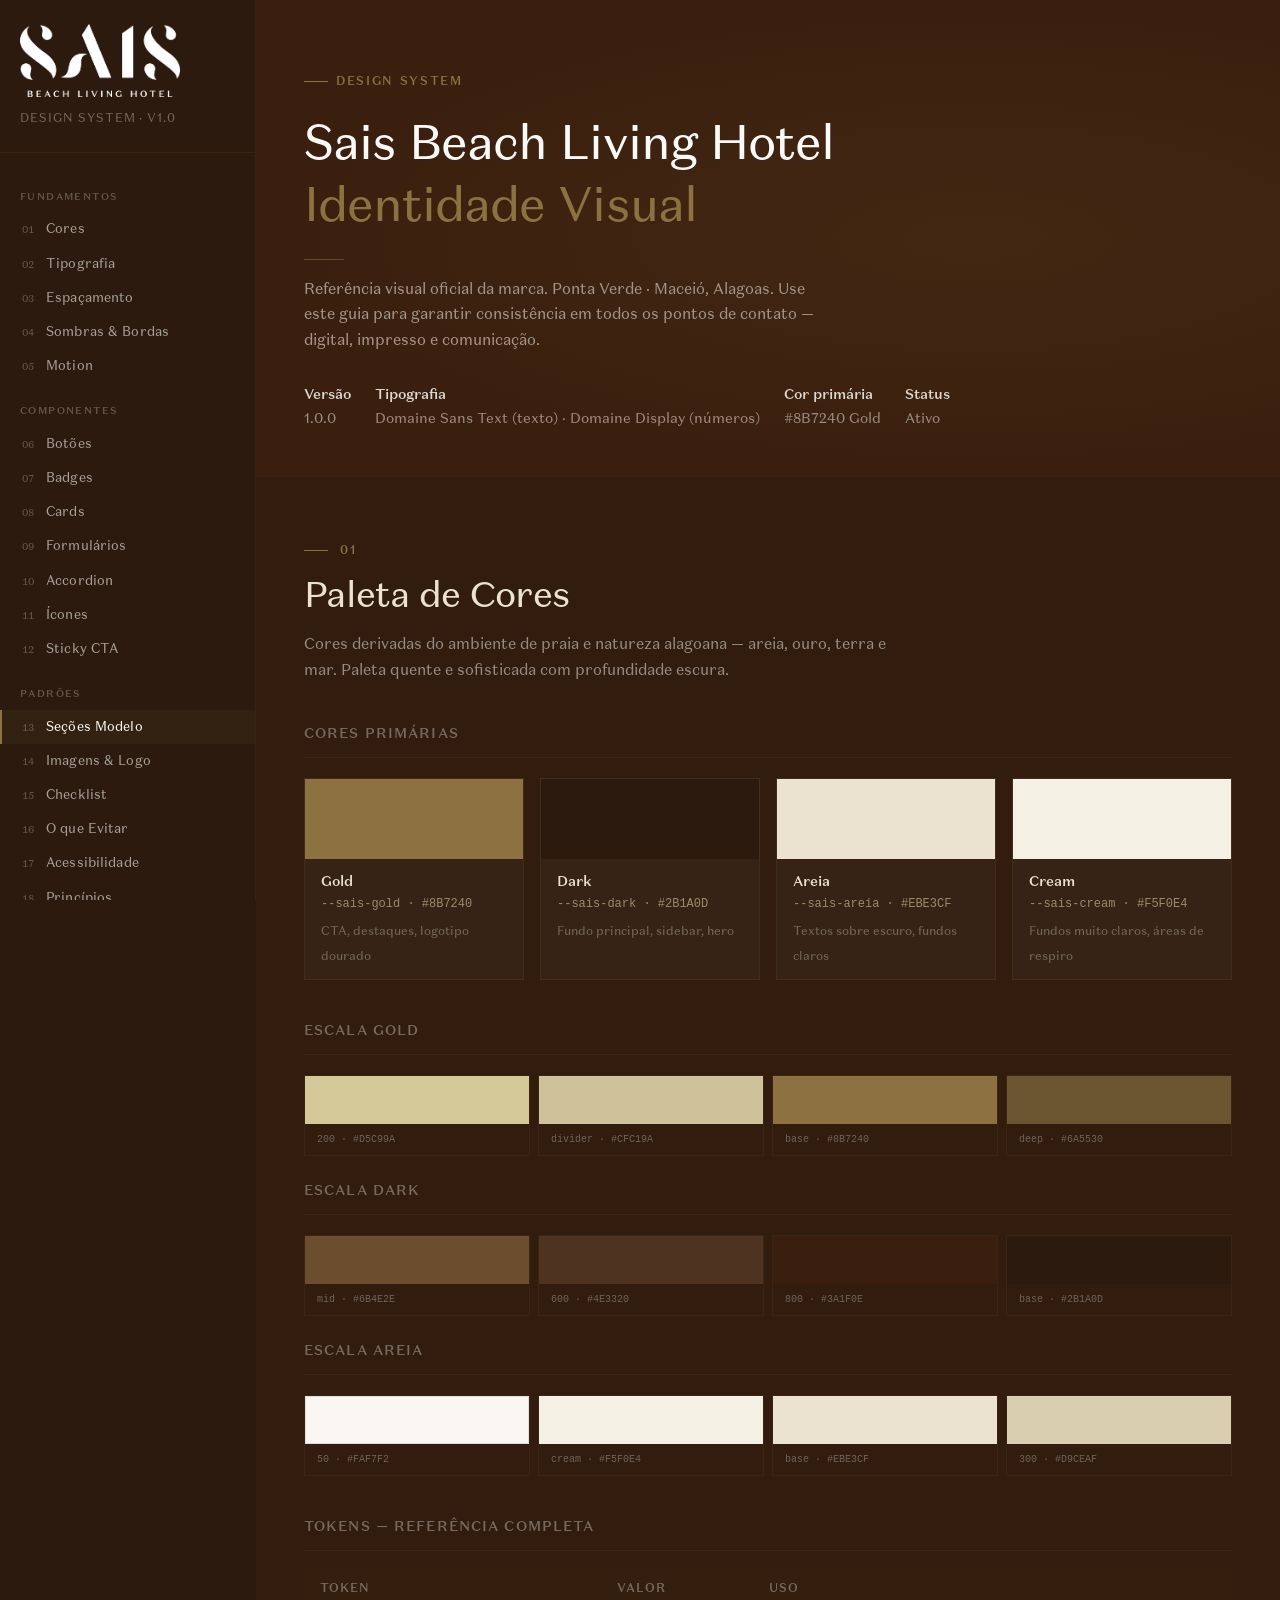
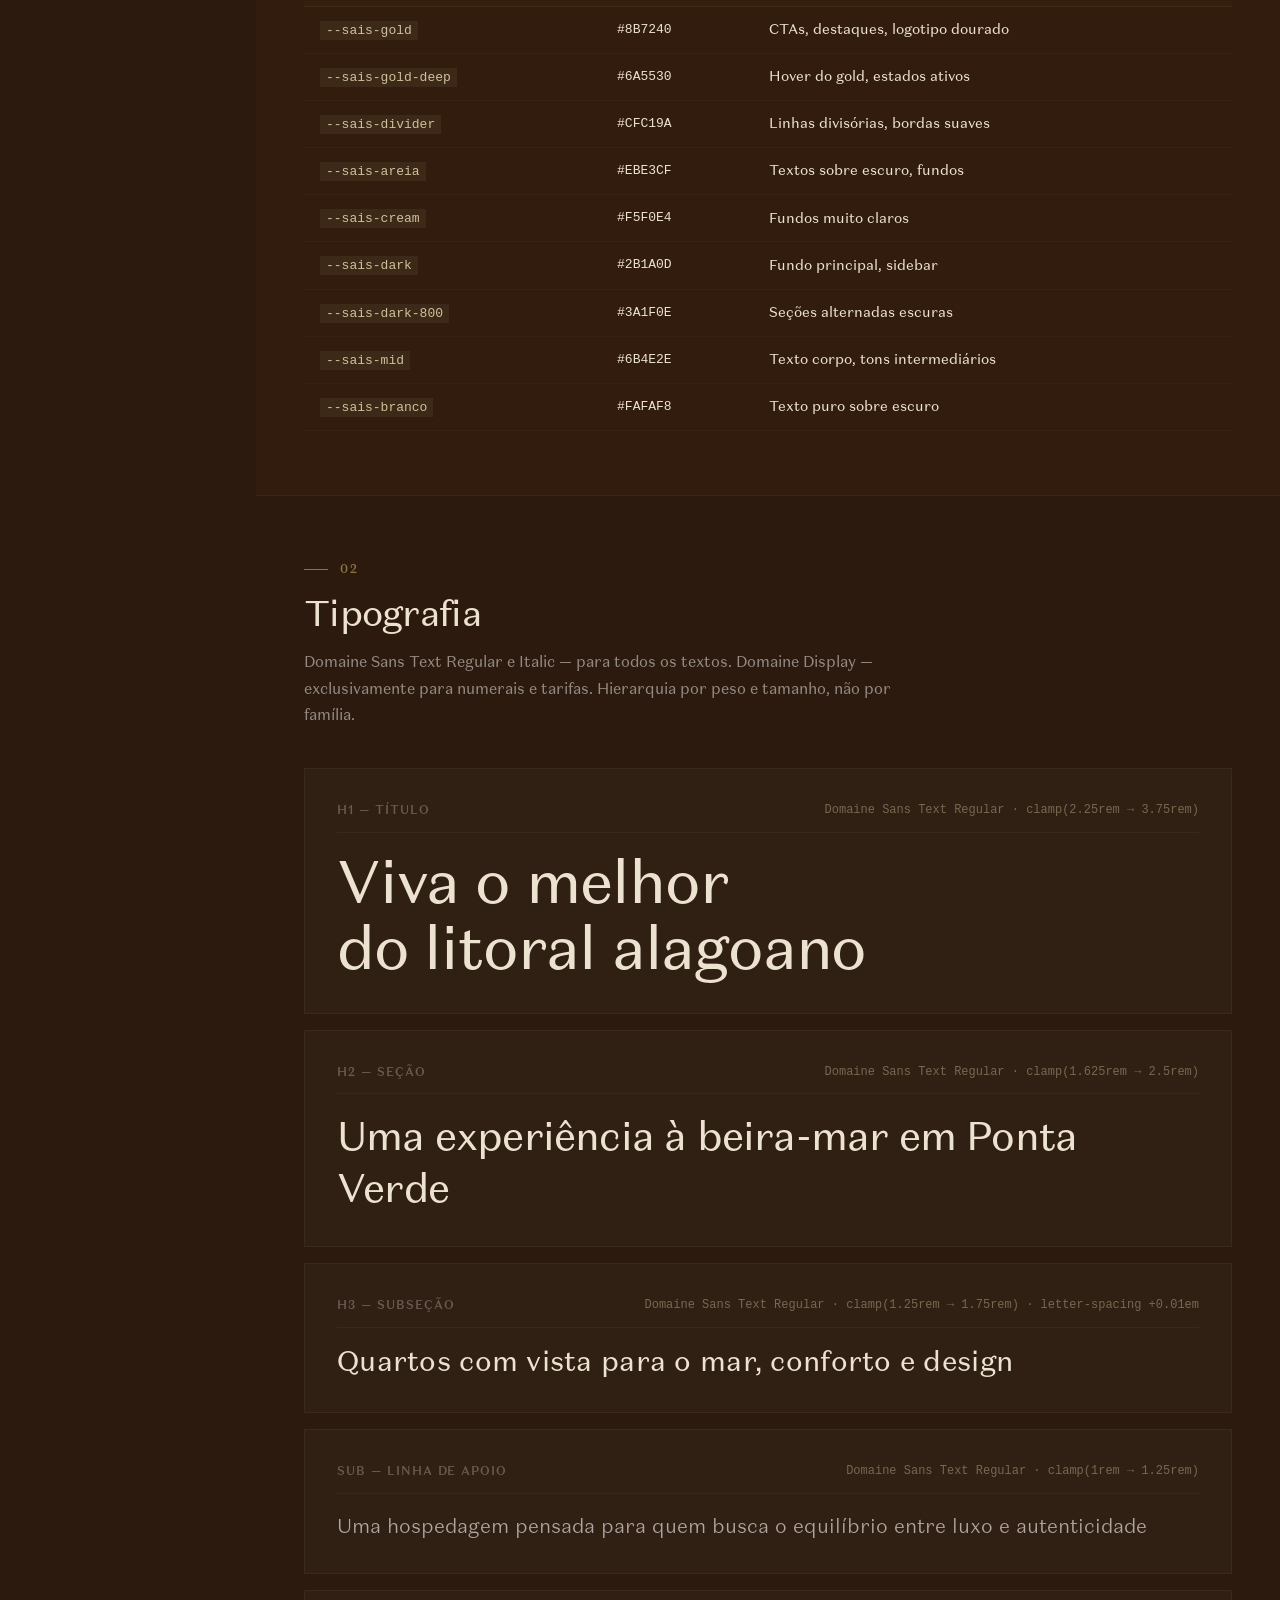
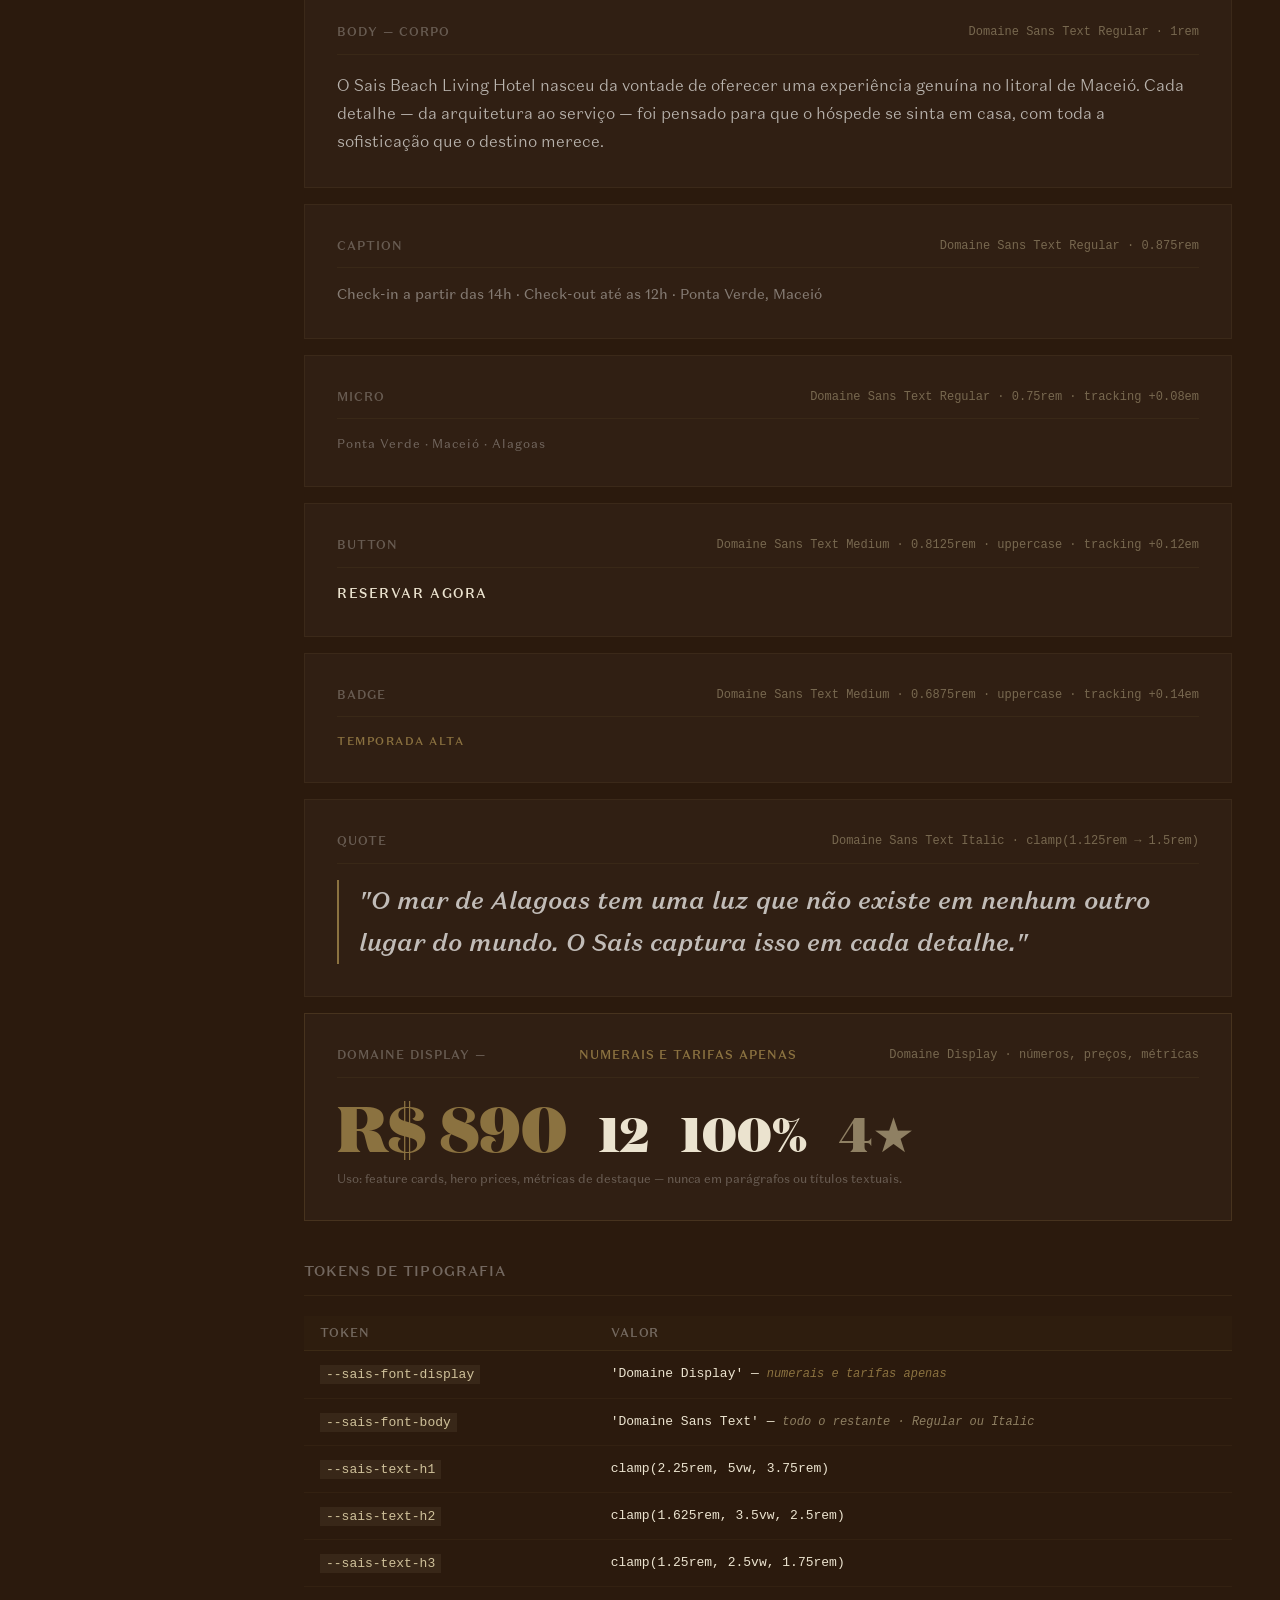
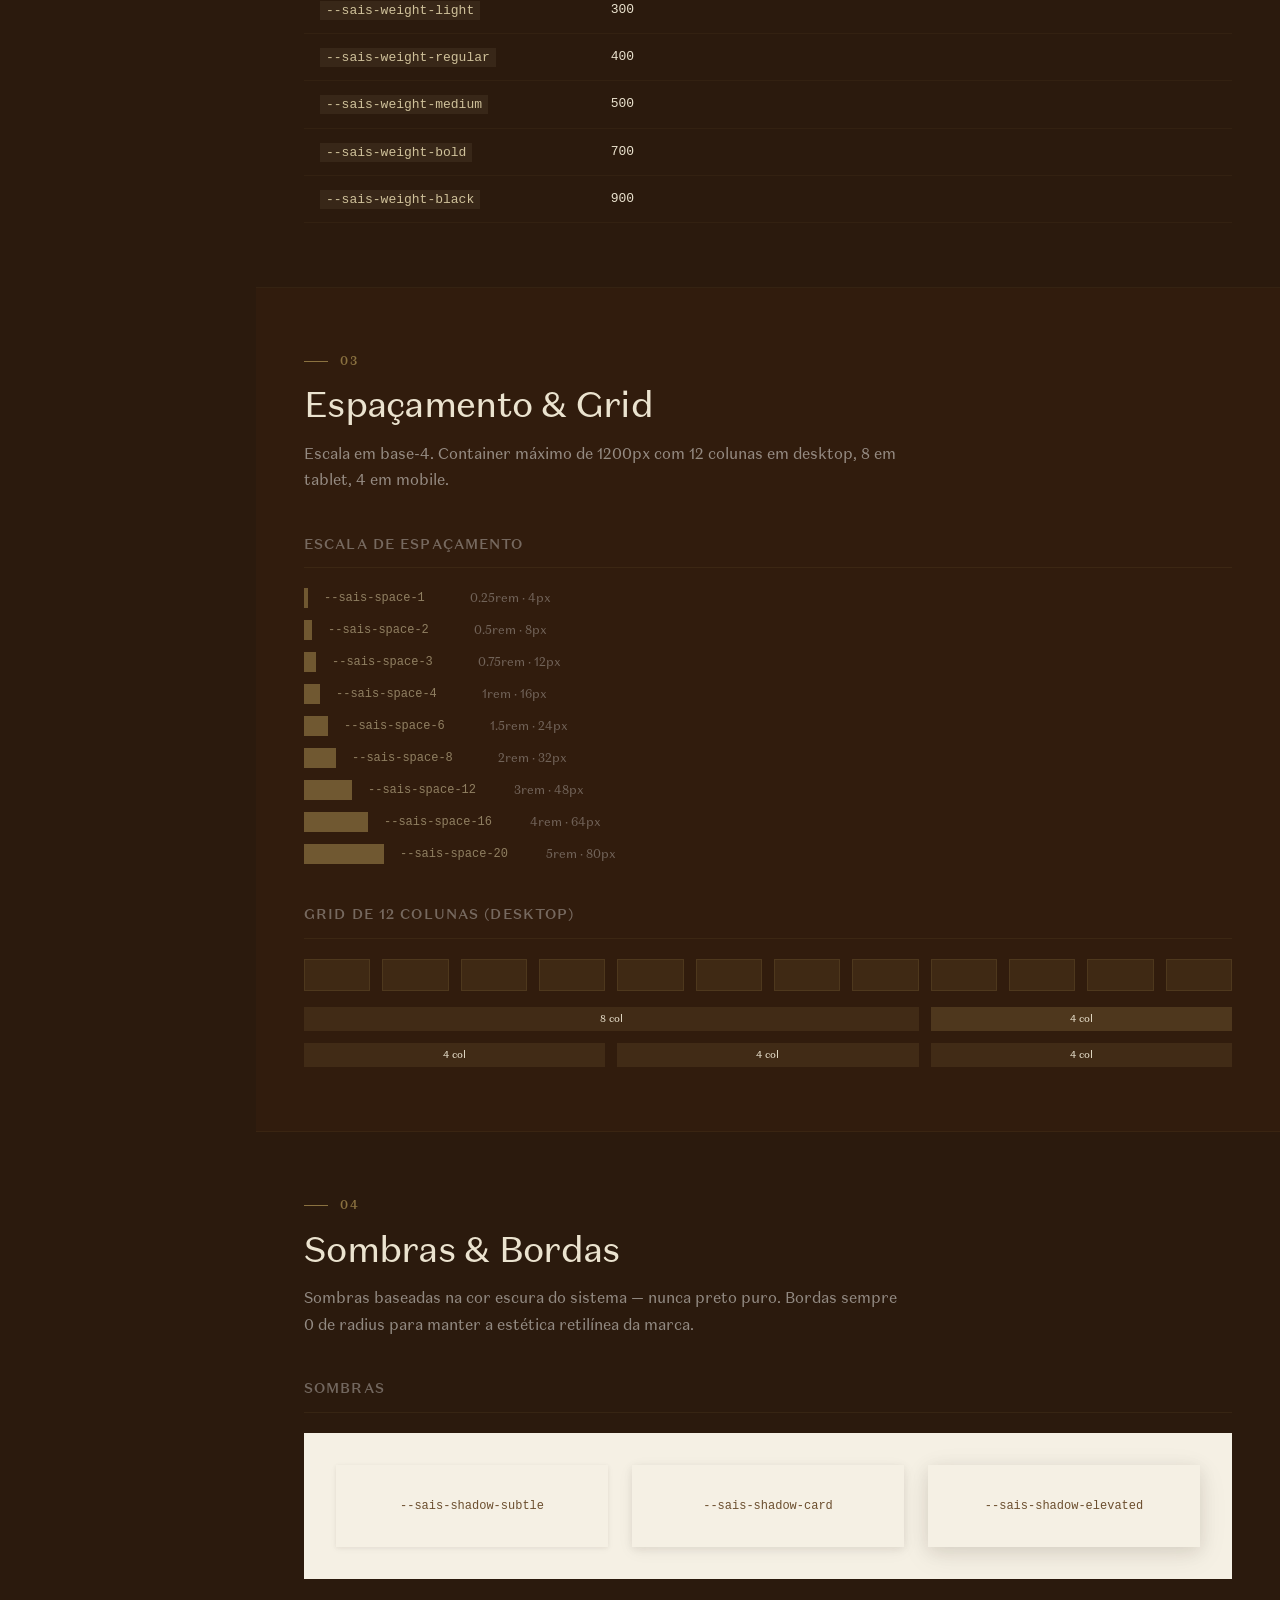
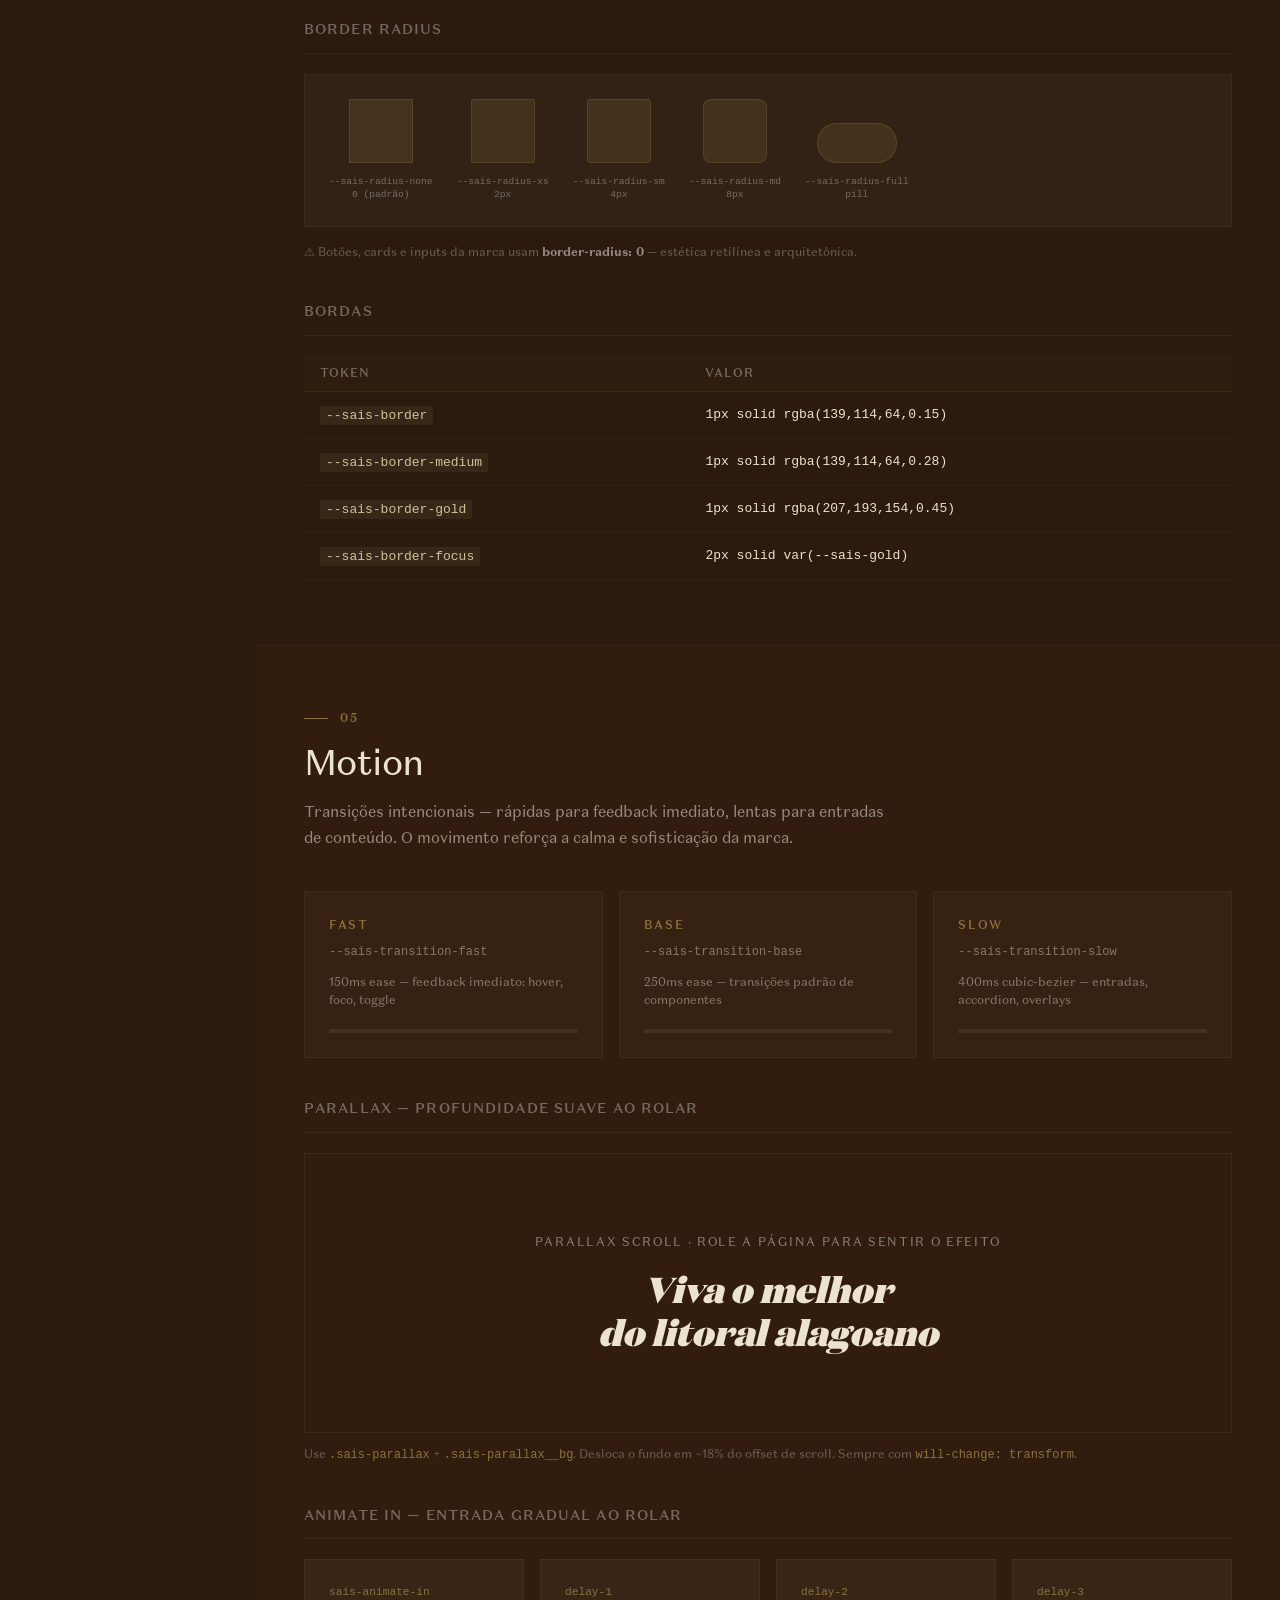
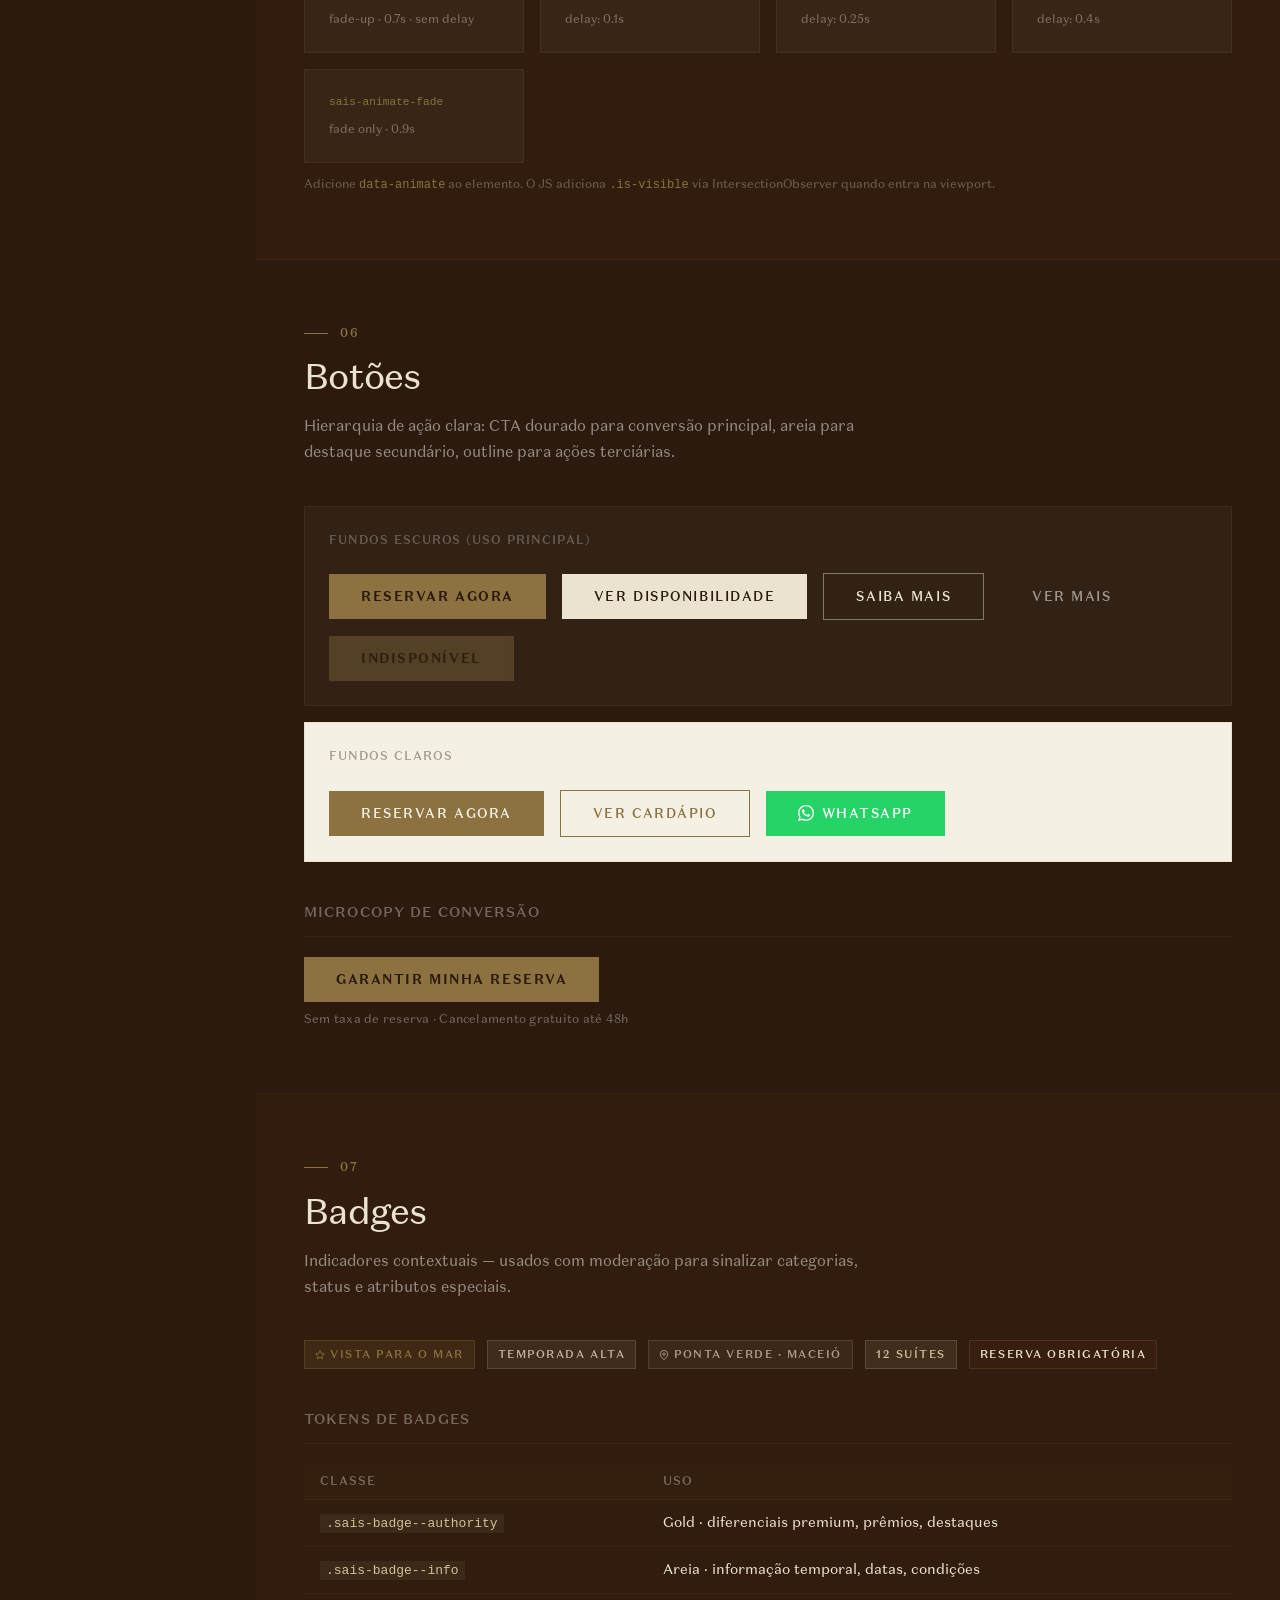
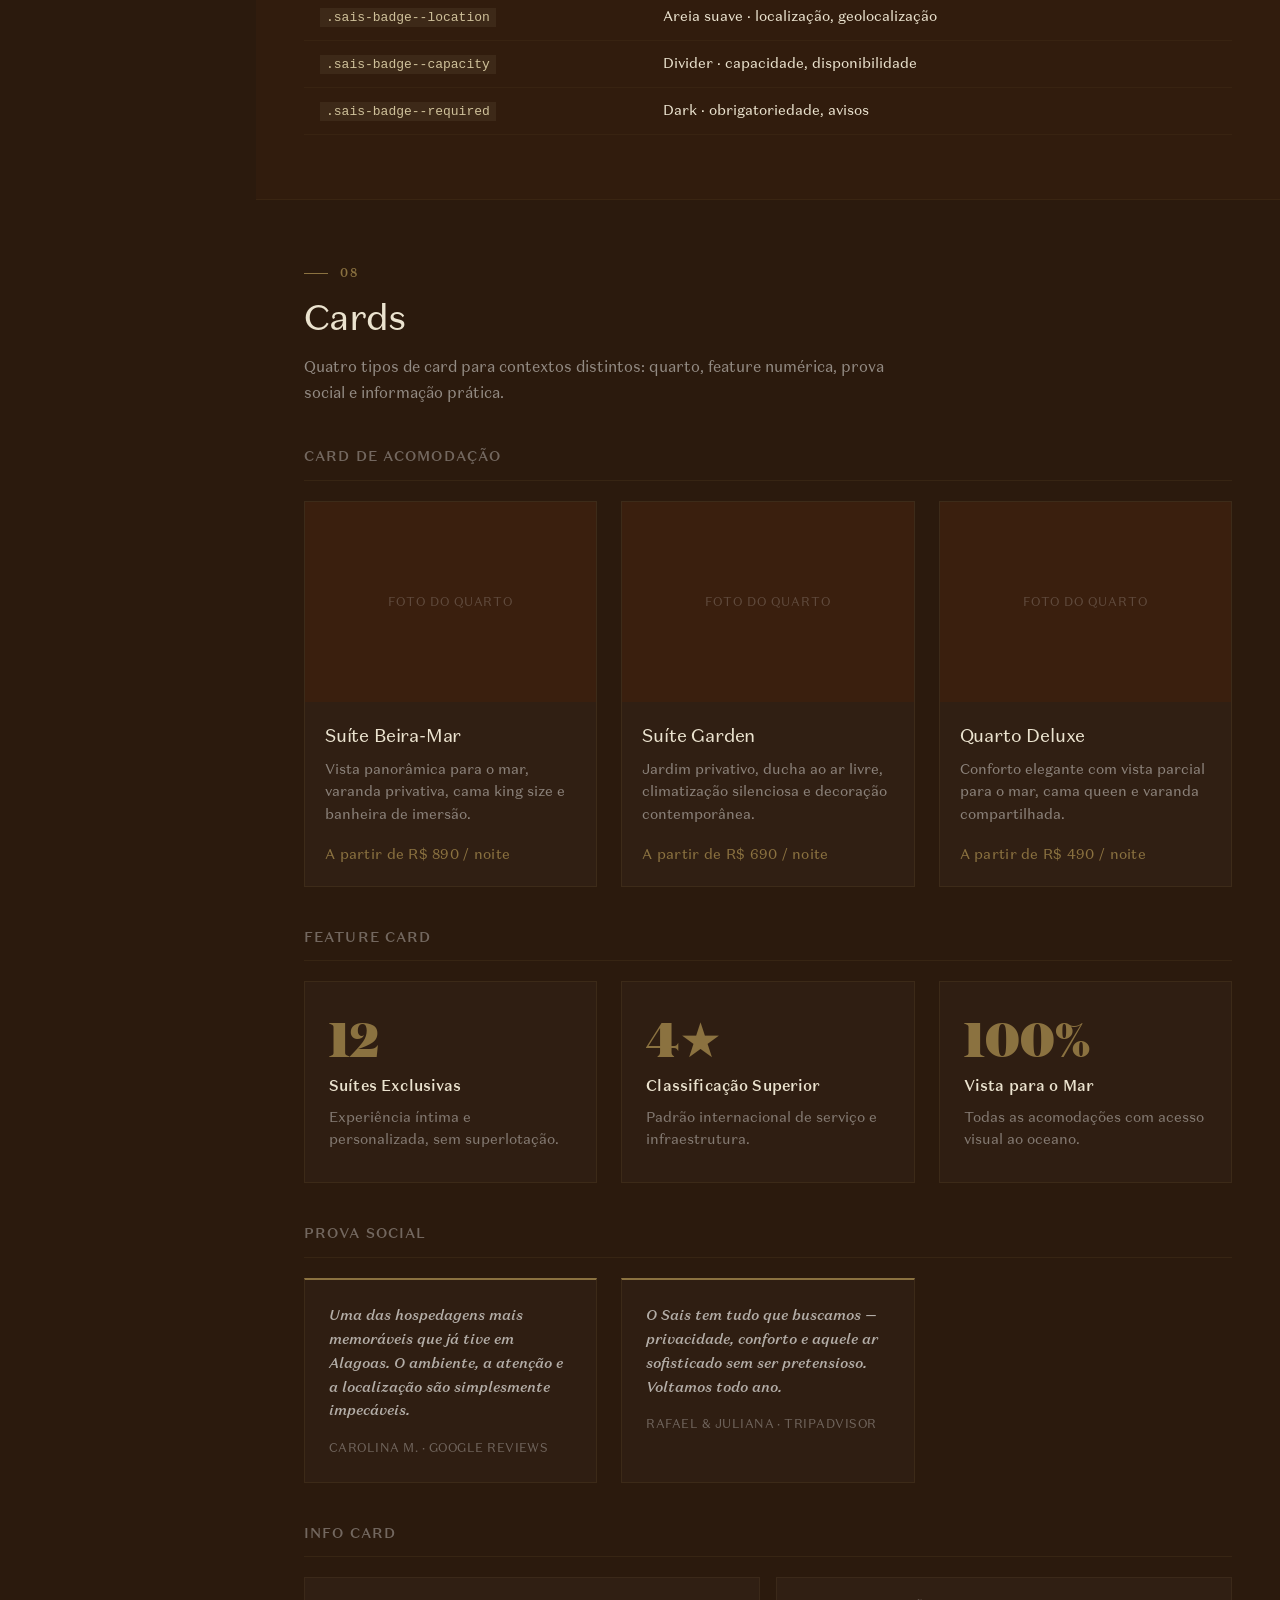
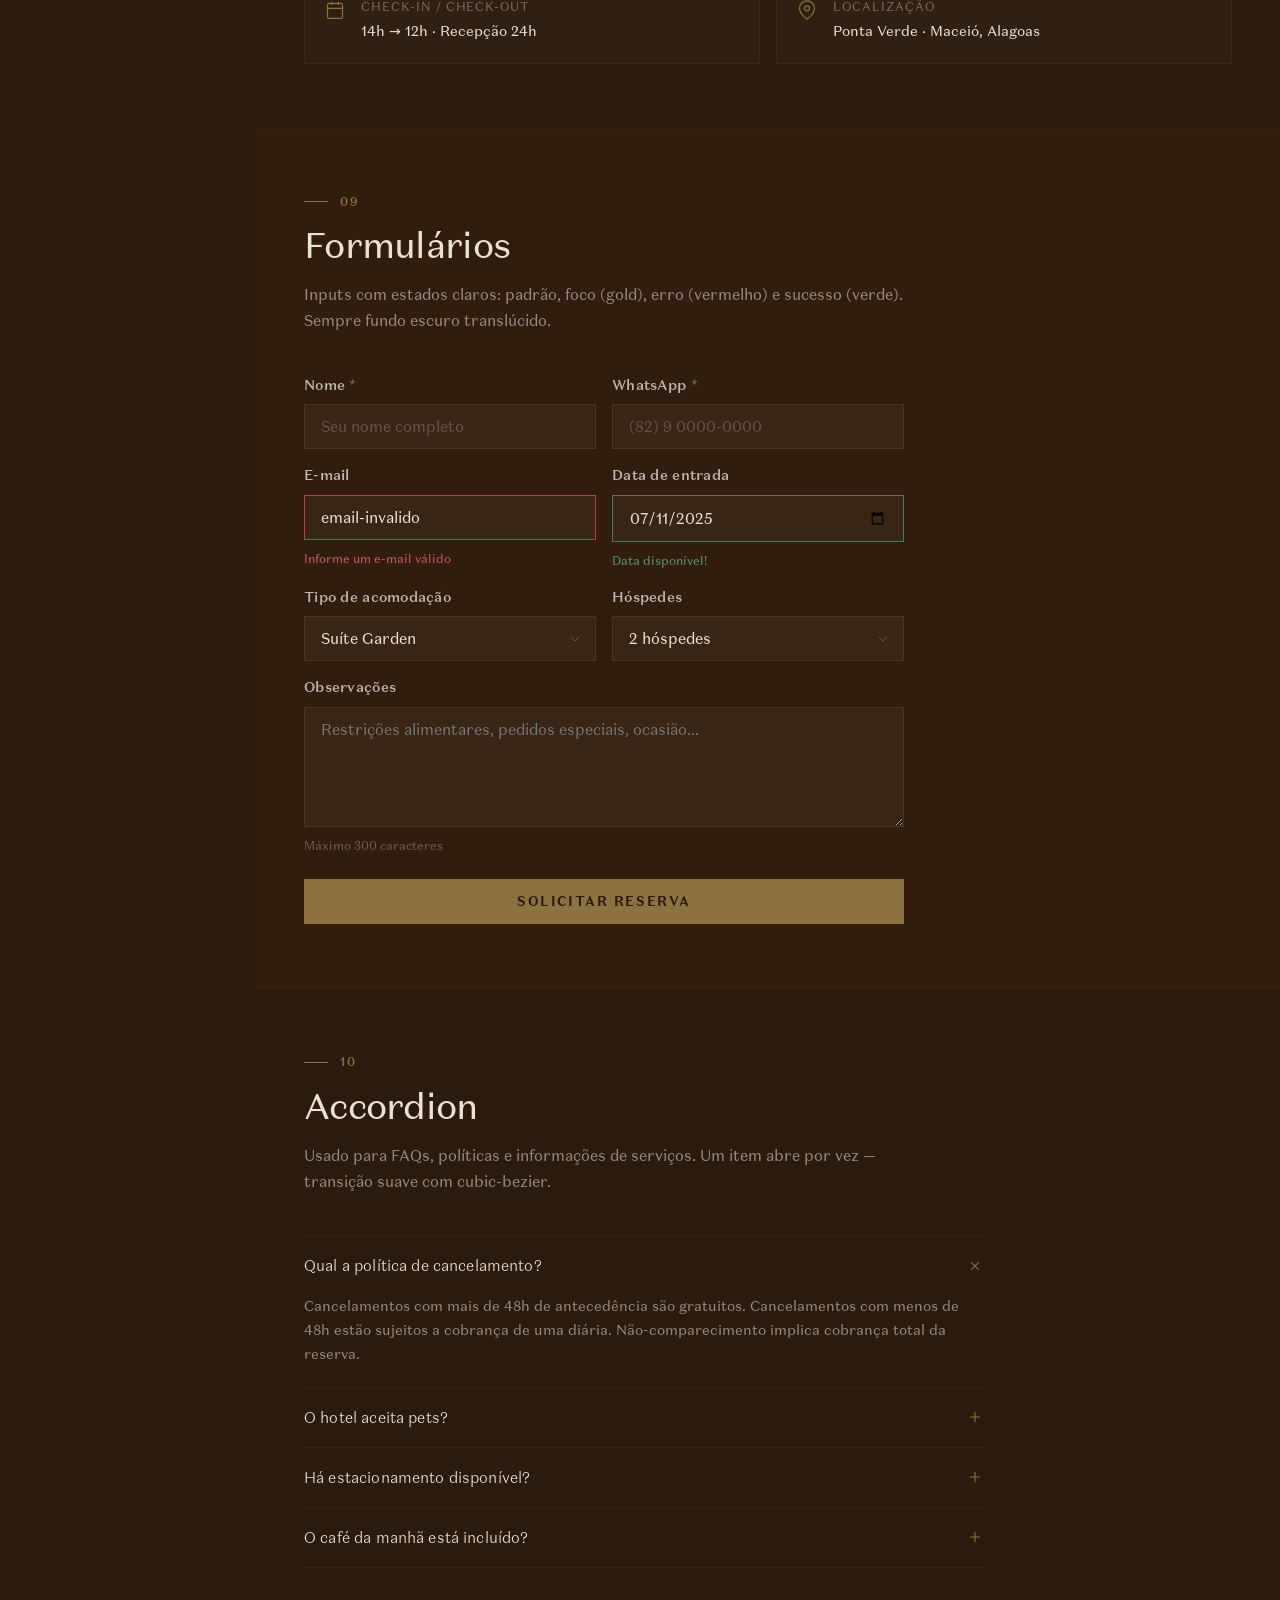
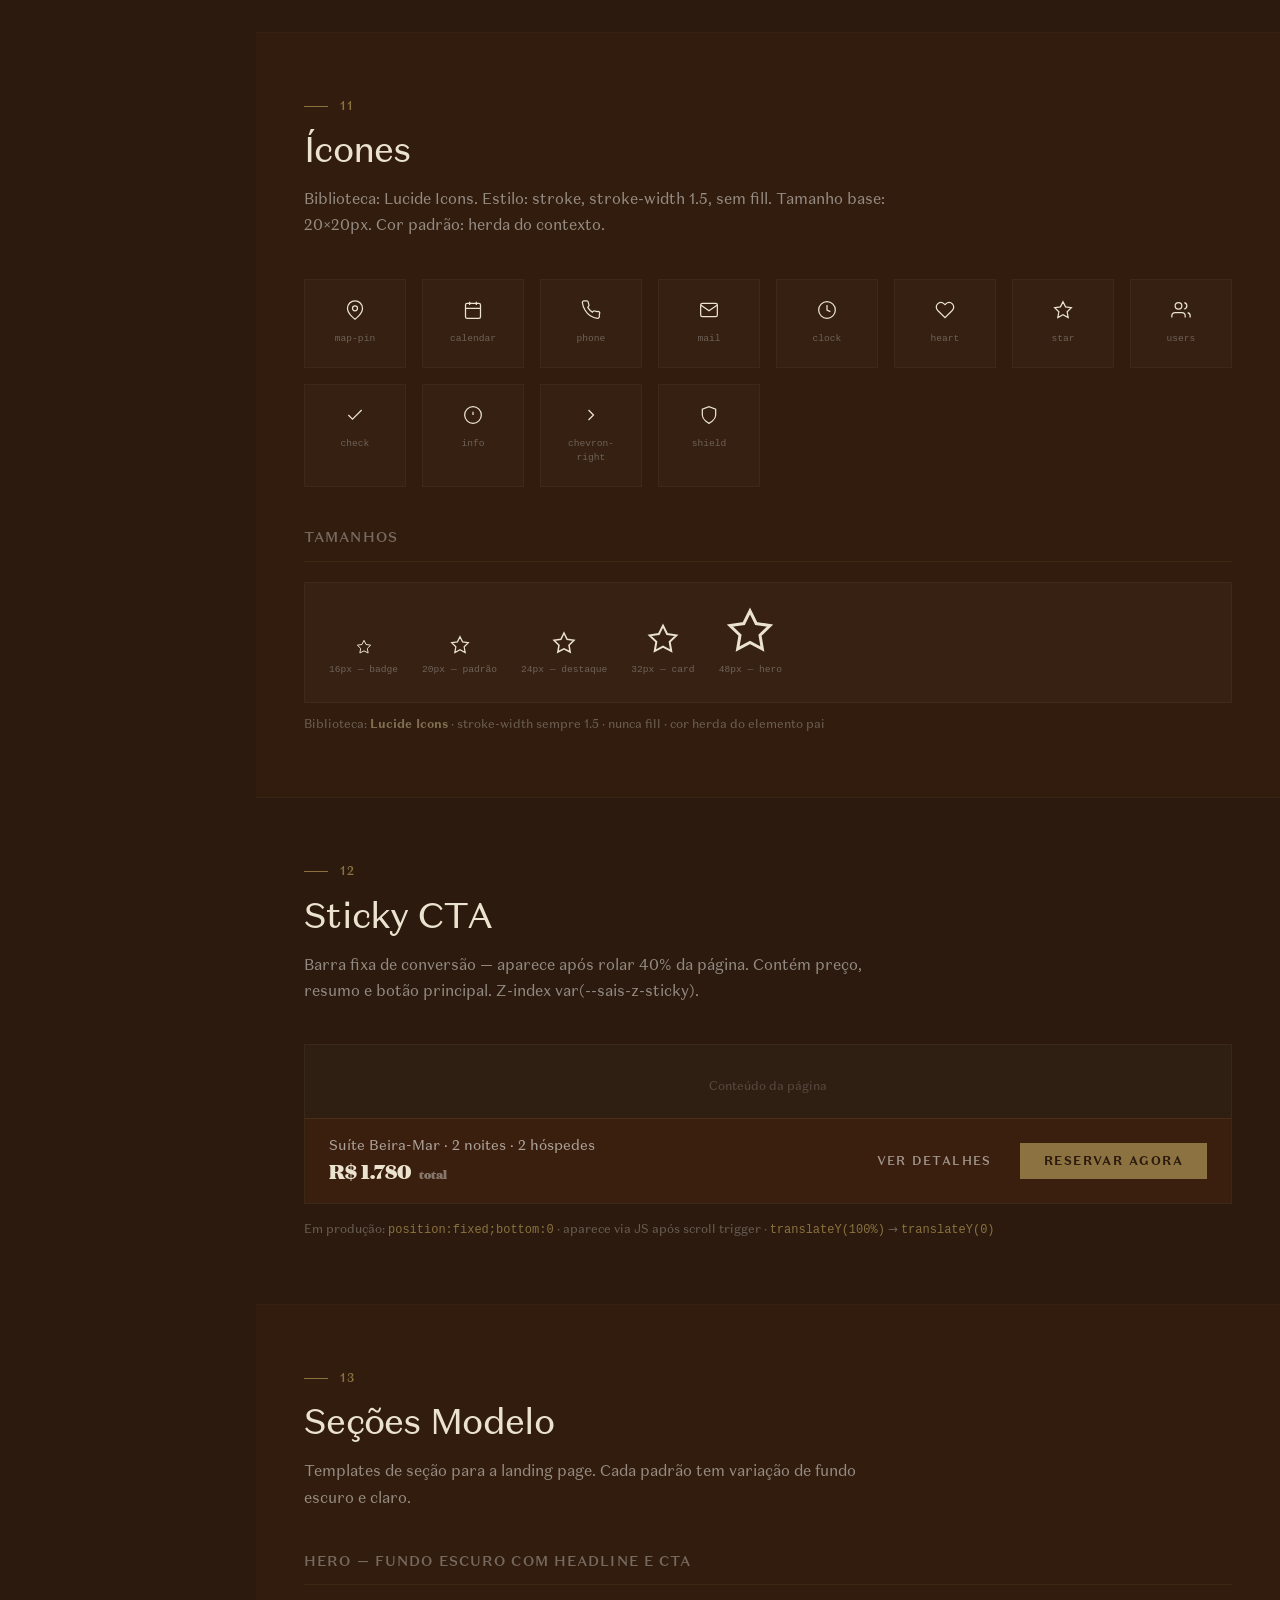
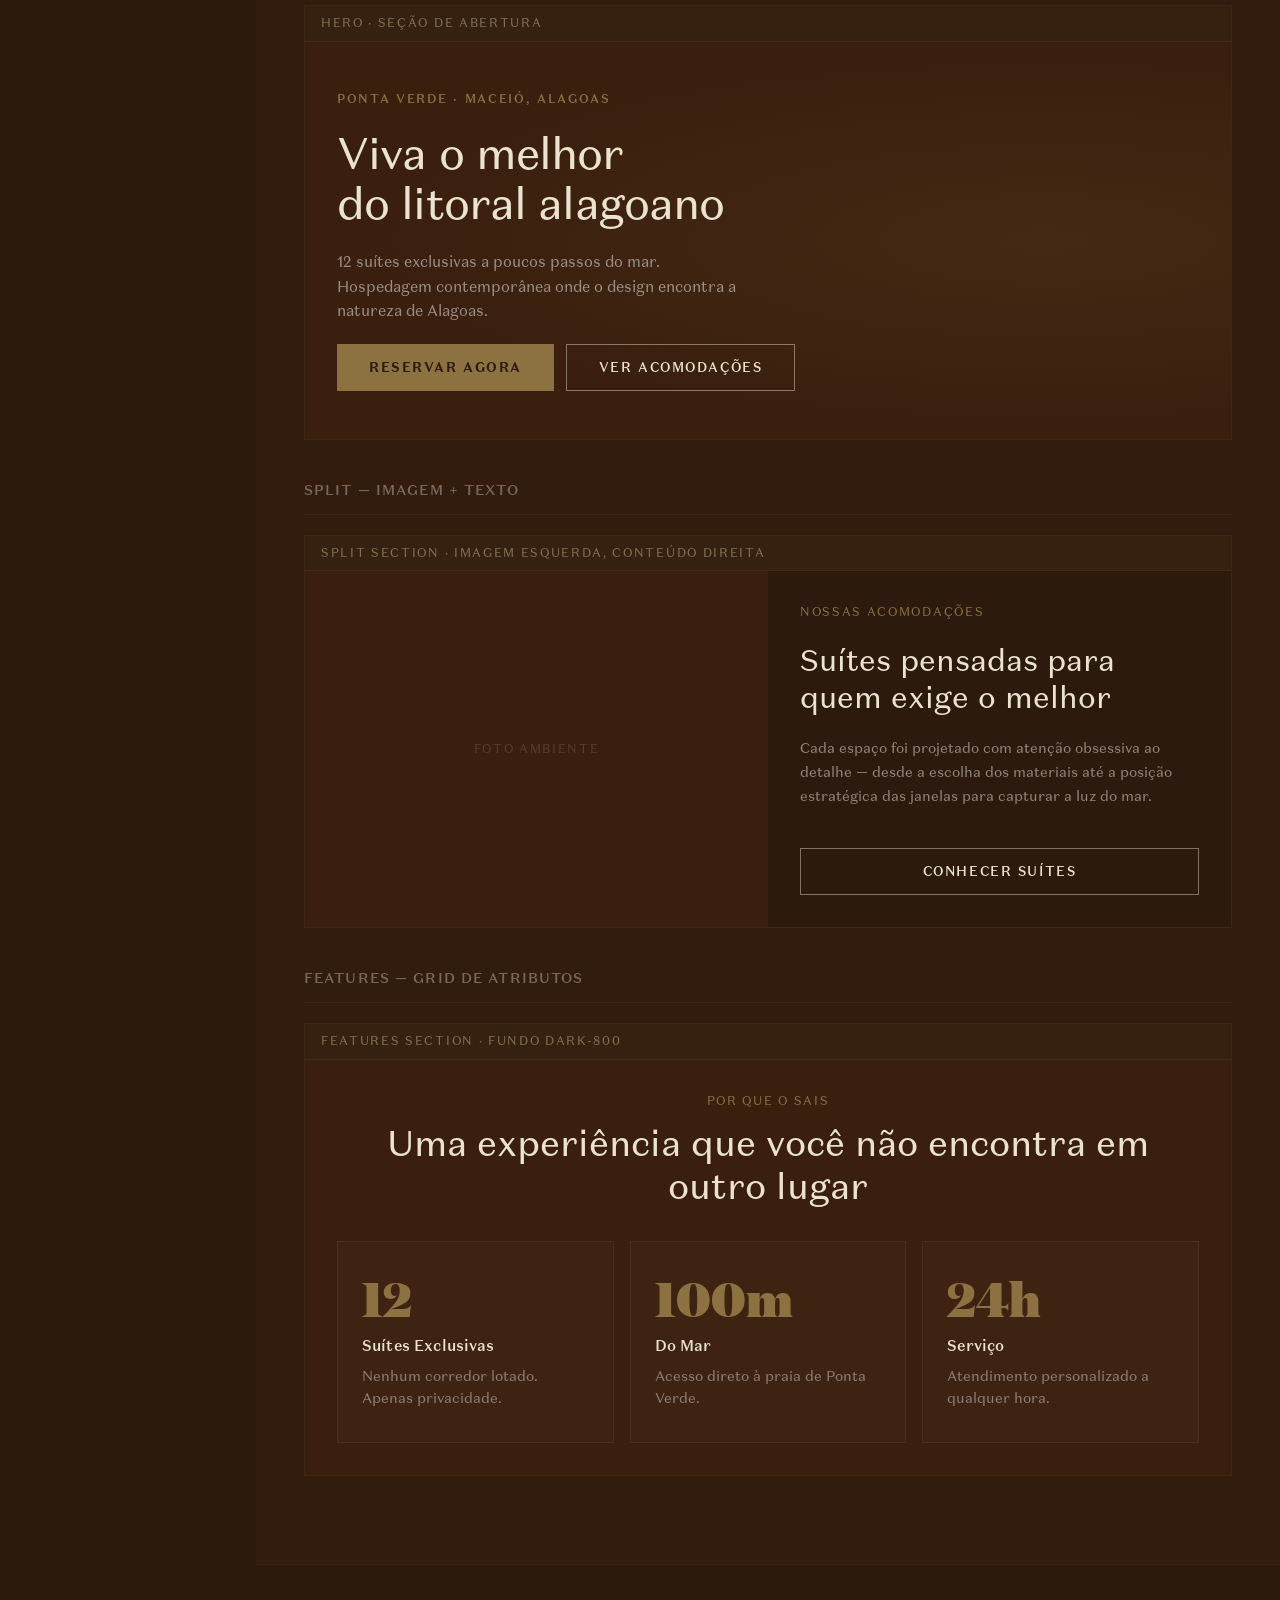
<file: index.html>
<!DOCTYPE html>
<html lang="pt-BR">
<head>
  <meta charset="UTF-8" />
  <meta name="viewport" content="width=device-width, initial-scale=1.0" />
  <meta name="robots" content="noindex, nofollow" />
  <title>Design System — Sais Beach Living Hotel</title>
  <link rel="stylesheet" href="sais-tokens.css" />
  <link rel="stylesheet" href="sais-guide.css" />
</head>
<body>
<div class="sg-layout">

  <!-- SIDEBAR -->
  <aside class="sg-sidebar" id="sidebar">
    <div class="sg-sidebar__brand">
      <img class="sg-sidebar__logo"
           src="imgs/LOGO + TAGLINE BRANCO.png"
           alt="Sais Beach Living Hotel"
           onerror="this.style.display='none'" />
      <div class="sg-sidebar__subtitle">Design System · v1.0</div>
    </div>
    <nav class="sg-nav">
      <div class="sg-nav__group-label">Fundamentos</div>
      <a class="sg-nav__item" href="#cores"><span class="num">01</span>Cores</a>
      <a class="sg-nav__item" href="#tipografia"><span class="num">02</span>Tipografia</a>
      <a class="sg-nav__item" href="#espacamento"><span class="num">03</span>Espaçamento</a>
      <a class="sg-nav__item" href="#sombras"><span class="num">04</span>Sombras & Bordas</a>
      <a class="sg-nav__item" href="#motion"><span class="num">05</span>Motion</a>

      <div class="sg-nav__group-label">Componentes</div>
      <a class="sg-nav__item" href="#botoes"><span class="num">06</span>Botões</a>
      <a class="sg-nav__item" href="#badges"><span class="num">07</span>Badges</a>
      <a class="sg-nav__item" href="#cards"><span class="num">08</span>Cards</a>
      <a class="sg-nav__item" href="#formularios"><span class="num">09</span>Formulários</a>
      <a class="sg-nav__item" href="#accordion"><span class="num">10</span>Accordion</a>
      <a class="sg-nav__item" href="#icones"><span class="num">11</span>Ícones</a>
      <a class="sg-nav__item" href="#sticky"><span class="num">12</span>Sticky CTA</a>

      <div class="sg-nav__group-label">Padrões</div>
      <a class="sg-nav__item" href="#secoes"><span class="num">13</span>Seções Modelo</a>
      <a class="sg-nav__item" href="#imagens"><span class="num">14</span>Imagens & Logo</a>
      <a class="sg-nav__item" href="#checklist"><span class="num">15</span>Checklist</a>
      <a class="sg-nav__item" href="#evitar"><span class="num">16</span>O que Evitar</a>
      <a class="sg-nav__item" href="#acessibilidade"><span class="num">17</span>Acessibilidade</a>
      <a class="sg-nav__item" href="#principios"><span class="num">18</span>Princípios</a>
    </nav>
  </aside>

  <!-- MOBILE TOGGLE -->
  <button class="sg-mobile-toggle" id="mobileToggle" aria-label="Abrir menu">
    <svg width="20" height="20" viewBox="0 0 24 24" fill="none" stroke="currentColor" stroke-width="1.5">
      <path d="M3 12h18M3 6h18M3 18h18"/>
    </svg>
  </button>

  <!-- MAIN -->
  <main class="sg-main">

    <!-- HEADER -->
    <header class="sg-header">
      <div class="sg-header__badge">Design System</div>
      <h1>Sais Beach Living Hotel<br><em>Identidade Visual</em></h1>
      <p class="sg-header__desc">
        Referência visual oficial da marca. Ponta Verde · Maceió, Alagoas. Use este guia para garantir consistência em todos os pontos de contato — digital, impresso e comunicação.
      </p>
      <div class="sg-header__meta">
        <div class="sg-header__meta-item"><strong>Versão</strong>1.0.0</div>
        <div class="sg-header__meta-item"><strong>Tipografia</strong>Domaine Sans Text (texto) · Domaine Display (números)</div>
        <div class="sg-header__meta-item"><strong>Cor primária</strong>#8B7240 Gold</div>
        <div class="sg-header__meta-item"><strong>Status</strong>Ativo</div>
      </div>
    </header>

    <!-- ── 01 CORES ───────────────────────────────────── -->
    <section class="sg-section" id="cores">
      <div class="sg-section__header">
        <span class="sg-section__num">01</span>
        <h2 class="sg-section__title">Paleta de Cores</h2>
        <p class="sg-section__desc">Cores derivadas do ambiente de praia e natureza alagoana — areia, ouro, terra e mar. Paleta quente e sofisticada com profundidade escura.</p>
      </div>

      <div class="sg-subsection">
        <h3 class="sg-subsection__title">Cores primárias</h3>
        <div class="sg-color-grid">
          <div class="sg-color-card">
            <div class="sg-color-swatch" style="background:#8B7240"></div>
            <div class="sg-color-info">
              <span class="sg-color-name">Gold</span>
              <span class="sg-color-hex">--sais-gold · #8B7240</span>
              <span class="sg-color-role">CTA, destaques, logotipo dourado</span>
            </div>
          </div>
          <div class="sg-color-card">
            <div class="sg-color-swatch" style="background:#2B1A0D"></div>
            <div class="sg-color-info">
              <span class="sg-color-name">Dark</span>
              <span class="sg-color-hex">--sais-dark · #2B1A0D</span>
              <span class="sg-color-role">Fundo principal, sidebar, hero</span>
            </div>
          </div>
          <div class="sg-color-card">
            <div class="sg-color-swatch" style="background:#EBE3CF"></div>
            <div class="sg-color-info">
              <span class="sg-color-name">Areia</span>
              <span class="sg-color-hex">--sais-areia · #EBE3CF</span>
              <span class="sg-color-role">Textos sobre escuro, fundos claros</span>
            </div>
          </div>
          <div class="sg-color-card">
            <div class="sg-color-swatch" style="background:#F5F0E4"></div>
            <div class="sg-color-info">
              <span class="sg-color-name">Cream</span>
              <span class="sg-color-hex">--sais-cream · #F5F0E4</span>
              <span class="sg-color-role">Fundos muito claros, áreas de respiro</span>
            </div>
          </div>
        </div>
      </div>

      <div class="sg-subsection">
        <h3 class="sg-subsection__title">Escala Gold</h3>
        <div class="sg-color-row">
          <div class="sg-color-chip">
            <div class="sg-color-chip__swatch" style="background:#D5C99A"></div>
            <div class="sg-color-chip__label">200 · #D5C99A</div>
          </div>
          <div class="sg-color-chip">
            <div class="sg-color-chip__swatch" style="background:#CFC19A"></div>
            <div class="sg-color-chip__label">divider · #CFC19A</div>
          </div>
          <div class="sg-color-chip">
            <div class="sg-color-chip__swatch" style="background:#8B7240"></div>
            <div class="sg-color-chip__label">base · #8B7240</div>
          </div>
          <div class="sg-color-chip">
            <div class="sg-color-chip__swatch" style="background:#6A5530"></div>
            <div class="sg-color-chip__label">deep · #6A5530</div>
          </div>
        </div>

        <h3 class="sg-subsection__title">Escala Dark</h3>
        <div class="sg-color-row">
          <div class="sg-color-chip">
            <div class="sg-color-chip__swatch" style="background:#6B4E2E"></div>
            <div class="sg-color-chip__label">mid · #6B4E2E</div>
          </div>
          <div class="sg-color-chip">
            <div class="sg-color-chip__swatch" style="background:#4E3320"></div>
            <div class="sg-color-chip__label">600 · #4E3320</div>
          </div>
          <div class="sg-color-chip">
            <div class="sg-color-chip__swatch" style="background:#3A1F0E"></div>
            <div class="sg-color-chip__label">800 · #3A1F0E</div>
          </div>
          <div class="sg-color-chip">
            <div class="sg-color-chip__swatch" style="background:#2B1A0D"></div>
            <div class="sg-color-chip__label">base · #2B1A0D</div>
          </div>
        </div>

        <h3 class="sg-subsection__title">Escala Areia</h3>
        <div class="sg-color-row">
          <div class="sg-color-chip">
            <div class="sg-color-chip__swatch" style="background:#FAF7F2;border:1px solid #ddd"></div>
            <div class="sg-color-chip__label">50 · #FAF7F2</div>
          </div>
          <div class="sg-color-chip">
            <div class="sg-color-chip__swatch" style="background:#F5F0E4"></div>
            <div class="sg-color-chip__label">cream · #F5F0E4</div>
          </div>
          <div class="sg-color-chip">
            <div class="sg-color-chip__swatch" style="background:#EBE3CF"></div>
            <div class="sg-color-chip__label">base · #EBE3CF</div>
          </div>
          <div class="sg-color-chip">
            <div class="sg-color-chip__swatch" style="background:#D9CEAF"></div>
            <div class="sg-color-chip__label">300 · #D9CEAF</div>
          </div>
        </div>
      </div>

      <div class="sg-subsection">
        <h3 class="sg-subsection__title">Tokens — referência completa</h3>
        <table class="sg-token-table">
          <thead>
            <tr><th>Token</th><th>Valor</th><th>Uso</th></tr>
          </thead>
          <tbody>
            <tr><td><span class="sg-token-name">--sais-gold</span></td><td class="sg-token-value">#8B7240</td><td>CTAs, destaques, logotipo dourado</td></tr>
            <tr><td><span class="sg-token-name">--sais-gold-deep</span></td><td class="sg-token-value">#6A5530</td><td>Hover do gold, estados ativos</td></tr>
            <tr><td><span class="sg-token-name">--sais-divider</span></td><td class="sg-token-value">#CFC19A</td><td>Linhas divisórias, bordas suaves</td></tr>
            <tr><td><span class="sg-token-name">--sais-areia</span></td><td class="sg-token-value">#EBE3CF</td><td>Textos sobre escuro, fundos</td></tr>
            <tr><td><span class="sg-token-name">--sais-cream</span></td><td class="sg-token-value">#F5F0E4</td><td>Fundos muito claros</td></tr>
            <tr><td><span class="sg-token-name">--sais-dark</span></td><td class="sg-token-value">#2B1A0D</td><td>Fundo principal, sidebar</td></tr>
            <tr><td><span class="sg-token-name">--sais-dark-800</span></td><td class="sg-token-value">#3A1F0E</td><td>Seções alternadas escuras</td></tr>
            <tr><td><span class="sg-token-name">--sais-mid</span></td><td class="sg-token-value">#6B4E2E</td><td>Texto corpo, tons intermediários</td></tr>
            <tr><td><span class="sg-token-name">--sais-branco</span></td><td class="sg-token-value">#FAFAF8</td><td>Texto puro sobre escuro</td></tr>
          </tbody>
        </table>
      </div>
    </section>

    <!-- ── 02 TIPOGRAFIA ──────────────────────────────── -->
    <section class="sg-section" id="tipografia">
      <div class="sg-section__header">
        <span class="sg-section__num">02</span>
        <h2 class="sg-section__title">Tipografia</h2>
        <p class="sg-section__desc">Domaine Sans Text Regular e Italic — para todos os textos. Domaine Display — exclusivamente para numerais e tarifas. Hierarquia por peso e tamanho, não por família.</p>
      </div>

      <div class="sg-type-sample">
        <div class="sg-type-sample__label">H1 — Título <span>Domaine Sans Text Regular · clamp(2.25rem → 3.75rem)</span></div>
        <p class="sg-type-h1">Viva o melhor<br>do litoral alagoano</p>
      </div>

      <div class="sg-type-sample">
        <div class="sg-type-sample__label">H2 — Seção <span>Domaine Sans Text Regular · clamp(1.625rem → 2.5rem)</span></div>
        <p class="sg-type-h2">Uma experiência à beira-mar em Ponta Verde</p>
      </div>

      <div class="sg-type-sample">
        <div class="sg-type-sample__label">H3 — Subseção <span>Domaine Sans Text Regular · clamp(1.25rem → 1.75rem) · letter-spacing +0.01em</span></div>
        <p class="sg-type-h3">Quartos com vista para o mar, conforto e design</p>
      </div>

      <div class="sg-type-sample">
        <div class="sg-type-sample__label">Sub — Linha de apoio <span>Domaine Sans Text Regular · clamp(1rem → 1.25rem)</span></div>
        <p class="sg-type-sub">Uma hospedagem pensada para quem busca o equilíbrio entre luxo e autenticidade</p>
      </div>

      <div class="sg-type-sample">
        <div class="sg-type-sample__label">Body — Corpo <span>Domaine Sans Text Regular · 1rem</span></div>
        <p class="sg-type-body">O Sais Beach Living Hotel nasceu da vontade de oferecer uma experiência genuína no litoral de Maceió. Cada detalhe — da arquitetura ao serviço — foi pensado para que o hóspede se sinta em casa, com toda a sofisticação que o destino merece.</p>
      </div>

      <div class="sg-type-sample">
        <div class="sg-type-sample__label">Caption <span>Domaine Sans Text Regular · 0.875rem</span></div>
        <p class="sg-type-caption">Check-in a partir das 14h · Check-out até as 12h · Ponta Verde, Maceió</p>
      </div>

      <div class="sg-type-sample">
        <div class="sg-type-sample__label">Micro <span>Domaine Sans Text Regular · 0.75rem · tracking +0.08em</span></div>
        <p class="sg-type-micro">Ponta Verde · Maceió · Alagoas</p>
      </div>

      <div class="sg-type-sample">
        <div class="sg-type-sample__label">Button <span>Domaine Sans Text Medium · 0.8125rem · uppercase · tracking +0.12em</span></div>
        <p class="sg-type-button">Reservar agora</p>
      </div>

      <div class="sg-type-sample">
        <div class="sg-type-sample__label">Badge <span>Domaine Sans Text Medium · 0.6875rem · uppercase · tracking +0.14em</span></div>
        <p class="sg-type-badge">Temporada Alta</p>
      </div>

      <div class="sg-type-sample">
        <div class="sg-type-sample__label">Quote <span>Domaine Sans Text Italic · clamp(1.125rem → 1.5rem)</span></div>
        <blockquote class="sg-type-quote">"O mar de Alagoas tem uma luz que não existe em nenhum outro lugar do mundo. O Sais captura isso em cada detalhe."</blockquote>
      </div>

      <div class="sg-type-sample" style="border-color:rgba(139,114,64,0.25)">
        <div class="sg-type-sample__label">Domaine Display — <em style="font-style:normal;color:var(--sais-gold)">numerais e tarifas apenas</em> <span>Domaine Display · números, preços, métricas</span></div>
        <div style="display:flex;align-items:baseline;gap:var(--sais-space-8);flex-wrap:wrap">
          <span style="font-family:var(--sais-font-display);font-size:clamp(2.5rem,5vw,4rem);color:var(--sais-gold);font-weight:400;line-height:1">R$ 890</span>
          <span style="font-family:var(--sais-font-display);font-size:clamp(2rem,4vw,3rem);color:var(--sais-areia);font-weight:400;line-height:1">12</span>
          <span style="font-family:var(--sais-font-display);font-size:clamp(2rem,4vw,3rem);color:var(--sais-areia);font-weight:400;line-height:1">100%</span>
          <span style="font-family:var(--sais-font-display);font-size:clamp(2rem,4vw,3rem);color:rgba(207,193,154,.6);font-weight:400;line-height:1">4★</span>
        </div>
        <p style="margin-top:var(--sais-space-3);font-size:var(--sais-text-micro);color:rgba(250,250,248,.28)">Uso: feature cards, hero prices, métricas de destaque — nunca em parágrafos ou títulos textuais.</p>
      </div>

      <div class="sg-subsection">
        <h3 class="sg-subsection__title">Tokens de tipografia</h3>
        <table class="sg-token-table">
          <thead><tr><th>Token</th><th>Valor</th></tr></thead>
          <tbody>
            <tr><td><span class="sg-token-name">--sais-font-display</span></td><td class="sg-token-value">'Domaine Display' — <em style="color:var(--sais-gold);font-size:0.75rem">numerais e tarifas apenas</em></td></tr>
            <tr><td><span class="sg-token-name">--sais-font-body</span></td><td class="sg-token-value">'Domaine Sans Text' — <em style="color:rgba(207,193,154,.6);font-size:0.75rem">todo o restante · Regular ou Italic</em></td></tr>
            <tr><td><span class="sg-token-name">--sais-text-h1</span></td><td class="sg-token-value">clamp(2.25rem, 5vw, 3.75rem)</td></tr>
            <tr><td><span class="sg-token-name">--sais-text-h2</span></td><td class="sg-token-value">clamp(1.625rem, 3.5vw, 2.5rem)</td></tr>
            <tr><td><span class="sg-token-name">--sais-text-h3</span></td><td class="sg-token-value">clamp(1.25rem, 2.5vw, 1.75rem)</td></tr>
            <tr><td><span class="sg-token-name">--sais-weight-light</span></td><td class="sg-token-value">300</td></tr>
            <tr><td><span class="sg-token-name">--sais-weight-regular</span></td><td class="sg-token-value">400</td></tr>
            <tr><td><span class="sg-token-name">--sais-weight-medium</span></td><td class="sg-token-value">500</td></tr>
            <tr><td><span class="sg-token-name">--sais-weight-bold</span></td><td class="sg-token-value">700</td></tr>
            <tr><td><span class="sg-token-name">--sais-weight-black</span></td><td class="sg-token-value">900</td></tr>
          </tbody>
        </table>
      </div>
    </section>

    <!-- ── 03 ESPAÇAMENTO ─────────────────────────────── -->
    <section class="sg-section" id="espacamento">
      <div class="sg-section__header">
        <span class="sg-section__num">03</span>
        <h2 class="sg-section__title">Espaçamento & Grid</h2>
        <p class="sg-section__desc">Escala em base-4. Container máximo de 1200px com 12 colunas em desktop, 8 em tablet, 4 em mobile.</p>
      </div>

      <div class="sg-subsection">
        <h3 class="sg-subsection__title">Escala de espaçamento</h3>
        <div class="sg-spacing-row"><div class="sg-spacing-bar" style="width:4px"></div><span class="sg-spacing-label">--sais-space-1</span><span class="sg-spacing-value">0.25rem · 4px</span></div>
        <div class="sg-spacing-row"><div class="sg-spacing-bar" style="width:8px"></div><span class="sg-spacing-label">--sais-space-2</span><span class="sg-spacing-value">0.5rem · 8px</span></div>
        <div class="sg-spacing-row"><div class="sg-spacing-bar" style="width:12px"></div><span class="sg-spacing-label">--sais-space-3</span><span class="sg-spacing-value">0.75rem · 12px</span></div>
        <div class="sg-spacing-row"><div class="sg-spacing-bar" style="width:16px"></div><span class="sg-spacing-label">--sais-space-4</span><span class="sg-spacing-value">1rem · 16px</span></div>
        <div class="sg-spacing-row"><div class="sg-spacing-bar" style="width:24px"></div><span class="sg-spacing-label">--sais-space-6</span><span class="sg-spacing-value">1.5rem · 24px</span></div>
        <div class="sg-spacing-row"><div class="sg-spacing-bar" style="width:32px"></div><span class="sg-spacing-label">--sais-space-8</span><span class="sg-spacing-value">2rem · 32px</span></div>
        <div class="sg-spacing-row"><div class="sg-spacing-bar" style="width:48px"></div><span class="sg-spacing-label">--sais-space-12</span><span class="sg-spacing-value">3rem · 48px</span></div>
        <div class="sg-spacing-row"><div class="sg-spacing-bar" style="width:64px"></div><span class="sg-spacing-label">--sais-space-16</span><span class="sg-spacing-value">4rem · 64px</span></div>
        <div class="sg-spacing-row"><div class="sg-spacing-bar" style="width:80px"></div><span class="sg-spacing-label">--sais-space-20</span><span class="sg-spacing-value">5rem · 80px</span></div>
      </div>

      <div class="sg-subsection">
        <h3 class="sg-subsection__title">Grid de 12 colunas (desktop)</h3>
        <div class="sg-grid-demo">
          <div class="sg-grid-col"></div><div class="sg-grid-col"></div><div class="sg-grid-col"></div>
          <div class="sg-grid-col"></div><div class="sg-grid-col"></div><div class="sg-grid-col"></div>
          <div class="sg-grid-col"></div><div class="sg-grid-col"></div><div class="sg-grid-col"></div>
          <div class="sg-grid-col"></div><div class="sg-grid-col"></div><div class="sg-grid-col"></div>
        </div>
        <div style="display:grid;grid-template-columns:repeat(12,1fr);gap:var(--sais-space-3);margin-bottom:var(--sais-space-3)">
          <div style="grid-column:span 8;background:rgba(139,114,64,0.18);height:24px;display:flex;align-items:center;justify-content:center;font-size:.625rem;color:var(--sais-areia)">8 col</div>
          <div style="grid-column:span 4;background:rgba(139,114,64,0.32);height:24px;display:flex;align-items:center;justify-content:center;font-size:.625rem;color:var(--sais-areia)">4 col</div>
        </div>
        <div style="display:grid;grid-template-columns:repeat(12,1fr);gap:var(--sais-space-3)">
          <div style="grid-column:span 4;background:rgba(139,114,64,0.18);height:24px;display:flex;align-items:center;justify-content:center;font-size:.625rem;color:var(--sais-areia)">4 col</div>
          <div style="grid-column:span 4;background:rgba(139,114,64,0.18);height:24px;display:flex;align-items:center;justify-content:center;font-size:.625rem;color:var(--sais-areia)">4 col</div>
          <div style="grid-column:span 4;background:rgba(139,114,64,0.18);height:24px;display:flex;align-items:center;justify-content:center;font-size:.625rem;color:var(--sais-areia)">4 col</div>
        </div>
      </div>
    </section>

    <!-- ── 04 SOMBRAS & BORDAS ────────────────────────── -->
    <section class="sg-section" id="sombras">
      <div class="sg-section__header">
        <span class="sg-section__num">04</span>
        <h2 class="sg-section__title">Sombras & Bordas</h2>
        <p class="sg-section__desc">Sombras baseadas na cor escura do sistema — nunca preto puro. Bordas sempre 0 de radius para manter a estética retilínea da marca.</p>
      </div>

      <div class="sg-subsection">
        <h3 class="sg-subsection__title">Sombras</h3>
        <div class="sg-shadow-grid">
          <div class="sg-shadow-card" style="box-shadow:var(--sais-shadow-subtle)">
            <div class="sg-shadow-label">--sais-shadow-subtle</div>
          </div>
          <div class="sg-shadow-card" style="box-shadow:var(--sais-shadow-card)">
            <div class="sg-shadow-label">--sais-shadow-card</div>
          </div>
          <div class="sg-shadow-card" style="box-shadow:var(--sais-shadow-elevated)">
            <div class="sg-shadow-label">--sais-shadow-elevated</div>
          </div>
        </div>
      </div>

      <div class="sg-subsection">
        <h3 class="sg-subsection__title">Border Radius</h3>
        <div class="sg-radius-row">
          <div class="sg-radius-item">
            <div class="sg-radius-box" style="border-radius:0"></div>
            <span class="sg-radius-name">--sais-radius-none<br>0 (padrão)</span>
          </div>
          <div class="sg-radius-item">
            <div class="sg-radius-box" style="border-radius:2px"></div>
            <span class="sg-radius-name">--sais-radius-xs<br>2px</span>
          </div>
          <div class="sg-radius-item">
            <div class="sg-radius-box" style="border-radius:4px"></div>
            <span class="sg-radius-name">--sais-radius-sm<br>4px</span>
          </div>
          <div class="sg-radius-item">
            <div class="sg-radius-box" style="border-radius:8px"></div>
            <span class="sg-radius-name">--sais-radius-md<br>8px</span>
          </div>
          <div class="sg-radius-item">
            <div class="sg-radius-box" style="border-radius:9999px;width:80px;height:40px"></div>
            <span class="sg-radius-name">--sais-radius-full<br>pill</span>
          </div>
        </div>
        <p style="margin-top:var(--sais-space-4);font-size:var(--sais-text-micro);color:rgba(250,250,248,.3)">
          ⚠ Botões, cards e inputs da marca usam <strong style="color:rgba(250,250,248,.5)">border-radius: 0</strong> — estética retilínea e arquitetônica.
        </p>
      </div>

      <div class="sg-subsection">
        <h3 class="sg-subsection__title">Bordas</h3>
        <table class="sg-token-table">
          <thead><tr><th>Token</th><th>Valor</th></tr></thead>
          <tbody>
            <tr><td><span class="sg-token-name">--sais-border</span></td><td class="sg-token-value">1px solid rgba(139,114,64,0.15)</td></tr>
            <tr><td><span class="sg-token-name">--sais-border-medium</span></td><td class="sg-token-value">1px solid rgba(139,114,64,0.28)</td></tr>
            <tr><td><span class="sg-token-name">--sais-border-gold</span></td><td class="sg-token-value">1px solid rgba(207,193,154,0.45)</td></tr>
            <tr><td><span class="sg-token-name">--sais-border-focus</span></td><td class="sg-token-value">2px solid var(--sais-gold)</td></tr>
          </tbody>
        </table>
      </div>
    </section>

    <!-- ── 05 MOTION ──────────────────────────────────── -->
    <section class="sg-section" id="motion">
      <div class="sg-section__header">
        <span class="sg-section__num">05</span>
        <h2 class="sg-section__title">Motion</h2>
        <p class="sg-section__desc">Transições intencionais — rápidas para feedback imediato, lentas para entradas de conteúdo. O movimento reforça a calma e sofisticação da marca.</p>
      </div>

      <div class="sg-motion-grid">
        <div class="sg-motion-item">
          <div class="sg-motion-item__label">Fast</div>
          <div class="sg-motion-item__value">--sais-transition-fast</div>
          <div class="sg-motion-item__desc">150ms ease — feedback imediato: hover, foco, toggle</div>
          <div class="sg-motion-demo"></div>
        </div>
        <div class="sg-motion-item">
          <div class="sg-motion-item__label">Base</div>
          <div class="sg-motion-item__value">--sais-transition-base</div>
          <div class="sg-motion-item__desc">250ms ease — transições padrão de componentes</div>
          <div class="sg-motion-demo"></div>
        </div>
        <div class="sg-motion-item">
          <div class="sg-motion-item__label">Slow</div>
          <div class="sg-motion-item__value">--sais-transition-slow</div>
          <div class="sg-motion-item__desc">400ms cubic-bezier — entradas, accordion, overlays</div>
          <div class="sg-motion-demo"></div>
        </div>
      </div>

      <div class="sg-subsection">
        <h3 class="sg-subsection__title">Parallax — Profundidade suave ao rolar</h3>
        <div class="sg-parallax-demo" id="sg-parallax-demo">
          <div class="sg-parallax-demo__bg" id="sg-parallax-bg"></div>
          <div class="sg-parallax-demo__content">
            <p class="sg-parallax-demo__label">Parallax scroll · role a página para sentir o efeito</p>
            <p class="sg-parallax-demo__headline">Viva o melhor<br><em>do litoral alagoano</em></p>
          </div>
        </div>
        <p style="font-size:var(--sais-text-micro);color:rgba(250,250,248,.3);margin-top:var(--sais-space-3)">
          Use <code style="color:var(--sais-gold);font-size:0.75rem">.sais-parallax</code> + <code style="color:var(--sais-gold);font-size:0.75rem">.sais-parallax__bg</code>.
          Desloca o fundo em ~18% do offset de scroll. Sempre com <code style="color:var(--sais-gold);font-size:0.75rem">will-change: transform</code>.
        </p>
      </div>

      <div class="sg-subsection">
        <h3 class="sg-subsection__title">Animate In — Entrada gradual ao rolar</h3>
        <div class="sg-animate-demo">
          <div class="sg-animate-box sais-animate-in" data-animate>
            <div class="sg-animate-box__label">sais-animate-in</div>
            <div class="sg-animate-box__code">fade-up · 0.7s · sem delay</div>
          </div>
          <div class="sg-animate-box sais-animate-in sais-animate-in--delay-1" data-animate>
            <div class="sg-animate-box__label">delay-1</div>
            <div class="sg-animate-box__code">delay: 0.1s</div>
          </div>
          <div class="sg-animate-box sais-animate-in sais-animate-in--delay-2" data-animate>
            <div class="sg-animate-box__label">delay-2</div>
            <div class="sg-animate-box__code">delay: 0.25s</div>
          </div>
          <div class="sg-animate-box sais-animate-in sais-animate-in--delay-3" data-animate>
            <div class="sg-animate-box__label">delay-3</div>
            <div class="sg-animate-box__code">delay: 0.4s</div>
          </div>
          <div class="sg-animate-box sais-animate-fade" data-animate>
            <div class="sg-animate-box__label">sais-animate-fade</div>
            <div class="sg-animate-box__code">fade only · 0.9s</div>
          </div>
        </div>
        <p style="font-size:var(--sais-text-micro);color:rgba(250,250,248,.3);margin-top:var(--sais-space-3)">
          Adicione <code style="color:var(--sais-gold);font-size:0.75rem">data-animate</code> ao elemento.
          O JS adiciona <code style="color:var(--sais-gold);font-size:0.75rem">.is-visible</code> via IntersectionObserver quando entra na viewport.
        </p>
      </div>
    </section>

    <!-- ── 06 BOTÕES ──────────────────────────────────── -->
    <section class="sg-section" id="botoes">
      <div class="sg-section__header">
        <span class="sg-section__num">06</span>
        <h2 class="sg-section__title">Botões</h2>
        <p class="sg-section__desc">Hierarquia de ação clara: CTA dourado para conversão principal, areia para destaque secundário, outline para ações terciárias.</p>
      </div>

      <div class="sg-btn-row">
        <div class="sg-btn-row__label">Fundos escuros (uso principal)</div>
        <button class="sais-btn sais-btn--cta">Reservar agora</button>
        <button class="sais-btn sais-btn--primary">Ver disponibilidade</button>
        <button class="sais-btn sais-btn--outline">Saiba mais</button>
        <button class="sais-btn sais-btn--ghost">Ver mais</button>
        <button class="sais-btn sais-btn--cta" disabled>Indisponível</button>
      </div>

      <div class="sg-btn-row" style="background:var(--sais-cream)">
        <div class="sg-btn-row__label" style="color:rgba(43,26,13,0.4)">Fundos claros</div>
        <button class="sais-btn sais-btn--gold">Reservar agora</button>
        <button class="sais-btn sais-btn--outline-gold">Ver cardápio</button>
        <button class="sais-btn sais-btn--whatsapp">
          <svg width="16" height="16" viewBox="0 0 24 24" fill="currentColor"><path d="M17.472 14.382c-.297-.149-1.758-.867-2.03-.967-.273-.099-.471-.148-.67.15-.197.297-.767.966-.94 1.164-.173.199-.347.223-.644.075-.297-.15-1.255-.463-2.39-1.475-.883-.788-1.48-1.761-1.653-2.059-.173-.297-.018-.458.13-.606.134-.133.298-.347.446-.52.149-.174.198-.298.298-.497.099-.198.05-.371-.025-.52-.075-.149-.669-1.612-.916-2.207-.242-.579-.487-.5-.669-.51-.173-.008-.371-.01-.57-.01-.198 0-.52.074-.792.372-.272.297-1.04 1.016-1.04 2.479 0 1.462 1.065 2.875 1.213 3.074.149.198 2.096 3.2 5.077 4.487.709.306 1.262.489 1.694.625.712.227 1.36.195 1.871.118.571-.085 1.758-.719 2.006-1.413.248-.694.248-1.289.173-1.413-.074-.124-.272-.198-.57-.347m-5.421 7.403h-.004a9.87 9.87 0 01-5.031-1.378l-.361-.214-3.741.982.998-3.648-.235-.374a9.86 9.86 0 01-1.51-5.26c.001-5.45 4.436-9.884 9.888-9.884 2.64 0 5.122 1.03 6.988 2.898a9.825 9.825 0 012.893 6.994c-.003 5.45-4.437 9.884-9.885 9.884m8.413-18.297A11.815 11.815 0 0012.05 0C5.495 0 .16 5.335.157 11.892c0 2.096.547 4.142 1.588 5.945L.057 24l6.305-1.654a11.882 11.882 0 005.683 1.448h.005c6.554 0 11.89-5.335 11.893-11.893a11.821 11.821 0 00-3.48-8.413z"/></svg>
          WhatsApp
        </button>
      </div>

      <div class="sg-subsection">
        <h3 class="sg-subsection__title">Microcopy de conversão</h3>
        <div style="display:inline-block">
          <button class="sais-btn sais-btn--cta">Garantir minha reserva</button>
          <span class="sais-btn-microcopy">Sem taxa de reserva · Cancelamento gratuito até 48h</span>
        </div>
      </div>
    </section>

    <!-- ── 07 BADGES ──────────────────────────────────── -->
    <section class="sg-section" id="badges">
      <div class="sg-section__header">
        <span class="sg-section__num">07</span>
        <h2 class="sg-section__title">Badges</h2>
        <p class="sg-section__desc">Indicadores contextuais — usados com moderação para sinalizar categorias, status e atributos especiais.</p>
      </div>

      <div class="sg-badge-grid">
        <span class="sais-badge sais-badge--authority">
          <svg width="10" height="10" viewBox="0 0 24 24" fill="none" stroke="currentColor" stroke-width="2"><polygon points="12,2 15.09,8.26 22,9.27 17,14.14 18.18,21.02 12,17.77 5.82,21.02 7,14.14 2,9.27 8.91,8.26"/></svg>
          Vista para o Mar
        </span>
        <span class="sais-badge sais-badge--info">Temporada Alta</span>
        <span class="sais-badge sais-badge--location">
          <svg width="10" height="10" viewBox="0 0 24 24" fill="none" stroke="currentColor" stroke-width="2"><path d="M21 10c0 7-9 13-9 13s-9-6-9-13a9 9 0 0 1 18 0z"/><circle cx="12" cy="10" r="3"/></svg>
          Ponta Verde · Maceió
        </span>
        <span class="sais-badge sais-badge--capacity">12 suítes</span>
        <span class="sais-badge sais-badge--required">Reserva Obrigatória</span>
      </div>

      <div class="sg-subsection">
        <h3 class="sg-subsection__title">Tokens de badges</h3>
        <table class="sg-token-table">
          <thead><tr><th>Classe</th><th>Uso</th></tr></thead>
          <tbody>
            <tr><td><span class="sg-token-name">.sais-badge--authority</span></td><td>Gold · diferenciais premium, prêmios, destaques</td></tr>
            <tr><td><span class="sg-token-name">.sais-badge--info</span></td><td>Areia · informação temporal, datas, condições</td></tr>
            <tr><td><span class="sg-token-name">.sais-badge--location</span></td><td>Areia suave · localização, geolocalização</td></tr>
            <tr><td><span class="sg-token-name">.sais-badge--capacity</span></td><td>Divider · capacidade, disponibilidade</td></tr>
            <tr><td><span class="sg-token-name">.sais-badge--required</span></td><td>Dark · obrigatoriedade, avisos</td></tr>
          </tbody>
        </table>
      </div>
    </section>

    <!-- ── 08 CARDS ───────────────────────────────────── -->
    <section class="sg-section" id="cards">
      <div class="sg-section__header">
        <span class="sg-section__num">08</span>
        <h2 class="sg-section__title">Cards</h2>
        <p class="sg-section__desc">Quatro tipos de card para contextos distintos: quarto, feature numérica, prova social e informação prática.</p>
      </div>

      <div class="sg-subsection">
        <h3 class="sg-subsection__title">Card de Acomodação</h3>
        <div class="sg-cards-grid">
          <div class="sais-room-card">
            <div class="sais-room-card__img"><div class="sais-room-card__img-placeholder">Foto do quarto</div></div>
            <div class="sais-room-card__body">
              <h3 class="sais-room-card__name">Suíte Beira-Mar</h3>
              <p class="sais-room-card__desc">Vista panorâmica para o mar, varanda privativa, cama king size e banheira de imersão.</p>
              <span class="sais-room-card__rate">A partir de R$ 890 / noite</span>
            </div>
          </div>
          <div class="sais-room-card">
            <div class="sais-room-card__img"><div class="sais-room-card__img-placeholder">Foto do quarto</div></div>
            <div class="sais-room-card__body">
              <h3 class="sais-room-card__name">Suíte Garden</h3>
              <p class="sais-room-card__desc">Jardim privativo, ducha ao ar livre, climatização silenciosa e decoração contemporânea.</p>
              <span class="sais-room-card__rate">A partir de R$ 690 / noite</span>
            </div>
          </div>
          <div class="sais-room-card">
            <div class="sais-room-card__img"><div class="sais-room-card__img-placeholder">Foto do quarto</div></div>
            <div class="sais-room-card__body">
              <h3 class="sais-room-card__name">Quarto Deluxe</h3>
              <p class="sais-room-card__desc">Conforto elegante com vista parcial para o mar, cama queen e varanda compartilhada.</p>
              <span class="sais-room-card__rate">A partir de R$ 490 / noite</span>
            </div>
          </div>
        </div>
      </div>

      <div class="sg-subsection">
        <h3 class="sg-subsection__title">Feature Card</h3>
        <div class="sg-cards-grid">
          <div class="sais-feature-card">
            <div class="sais-feature-card__num">12</div>
            <div class="sais-feature-card__title">Suítes Exclusivas</div>
            <div class="sais-feature-card__desc">Experiência íntima e personalizada, sem superlotação.</div>
          </div>
          <div class="sais-feature-card">
            <div class="sais-feature-card__num">4★</div>
            <div class="sais-feature-card__title">Classificação Superior</div>
            <div class="sais-feature-card__desc">Padrão internacional de serviço e infraestrutura.</div>
          </div>
          <div class="sais-feature-card">
            <div class="sais-feature-card__num">100%</div>
            <div class="sais-feature-card__title">Vista para o Mar</div>
            <div class="sais-feature-card__desc">Todas as acomodações com acesso visual ao oceano.</div>
          </div>
        </div>
      </div>

      <div class="sg-subsection">
        <h3 class="sg-subsection__title">Prova Social</h3>
        <div class="sg-cards-grid">
          <div class="sais-proof-card">
            <p class="sais-proof-card__text">Uma das hospedagens mais memoráveis que já tive em Alagoas. O ambiente, a atenção e a localização são simplesmente impecáveis.</p>
            <div class="sais-proof-card__author">Carolina M. · Google Reviews</div>
          </div>
          <div class="sais-proof-card">
            <p class="sais-proof-card__text">O Sais tem tudo que buscamos — privacidade, conforto e aquele ar sofisticado sem ser pretensioso. Voltamos todo ano.</p>
            <div class="sais-proof-card__author">Rafael & Juliana · TripAdvisor</div>
          </div>
        </div>
      </div>

      <div class="sg-subsection">
        <h3 class="sg-subsection__title">Info Card</h3>
        <div style="display:grid;grid-template-columns:1fr 1fr;gap:var(--sais-space-4)">
          <div class="sais-info-card">
            <svg class="sais-info-card__icon" viewBox="0 0 24 24" fill="none" stroke="currentColor" stroke-width="1.5"><rect x="3" y="4" width="18" height="18" rx="2"/><path d="M16 2v4M8 2v4M3 10h18"/></svg>
            <div>
              <div class="sais-info-card__title">Check-in / Check-out</div>
              <div class="sais-info-card__value">14h → 12h · Recepção 24h</div>
            </div>
          </div>
          <div class="sais-info-card">
            <svg class="sais-info-card__icon" viewBox="0 0 24 24" fill="none" stroke="currentColor" stroke-width="1.5"><path d="M21 10c0 7-9 13-9 13s-9-6-9-13a9 9 0 0 1 18 0z"/><circle cx="12" cy="10" r="3"/></svg>
            <div>
              <div class="sais-info-card__title">Localização</div>
              <div class="sais-info-card__value">Ponta Verde · Maceió, Alagoas</div>
            </div>
          </div>
        </div>
      </div>
    </section>

    <!-- ── 09 FORMULÁRIOS ─────────────────────────────── -->
    <section class="sg-section" id="formularios">
      <div class="sg-section__header">
        <span class="sg-section__num">09</span>
        <h2 class="sg-section__title">Formulários</h2>
        <p class="sg-section__desc">Inputs com estados claros: padrão, foco (gold), erro (vermelho) e sucesso (verde). Sempre fundo escuro translúcido.</p>
      </div>

      <div style="max-width:600px">
        <div class="sg-form-grid">
          <div class="sais-field">
            <label class="sais-label">Nome <span class="required">*</span></label>
            <input class="sais-input" type="text" placeholder="Seu nome completo" />
          </div>
          <div class="sais-field">
            <label class="sais-label">WhatsApp <span class="required">*</span></label>
            <input class="sais-input" type="tel" placeholder="(82) 9 0000-0000" />
          </div>
          <div class="sais-field">
            <label class="sais-label">E-mail</label>
            <input class="sais-input sais-input--error" type="email" placeholder="seu@email.com" value="email-invalido" />
            <span class="sais-field-message sais-field-message--error">Informe um e-mail válido</span>
          </div>
          <div class="sais-field">
            <label class="sais-label">Data de entrada</label>
            <input class="sais-input sais-input--success" type="date" value="2025-07-11" />
            <span class="sais-field-message sais-field-message--success">Data disponível!</span>
          </div>
          <div class="sais-field">
            <label class="sais-label">Tipo de acomodação</label>
            <select class="sais-select">
              <option value="">Selecione</option>
              <option>Quarto Deluxe</option>
              <option selected>Suíte Garden</option>
              <option>Suíte Beira-Mar</option>
            </select>
          </div>
          <div class="sais-field">
            <label class="sais-label">Hóspedes</label>
            <select class="sais-select">
              <option>1 hóspede</option>
              <option selected>2 hóspedes</option>
              <option>3 hóspedes</option>
            </select>
          </div>
          <div class="sais-field sais-field--full">
            <label class="sais-label">Observações</label>
            <textarea class="sais-textarea" placeholder="Restrições alimentares, pedidos especiais, ocasião..."></textarea>
            <span class="sais-field-message sais-field-message--hint">Máximo 300 caracteres</span>
          </div>
        </div>
        <div style="margin-top:var(--sais-space-6)">
          <button class="sais-btn sais-btn--cta" style="width:100%">Solicitar Reserva</button>
        </div>
      </div>
    </section>

    <!-- ── 10 ACCORDION ───────────────────────────────── -->
    <section class="sg-section" id="accordion">
      <div class="sg-section__header">
        <span class="sg-section__num">10</span>
        <h2 class="sg-section__title">Accordion</h2>
        <p class="sg-section__desc">Usado para FAQs, políticas e informações de serviços. Um item abre por vez — transição suave com cubic-bezier.</p>
      </div>

      <div style="max-width:680px">
        <div class="sais-accordion" id="faq">
          <div class="sais-accordion-item is-open">
            <button class="sais-accordion-trigger">
              <span class="sais-accordion-trigger__label">Qual a política de cancelamento?</span>
              <svg class="sais-accordion-trigger__icon" viewBox="0 0 24 24" fill="none" stroke="currentColor" stroke-width="1.5"><path d="M12 5v14M5 12h14"/></svg>
            </button>
            <div class="sais-accordion-body">
              <div class="sais-accordion-body__inner">
                Cancelamentos com mais de 48h de antecedência são gratuitos. Cancelamentos com menos de 48h estão sujeitos a cobrança de uma diária. Não-comparecimento implica cobrança total da reserva.
              </div>
            </div>
          </div>
          <div class="sais-accordion-item">
            <button class="sais-accordion-trigger">
              <span class="sais-accordion-trigger__label">O hotel aceita pets?</span>
              <svg class="sais-accordion-trigger__icon" viewBox="0 0 24 24" fill="none" stroke="currentColor" stroke-width="1.5"><path d="M12 5v14M5 12h14"/></svg>
            </button>
            <div class="sais-accordion-body">
              <div class="sais-accordion-body__inner">
                Aceitamos pets de pequeno porte (até 10kg) mediante taxa adicional de R$80/noite. É necessário informar na reserva. Os animais não têm acesso às áreas de piscina e restaurante.
              </div>
            </div>
          </div>
          <div class="sais-accordion-item">
            <button class="sais-accordion-trigger">
              <span class="sais-accordion-trigger__label">Há estacionamento disponível?</span>
              <svg class="sais-accordion-trigger__icon" viewBox="0 0 24 24" fill="none" stroke="currentColor" stroke-width="1.5"><path d="M12 5v14M5 12h14"/></svg>
            </button>
            <div class="sais-accordion-body">
              <div class="sais-accordion-body__inner">
                Sim. Oferecemos estacionamento privativo coberto com manobrista, incluso nas diárias das Suítes. Para o Quarto Deluxe, o serviço está disponível por R$40/dia.
              </div>
            </div>
          </div>
          <div class="sais-accordion-item">
            <button class="sais-accordion-trigger">
              <span class="sais-accordion-trigger__label">O café da manhã está incluído?</span>
              <svg class="sais-accordion-trigger__icon" viewBox="0 0 24 24" fill="none" stroke="currentColor" stroke-width="1.5"><path d="M12 5v14M5 12h14"/></svg>
            </button>
            <div class="sais-accordion-body">
              <div class="sais-accordion-body__inner">
                O café da manhã está incluído para todos os tipos de acomodação. Servimos das 7h às 11h com opções regionais, frutas tropicais, tapioca artesanal e sucos naturais.
              </div>
            </div>
          </div>
        </div>
      </div>
    </section>

    <!-- ── 11 ÍCONES ──────────────────────────────────── -->
    <section class="sg-section" id="icones">
      <div class="sg-section__header">
        <span class="sg-section__num">11</span>
        <h2 class="sg-section__title">Ícones</h2>
        <p class="sg-section__desc">Biblioteca: Lucide Icons. Estilo: stroke, stroke-width 1.5, sem fill. Tamanho base: 20×20px. Cor padrão: herda do contexto.</p>
      </div>

      <div class="sg-icon-grid">
        <!-- Amenidades hotel -->
        <div class="sg-icon-item"><svg width="20" height="20" viewBox="0 0 24 24" fill="none" stroke="currentColor" stroke-width="1.5"><path d="M21 10c0 7-9 13-9 13s-9-6-9-13a9 9 0 0 1 18 0z"/><circle cx="12" cy="10" r="3"/></svg><span class="sg-icon-item__name">map-pin</span></div>
        <div class="sg-icon-item"><svg width="20" height="20" viewBox="0 0 24 24" fill="none" stroke="currentColor" stroke-width="1.5"><rect x="3" y="4" width="18" height="18" rx="2"/><path d="M16 2v4M8 2v4M3 10h18"/></svg><span class="sg-icon-item__name">calendar</span></div>
        <div class="sg-icon-item"><svg width="20" height="20" viewBox="0 0 24 24" fill="none" stroke="currentColor" stroke-width="1.5"><path d="M22 16.92v3a2 2 0 0 1-2.18 2 19.79 19.79 0 0 1-8.63-3.07A19.5 19.5 0 0 1 4.77 12a19.79 19.79 0 0 1-3.07-8.67A2 2 0 0 1 3.72 1h3a2 2 0 0 1 2 1.72 12.84 12.84 0 0 0 .7 2.81 2 2 0 0 1-.45 2.11L8.09 8.91a16 16 0 0 0 5.61 5.61l.87-.87a2 2 0 0 1 2.11-.45 12.84 12.84 0 0 0 2.81.7A2 2 0 0 1 22 16.92z"/></svg><span class="sg-icon-item__name">phone</span></div>
        <div class="sg-icon-item"><svg width="20" height="20" viewBox="0 0 24 24" fill="none" stroke="currentColor" stroke-width="1.5"><path d="M4 4h16c1.1 0 2 .9 2 2v12c0 1.1-.9 2-2 2H4c-1.1 0-2-.9-2-2V6c0-1.1.9-2 2-2z"/><polyline points="22,6 12,13 2,6"/></svg><span class="sg-icon-item__name">mail</span></div>
        <div class="sg-icon-item"><svg width="20" height="20" viewBox="0 0 24 24" fill="none" stroke="currentColor" stroke-width="1.5"><circle cx="12" cy="12" r="10"/><polyline points="12,6 12,12 16,14"/></svg><span class="sg-icon-item__name">clock</span></div>
        <div class="sg-icon-item"><svg width="20" height="20" viewBox="0 0 24 24" fill="none" stroke="currentColor" stroke-width="1.5"><path d="M20.84 4.61a5.5 5.5 0 0 0-7.78 0L12 5.67l-1.06-1.06a5.5 5.5 0 0 0-7.78 7.78l1.06 1.06L12 21.23l7.78-7.78 1.06-1.06a5.5 5.5 0 0 0 0-7.78z"/></svg><span class="sg-icon-item__name">heart</span></div>
        <div class="sg-icon-item"><svg width="20" height="20" viewBox="0 0 24 24" fill="none" stroke="currentColor" stroke-width="1.5"><polygon points="12,2 15.09,8.26 22,9.27 17,14.14 18.18,21.02 12,17.77 5.82,21.02 7,14.14 2,9.27 8.91,8.26"/></svg><span class="sg-icon-item__name">star</span></div>
        <div class="sg-icon-item"><svg width="20" height="20" viewBox="0 0 24 24" fill="none" stroke="currentColor" stroke-width="1.5"><path d="M17 21v-2a4 4 0 0 0-4-4H5a4 4 0 0 0-4 4v2"/><circle cx="9" cy="7" r="4"/><path d="M23 21v-2a4 4 0 0 0-3-3.87"/><path d="M16 3.13a4 4 0 0 1 0 7.75"/></svg><span class="sg-icon-item__name">users</span></div>
        <div class="sg-icon-item"><svg width="20" height="20" viewBox="0 0 24 24" fill="none" stroke="currentColor" stroke-width="1.5"><polyline points="20,6 9,17 4,12"/></svg><span class="sg-icon-item__name">check</span></div>
        <div class="sg-icon-item"><svg width="20" height="20" viewBox="0 0 24 24" fill="none" stroke="currentColor" stroke-width="1.5"><circle cx="12" cy="12" r="10"/><line x1="12" y1="8" x2="12" y2="12"/><line x1="12" y1="16" x2="12.01" y2="16"/></svg><span class="sg-icon-item__name">info</span></div>
        <div class="sg-icon-item"><svg width="20" height="20" viewBox="0 0 24 24" fill="none" stroke="currentColor" stroke-width="1.5"><polyline points="9,18 15,12 9,6"/></svg><span class="sg-icon-item__name">chevron-right</span></div>
        <div class="sg-icon-item"><svg width="20" height="20" viewBox="0 0 24 24" fill="none" stroke="currentColor" stroke-width="1.5"><path d="M12 22s8-4 8-10V5l-8-3-8 3v7c0 6 8 10 8 10z"/></svg><span class="sg-icon-item__name">shield</span></div>
      </div>

      <div class="sg-subsection">
        <h3 class="sg-subsection__title">Tamanhos</h3>
        <div class="sg-icon-sizes">
          <div class="sg-icon-size-item">
            <svg width="16" height="16" viewBox="0 0 24 24" fill="none" stroke="currentColor" stroke-width="1.5"><polygon points="12,2 15.09,8.26 22,9.27 17,14.14 18.18,21.02 12,17.77 5.82,21.02 7,14.14 2,9.27 8.91,8.26"/></svg>
            <span>16px — badge</span>
          </div>
          <div class="sg-icon-size-item">
            <svg width="20" height="20" viewBox="0 0 24 24" fill="none" stroke="currentColor" stroke-width="1.5"><polygon points="12,2 15.09,8.26 22,9.27 17,14.14 18.18,21.02 12,17.77 5.82,21.02 7,14.14 2,9.27 8.91,8.26"/></svg>
            <span>20px — padrão</span>
          </div>
          <div class="sg-icon-size-item">
            <svg width="24" height="24" viewBox="0 0 24 24" fill="none" stroke="currentColor" stroke-width="1.5"><polygon points="12,2 15.09,8.26 22,9.27 17,14.14 18.18,21.02 12,17.77 5.82,21.02 7,14.14 2,9.27 8.91,8.26"/></svg>
            <span>24px — destaque</span>
          </div>
          <div class="sg-icon-size-item">
            <svg width="32" height="32" viewBox="0 0 24 24" fill="none" stroke="currentColor" stroke-width="1.5"><polygon points="12,2 15.09,8.26 22,9.27 17,14.14 18.18,21.02 12,17.77 5.82,21.02 7,14.14 2,9.27 8.91,8.26"/></svg>
            <span>32px — card</span>
          </div>
          <div class="sg-icon-size-item">
            <svg width="48" height="48" viewBox="0 0 24 24" fill="none" stroke="currentColor" stroke-width="1.5"><polygon points="12,2 15.09,8.26 22,9.27 17,14.14 18.18,21.02 12,17.77 5.82,21.02 7,14.14 2,9.27 8.91,8.26"/></svg>
            <span>48px — hero</span>
          </div>
        </div>
        <p style="margin-top:var(--sais-space-3);font-size:var(--sais-text-micro);color:rgba(250,250,248,.3)">
          Biblioteca: <strong style="color:rgba(207,193,154,.5)">Lucide Icons</strong> · stroke-width sempre 1.5 · nunca fill · cor herda do elemento pai
        </p>
      </div>
    </section>

    <!-- ── 12 STICKY CTA ──────────────────────────────── -->
    <section class="sg-section" id="sticky">
      <div class="sg-section__header">
        <span class="sg-section__num">12</span>
        <h2 class="sg-section__title">Sticky CTA</h2>
        <p class="sg-section__desc">Barra fixa de conversão — aparece após rolar 40% da página. Contém preço, resumo e botão principal. Z-index var(--sais-z-sticky).</p>
      </div>

      <div class="sg-sticky-demo">
        <div style="padding:var(--sais-space-8);font-size:var(--sais-text-micro);color:rgba(250,250,248,.2);text-align:center">Conteúdo da página</div>
        <div class="sais-sticky-cta">
          <div>
            <div class="sais-sticky-cta__text">Suíte Beira-Mar · 2 noites · 2 hóspedes</div>
            <div class="sais-sticky-cta__price">R$ 1.780 <em>total</em></div>
          </div>
          <div class="sais-sticky-cta__actions">
            <button class="sais-btn sais-btn--ghost" style="padding:0.625rem 1rem;font-size:0.75rem">Ver detalhes</button>
            <button class="sais-btn sais-btn--cta" style="padding:0.625rem 1.5rem;font-size:0.75rem">Reservar agora</button>
          </div>
        </div>
      </div>
      <p style="margin-top:var(--sais-space-4);font-size:var(--sais-text-micro);color:rgba(250,250,248,.3)">
        Em produção: <code style="color:var(--sais-gold);font-size:.75rem">position:fixed;bottom:0</code> · aparece via JS após scroll trigger · <code style="color:var(--sais-gold);font-size:.75rem">translateY(100%)</code> → <code style="color:var(--sais-gold);font-size:.75rem">translateY(0)</code>
      </p>
    </section>

    <!-- ── 13 SEÇÕES MODELO ───────────────────────────── -->
    <section class="sg-section" id="secoes">
      <div class="sg-section__header">
        <span class="sg-section__num">13</span>
        <h2 class="sg-section__title">Seções Modelo</h2>
        <p class="sg-section__desc">Templates de seção para a landing page. Cada padrão tem variação de fundo escuro e claro.</p>
      </div>

      <div class="sg-subsection">
        <h3 class="sg-subsection__title">Hero — Fundo escuro com headline e CTA</h3>
        <div class="sg-section-demo">
          <div class="sg-section-demo__label">Hero · Seção de abertura</div>
          <div class="sais-hero-demo">
            <div class="sais-hero-demo__eyebrow">Ponta Verde · Maceió, Alagoas</div>
            <h2 class="sais-hero-demo__h1">Viva o melhor<br>do litoral alagoano</h2>
            <p class="sais-hero-demo__sub">12 suítes exclusivas a poucos passos do mar. Hospedagem contemporânea onde o design encontra a natureza de Alagoas.</p>
            <div class="sais-hero-demo__actions">
              <button class="sais-btn sais-btn--cta">Reservar agora</button>
              <button class="sais-btn sais-btn--outline">Ver acomodações</button>
            </div>
          </div>
        </div>
      </div>

      <div class="sg-subsection">
        <h3 class="sg-subsection__title">Split — Imagem + Texto</h3>
        <div class="sg-section-demo">
          <div class="sg-section-demo__label">Split Section · imagem esquerda, conteúdo direita</div>
          <div class="sais-split-demo">
            <div class="sais-split-demo__img">Foto ambiente</div>
            <div class="sais-split-demo__content">
              <div class="sais-split-demo__eyebrow">Nossas acomodações</div>
              <h3 class="sais-split-demo__headline">Suítes pensadas para quem exige o melhor</h3>
              <p class="sais-split-demo__body">Cada espaço foi projetado com atenção obsessiva ao detalhe — desde a escolha dos materiais até a posição estratégica das janelas para capturar a luz do mar.</p>
              <button class="sais-btn sais-btn--outline" style="margin-top:var(--sais-space-5)">Conhecer suítes</button>
            </div>
          </div>
        </div>
      </div>

      <div class="sg-subsection">
        <h3 class="sg-subsection__title">Features — Grid de atributos</h3>
        <div class="sg-section-demo">
          <div class="sg-section-demo__label">Features Section · fundo dark-800</div>
          <div style="background:var(--sais-dark-800);padding:var(--sais-space-8)">
            <div style="text-align:center;margin-bottom:var(--sais-space-8)">
              <div style="font-size:var(--sais-text-micro);letter-spacing:var(--sais-tracking-widest);text-transform:uppercase;color:var(--sais-gold);margin-bottom:var(--sais-space-3)">Por que o Sais</div>
              <h3 style="font-family:var(--sais-font-body);font-size:clamp(1.5rem,3vw,2.25rem);color:var(--sais-areia);font-weight:400;line-height:1.2">Uma experiência que você não encontra em outro lugar</h3>
            </div>
            <div style="display:grid;grid-template-columns:repeat(3,1fr);gap:var(--sais-space-4)">
              <div class="sais-feature-card"><div class="sais-feature-card__num">12</div><div class="sais-feature-card__title">Suítes Exclusivas</div><div class="sais-feature-card__desc">Nenhum corredor lotado. Apenas privacidade.</div></div>
              <div class="sais-feature-card"><div class="sais-feature-card__num">100m</div><div class="sais-feature-card__title">Do Mar</div><div class="sais-feature-card__desc">Acesso direto à praia de Ponta Verde.</div></div>
              <div class="sais-feature-card"><div class="sais-feature-card__num">24h</div><div class="sais-feature-card__title">Serviço</div><div class="sais-feature-card__desc">Atendimento personalizado a qualquer hora.</div></div>
            </div>
          </div>
        </div>
      </div>
    </section>

    <!-- ── 14 IMAGENS & LOGO ──────────────────────────── -->
    <section class="sg-section" id="imagens">
      <div class="sg-section__header">
        <span class="sg-section__num">14</span>
        <h2 class="sg-section__title">Imagens & Logo</h2>
        <p class="sg-section__desc">Critérios para seleção de imagens e regras de uso do logotipo em todos os contextos.</p>
      </div>

      <div class="sg-subsection">
        <h3 class="sg-subsection__title">Logotipos — variações por fundo</h3>
        <div class="sg-logo-grid">
          <div class="sg-logo-cell dark">
            <img src="imgs/LOGO + TAGLINE BRANCO.png" alt="Logo Branco + Tagline" onerror="this.style.display='none';this.nextElementSibling.style.display='block'"/>
            <span style="display:none;font-size:.625rem;color:rgba(250,250,248,.3)">LOGO + TAGLINE BRANCO.png</span>
            <span class="sg-logo-cell__label">Fundo escuro · Logo + Tagline Branco</span>
          </div>
          <div class="sg-logo-cell light">
            <img src="imgs/LOGO + TAGLINE PRETO.png" alt="Logo Preto + Tagline" onerror="this.style.display='none';this.nextElementSibling.style.display='block'"/>
            <span style="display:none;font-size:.625rem;color:rgba(43,26,13,.3)">LOGO + TAGLINE PRETO.png</span>
            <span class="sg-logo-cell__label">Fundo claro · Logo + Tagline Preto</span>
          </div>
          <div class="sg-logo-cell dark">
            <img src="imgs/LOGO + TAGLINE DOURADO.png" alt="Logo Dourado + Tagline" onerror="this.style.display='none';this.nextElementSibling.style.display='block'"/>
            <span style="display:none;font-size:.625rem;color:rgba(250,250,248,.3)">LOGO + TAGLINE DOURADO.png</span>
            <span class="sg-logo-cell__label">Fundo escuro · Logo + Tagline Dourado</span>
          </div>
          <div class="sg-logo-cell dark">
            <img src="imgs/LOGO BRANCO.png" alt="Logo Branco" onerror="this.style.display='none';this.nextElementSibling.style.display='block'"/>
            <span style="display:none;font-size:.625rem;color:rgba(250,250,248,.3)">LOGO BRANCO.png</span>
            <span class="sg-logo-cell__label">Fundo escuro · Logo Branco</span>
          </div>
          <div class="sg-logo-cell light">
            <img src="imgs/LOGO PRETO.png" alt="Logo Preto" onerror="this.style.display='none';this.nextElementSibling.style.display='block'"/>
            <span style="display:none;font-size:.625rem;color:rgba(43,26,13,.3)">LOGO PRETO.png</span>
            <span class="sg-logo-cell__label">Fundo claro · Logo Preto</span>
          </div>
          <div class="sg-logo-cell mid">
            <img src="imgs/LOGO DOURADO.png" alt="Logo Dourado" onerror="this.style.display='none';this.nextElementSibling.style.display='block'"/>
            <span style="display:none;font-size:.625rem;color:rgba(250,250,248,.3)">LOGO DOURADO.png</span>
            <span class="sg-logo-cell__label">Fundo mid · Logo Dourado</span>
          </div>
          <div class="sg-logo-cell dark">
            <img src="imgs/SELO BRANCO.png" alt="Selo Branco" onerror="this.style.display='none';this.nextElementSibling.style.display='block'"/>
            <span style="display:none;font-size:.625rem;color:rgba(250,250,248,.3)">SELO BRANCO.png</span>
            <span class="sg-logo-cell__label">Fundo escuro · Selo Branco</span>
          </div>
          <div class="sg-logo-cell dark">
            <img src="imgs/SELO DOURADO.png" alt="Selo Dourado" onerror="this.style.display='none';this.nextElementSibling.style.display='block'"/>
            <span style="display:none;font-size:.625rem;color:rgba(250,250,248,.3)">SELO DOURADO.png</span>
            <span class="sg-logo-cell__label">Fundo escuro · Selo Dourado</span>
          </div>
          <div class="sg-logo-cell light">
            <img src="imgs/SELO PRETO.png" alt="Selo Preto" onerror="this.style.display='none';this.nextElementSibling.style.display='block'"/>
            <span style="display:none;font-size:.625rem;color:rgba(43,26,13,.3)">SELO PRETO.png</span>
            <span class="sg-logo-cell__label">Fundo claro · Selo Preto</span>
          </div>
        </div>
      </div>

      <div class="sg-subsection">
        <h3 class="sg-subsection__title">Diretrizes de fotografia</h3>
        <div class="sg-image-rules">
          <div class="sg-image-rule">
            <div class="sg-image-rule__preview ok">✓ Aprovado</div>
            <div class="sg-image-rule__label"><strong>Luz natural e quente</strong>Fotos com luz do amanhecer ou entardecer — tons dourados que reforçam a paleta da marca.</div>
          </div>
          <div class="sg-image-rule">
            <div class="sg-image-rule__preview ok">✓ Aprovado</div>
            <div class="sg-image-rule__label"><strong>Espaços e lifestyle</strong>Pessoas em situações relaxadas e elegantes, não posadas. Foco no ambiente e experiência.</div>
          </div>
          <div class="sg-image-rule">
            <div class="sg-image-rule__preview ok">✓ Aprovado</div>
            <div class="sg-image-rule__label"><strong>Mar e natureza alagoana</strong>Transparência das águas, areia branca, vegetação local — reforçam o diferencial do destino.</div>
          </div>
          <div class="sg-image-rule">
            <div class="sg-image-rule__preview no">✗ Evitar</div>
            <div class="sg-image-rule__label"><strong>Flash e luzes frias</strong>Evitar fotos com flash frontal, luz branca fria ou saturação excessiva — rompem com a atmosfera da marca.</div>
          </div>
          <div class="sg-image-rule">
            <div class="sg-image-rule__preview no">✗ Evitar</div>
            <div class="sg-image-rule__label"><strong>Stock genérico</strong>Não usar fotos de bancos que remetam a hotéis genéricos internacionais sem relação com Alagoas.</div>
          </div>
          <div class="sg-image-rule">
            <div class="sg-image-rule__preview no">✗ Evitar</div>
            <div class="sg-image-rule__label"><strong>Logotipo sobre fotos complexas</strong>Não aplicar logotipo sobre fundos texturizados sem overlay adequado. Usar sempre área limpa ou overlay escuro.</div>
          </div>
        </div>
      </div>
    </section>

    <!-- ── 15 CHECKLIST ───────────────────────────────── -->
    <section class="sg-section" id="checklist">
      <div class="sg-section__header">
        <span class="sg-section__num">15</span>
        <h2 class="sg-section__title">Checklist de Qualidade</h2>
        <p class="sg-section__desc">Verifique estes itens antes de publicar qualquer peça de comunicação da marca Sais.</p>
      </div>

      <div class="sais-checklist">
        <div class="sais-checklist-item">
          <svg class="sais-checklist-item__icon ok" viewBox="0 0 24 24" fill="none" stroke="currentColor" stroke-width="2"><polyline points="20,6 9,17 4,12"/></svg>
          <div class="sais-checklist-item__text"><strong>Fonte correta</strong>Todo texto usa Domaine Sans Text. Nenhum sistema font, Arial ou Helvetica em peças finais.</div>
        </div>
        <div class="sais-checklist-item">
          <svg class="sais-checklist-item__icon ok" viewBox="0 0 24 24" fill="none" stroke="currentColor" stroke-width="2"><polyline points="20,6 9,17 4,12"/></svg>
          <div class="sais-checklist-item__text"><strong>Paleta aprovada</strong>Apenas cores da paleta oficial. Nenhum roxo, azul vivo, vermelho não autorizado ou cinza puro.</div>
        </div>
        <div class="sais-checklist-item">
          <svg class="sais-checklist-item__icon ok" viewBox="0 0 24 24" fill="none" stroke="currentColor" stroke-width="2"><polyline points="20,6 9,17 4,12"/></svg>
          <div class="sais-checklist-item__text"><strong>Logotipo com área de proteção</strong>Margem mínima equivalente à altura do "S" do logotipo em todos os lados.</div>
        </div>
        <div class="sais-checklist-item">
          <svg class="sais-checklist-item__icon ok" viewBox="0 0 24 24" fill="none" stroke="currentColor" stroke-width="2"><polyline points="20,6 9,17 4,12"/></svg>
          <div class="sais-checklist-item__text"><strong>Contraste de acessibilidade</strong>Razão mínima de 4.5:1 para textos comuns, 3:1 para textos grandes (≥18pt).</div>
        </div>
        <div class="sais-checklist-item">
          <svg class="sais-checklist-item__icon warn" viewBox="0 0 24 24" fill="none" stroke="currentColor" stroke-width="2"><path d="M10.29 3.86L1.82 18a2 2 0 0 0 1.71 3h16.94a2 2 0 0 0 1.71-3L13.71 3.86a2 2 0 0 0-3.42 0z"/><line x1="12" y1="9" x2="12" y2="13"/><line x1="12" y1="17" x2="12.01" y2="17"/></svg>
          <div class="sais-checklist-item__text"><strong>Imagens com direitos confirmados</strong>Toda foto tem licença ou autorização de uso documentada. Fotos de hóspedes precisam de autorização expressa.</div>
        </div>
        <div class="sais-checklist-item">
          <svg class="sais-checklist-item__icon warn" viewBox="0 0 24 24" fill="none" stroke="currentColor" stroke-width="2"><path d="M10.29 3.86L1.82 18a2 2 0 0 0 1.71 3h16.94a2 2 0 0 0 1.71-3L13.71 3.86a2 2 0 0 0-3.42 0z"/><line x1="12" y1="9" x2="12" y2="13"/><line x1="12" y1="17" x2="12.01" y2="17"/></svg>
          <div class="sais-checklist-item__text"><strong>Tom de voz revisado</strong>Copy elegante, em primeira pessoa do plural ("nosso", "oferecemos"). Sem gírias, superlativo excessivo ou pressão explícita.</div>
        </div>
        <div class="sais-checklist-item">
          <svg class="sais-checklist-item__icon ok" viewBox="0 0 24 24" fill="none" stroke="currentColor" stroke-width="2"><polyline points="20,6 9,17 4,12"/></svg>
          <div class="sais-checklist-item__text"><strong>Versão mobile testada</strong>Todo layout funciona em 375px de largura sem overflow horizontal ou texto ilegível.</div>
        </div>
        <div class="sais-checklist-item">
          <svg class="sais-checklist-item__icon ok" viewBox="0 0 24 24" fill="none" stroke="currentColor" stroke-width="2"><polyline points="20,6 9,17 4,12"/></svg>
          <div class="sais-checklist-item__text"><strong>CTA claro e único</strong>Cada peça tem apenas uma ação principal. Evitar múltiplos CTAs de peso igual na mesma view.</div>
        </div>
      </div>
    </section>

    <!-- ── 16 O QUE EVITAR ────────────────────────────── -->
    <section class="sg-section" id="evitar">
      <div class="sg-section__header">
        <span class="sg-section__num">16</span>
        <h2 class="sg-section__title">O que Evitar</h2>
        <p class="sg-section__desc">Erros comuns que comprometem a identidade da marca. Cada item documenta o porquê da restrição.</p>
      </div>

      <div class="sg-evitar-grid">
        <div class="sg-evitar-item">
          <span class="sg-evitar-item__badge">✗ Proibido</span>
          <div class="sg-evitar-item__title">Distorcer o logotipo</div>
          <div class="sg-evitar-item__desc">Nunca esticar, comprimir, rotacionar ou aplicar efeitos (sombra, stroke, glow) no logotipo.</div>
          <div class="sg-evitar-item__example">Escala com proporção travada. Sempre usar o arquivo original.</div>
        </div>
        <div class="sg-evitar-item">
          <span class="sg-evitar-item__badge">✗ Proibido</span>
          <div class="sg-evitar-item__title">Cores fora da paleta</div>
          <div class="sg-evitar-item__desc">Azul, verde vivo, roxo, laranja ou qualquer cor não presente nos tokens do design system.</div>
          <div class="sg-evitar-item__example">Usar apenas: #8B7240 · #2B1A0D · #EBE3CF · #F5F0E4 · #CFC19A · #6B4E2E</div>
        </div>
        <div class="sg-evitar-item">
          <span class="sg-evitar-item__badge">✗ Proibido</span>
          <div class="sg-evitar-item__title">Fontes alternativas não aprovadas</div>
          <div class="sg-evitar-item__desc">Arial, Helvetica, Times New Roman, ou qualquer fonte que não seja Domaine Sans Text / Domaine Display.</div>
          <div class="sg-evitar-item__example">Usar Google Fonts apenas se Domaine não estiver disponível em peça interna/rascunho — nunca em publicações finais.</div>
        </div>
        <div class="sg-evitar-item">
          <span class="sg-evitar-item__badge">✗ Proibido</span>
          <div class="sg-evitar-item__title">Tom promocional agressivo</div>
          <div class="sg-evitar-item__desc">Caps lock excessivo, múltiplos pontos de exclamação, countdown timers agressivos, linguagem de urgência artificial.</div>
          <div class="sg-evitar-item__example">❌ "OFERTA IMPERDÍVEL!!! ÚLTIMAS VAGAS!!!"<br>✓ "Últimas disponibilidades para o período."</div>
        </div>
        <div class="sg-evitar-item">
          <span class="sg-evitar-item__badge">✗ Proibido</span>
          <div class="sg-evitar-item__title">Logotipo sobre fundos complexos</div>
          <div class="sg-evitar-item__desc">Nunca aplicar logotipo diretamente sobre foto sem overlay. Contraste mínimo obrigatório.</div>
          <div class="sg-evitar-item__example">Usar overlay: background: rgba(43,26,13,0.65) antes do logotipo.</div>
        </div>
        <div class="sg-evitar-item">
          <span class="sg-evitar-item__badge">✗ Proibido</span>
          <div class="sg-evitar-item__title">Imagens de baixa resolução</div>
          <div class="sg-evitar-item__desc">Mínimo de 72dpi para web, 300dpi para impressão. Nunca ampliar imagens além do tamanho original.</div>
          <div class="sg-evitar-item__example">Usar WebP otimizado para web. Máximo 200KB para imagens de fundo. JPEG 90% para fotos.</div>
        </div>
      </div>
    </section>

    <!-- ── 17 ACESSIBILIDADE ──────────────────────────── -->
    <section class="sg-section" id="acessibilidade">
      <div class="sg-section__header">
        <span class="sg-section__num">17</span>
        <h2 class="sg-section__title">Acessibilidade</h2>
        <p class="sg-section__desc">Conformidade com WCAG 2.1 AA. Luxo acessível — excelência não exclui.</p>
      </div>

      <div class="sg-subsection">
        <h3 class="sg-subsection__title">Pares de contraste aprovados</h3>
        <div class="sg-contrast-row">
          <div class="sg-contrast-pair" style="background:var(--sais-dark)">
            <div class="sg-contrast-pair__sample" style="color:var(--sais-areia)">Areia sobre Dark</div>
            <div class="sg-contrast-pair__ratio" style="color:var(--sais-areia)">≈ 10.2:1 · AAA ✓</div>
          </div>
          <div class="sg-contrast-pair" style="background:var(--sais-dark)">
            <div class="sg-contrast-pair__sample" style="color:var(--sais-gold)">Gold sobre Dark</div>
            <div class="sg-contrast-pair__ratio" style="color:var(--sais-gold)">≈ 4.8:1 · AA ✓</div>
          </div>
          <div class="sg-contrast-pair" style="background:var(--sais-cream)">
            <div class="sg-contrast-pair__sample" style="color:var(--sais-dark)">Dark sobre Cream</div>
            <div class="sg-contrast-pair__ratio" style="color:var(--sais-dark)">≈ 14.1:1 · AAA ✓</div>
          </div>
          <div class="sg-contrast-pair" style="background:var(--sais-gold)">
            <div class="sg-contrast-pair__sample" style="color:var(--sais-dark)">Dark sobre Gold</div>
            <div class="sg-contrast-pair__ratio" style="color:var(--sais-dark)">≈ 3.8:1 · AA Large ✓</div>
          </div>
        </div>
      </div>

      <div class="sg-a11y-grid">
        <div class="sg-a11y-card">
          <div class="sg-a11y-card__num">01</div>
          <div class="sg-a11y-card__title">Foco visível</div>
          <div class="sg-a11y-card__desc">Todos os elementos interativos têm outline de foco: 2px solid var(--sais-gold). Nunca usar outline:none sem substituto visual.</div>
        </div>
        <div class="sg-a11y-card">
          <div class="sg-a11y-card__num">02</div>
          <div class="sg-a11y-card__title">Textos alternativos</div>
          <div class="sg-a11y-card__desc">Toda imagem tem alt descritivo. Imagens decorativas usam alt="" para serem ignoradas por leitores de tela.</div>
        </div>
        <div class="sg-a11y-card">
          <div class="sg-a11y-card__num">03</div>
          <div class="sg-a11y-card__title">Hierarquia semântica</div>
          <div class="sg-a11y-card__desc">Uma tag H1 por página. H2 para seções, H3 para subseções. Nunca pular níveis de heading por razões estéticas.</div>
        </div>
        <div class="sg-a11y-card">
          <div class="sg-a11y-card__num">04</div>
          <div class="sg-a11y-card__title">Labels em formulários</div>
          <div class="sg-a11y-card__desc">Todo input tem label explícito associado via for/id. Nunca usar apenas placeholder como substituto de label.</div>
        </div>
        <div class="sg-a11y-card">
          <div class="sg-a11y-card__num">05</div>
          <div class="sg-a11y-card__title">Tamanho de toque</div>
          <div class="sg-a11y-card__desc">Área mínima de toque: 44×44px. Botões com texto curto recebem padding extra para atingir o mínimo.</div>
        </div>
        <div class="sg-a11y-card">
          <div class="sg-a11y-card__num">06</div>
          <div class="sg-a11y-card__title">Redução de movimento</div>
          <div class="sg-a11y-card__desc">Respeitar prefers-reduced-motion: reduzir ou eliminar animações para usuários sensíveis a movimento.</div>
        </div>
      </div>
    </section>

    <!-- ── 18 PRINCÍPIOS ──────────────────────────────── -->
    <section class="sg-section" id="principios">
      <div class="sg-section__header">
        <span class="sg-section__num">18</span>
        <h2 class="sg-section__title">Princípios de Design</h2>
        <p class="sg-section__desc">Os valores que guiam cada decisão visual e de comunicação da marca Sais.</p>
      </div>

      <div class="sg-principles-grid">
        <div class="sg-principle">
          <div class="sg-principle__num">01</div>
          <div class="sg-principle__title">Autenticidade antes de perfeição</div>
          <div class="sg-principle__desc">A marca Sais é honesta. Preferimos mostrar a beleza real de Alagoas — com sua luz, textura e imperfeição — a uma versão polida e genérica que poderia ser qualquer lugar do mundo.</div>
        </div>
        <div class="sg-principle">
          <div class="sg-principle__num">02</div>
          <div class="sg-principle__title">Silêncio é luxo</div>
          <div class="sg-principle__desc">Espaço em branco não é vazio — é respiro. Layouts densos comunicam ansiedade. Layouts espaçados comunicam confiança, qualidade e presença de marca.</div>
        </div>
        <div class="sg-principle">
          <div class="sg-principle__num">03</div>
          <div class="sg-principle__title">Hierarquia que guia, não confunde</div>
          <div class="sg-principle__desc">Uma única mensagem principal por tela. O olhar do hóspede deve saber imediatamente o que ler primeiro, o que fazer depois. Clareza é cortesia.</div>
        </div>
        <div class="sg-principle">
          <div class="sg-principle__num">04</div>
          <div class="sg-principle__title">Consistência gera confiança</div>
          <div class="sg-principle__desc">O mesmo tom, a mesma paleta e a mesma tipografia em cada ponto de contato — do anúncio ao check-in — constroem reconhecimento e segurança no hóspede.</div>
        </div>
        <div class="sg-principle">
          <div class="sg-principle__num">05</div>
          <div class="sg-principle__title">Nordeste como identidade, não como cenário</div>
          <div class="sg-principle__desc">Alagoas não é apenas onde ficamos. É quem somos. A culinária regional, a luz dourada da tarde, o azul único do mar — essas referências devem estar presentes em tudo.</div>
        </div>
        <div class="sg-principle">
          <div class="sg-principle__num">06</div>
          <div class="sg-principle__title">Cada pixel é hospitalidade</div>
          <div class="sg-principle__desc">A experiência do hóspede começa no primeiro anúncio que ele vê. A fluidez, a legibilidade e a beleza do digital são tão importantes quanto o conforto do quarto.</div>
        </div>
      </div>

      <!-- Footer do Design System -->
      <div style="margin-top:var(--sais-space-16);padding-top:var(--sais-space-8);border-top:1px solid rgba(139,114,64,0.12);display:flex;justify-content:space-between;align-items:center;flex-wrap:wrap;gap:var(--sais-space-4)">
        <div>
          <img src="imgs/LOGO BRANCO.png" alt="Sais Hotel" style="height:32px;opacity:.7;margin-bottom:var(--sais-space-2)" onerror="this.style.display='none'"/>
          <div style="font-size:var(--sais-text-micro);color:rgba(250,250,248,.28);letter-spacing:var(--sais-tracking-wider)">Design System · v1.0 · 2025</div>
        </div>
        <div style="font-size:var(--sais-text-micro);color:rgba(250,250,248,.2);text-align:right;line-height:1.6">
          Uso interno · Não compartilhar externamente<br>
          Ponta Verde · Maceió, Alagoas
        </div>
      </div>
    </section>

  </main>
</div>

<script>
// ── Mobile toggle ────────────────────────────────────
const toggle = document.getElementById('mobileToggle');
const sidebar = document.getElementById('sidebar');
toggle.addEventListener('click', () => {
  sidebar.classList.toggle('is-open');
});

// ── Active nav on scroll ─────────────────────────────
const sections = document.querySelectorAll('.sg-section[id]');
const navItems = document.querySelectorAll('.sg-nav__item');
const observer = new IntersectionObserver(entries => {
  entries.forEach(entry => {
    if (entry.isIntersecting) {
      navItems.forEach(a => {
        a.classList.toggle('is-active', a.getAttribute('href') === '#' + entry.target.id);
      });
    }
  });
}, { rootMargin: '-30% 0px -65% 0px' });
sections.forEach(s => observer.observe(s));

// ── Animate in on scroll ─────────────────────────────
const animatables = document.querySelectorAll('[data-animate]');
const animObs = new IntersectionObserver(entries => {
  entries.forEach(e => {
    if (e.isIntersecting) {
      e.target.classList.add('is-visible');
      animObs.unobserve(e.target);
    }
  });
}, { threshold: 0.15 });
animatables.forEach(el => animObs.observe(el));

// Trigger animate-in for elements already in view
setTimeout(() => {
  animatables.forEach(el => {
    const rect = el.getBoundingClientRect();
    if (rect.top < window.innerHeight) {
      el.classList.add('is-visible');
    }
  });
}, 100);

// ── Parallax ─────────────────────────────────────────
const parallaxBg = document.getElementById('sg-parallax-bg');
const parallaxDemo = document.getElementById('sg-parallax-demo');
if (parallaxBg && parallaxDemo) {
  window.addEventListener('scroll', () => {
    const rect = parallaxDemo.getBoundingClientRect();
    const offset = rect.top / window.innerHeight;
    parallaxBg.style.transform = `translateY(${offset * 18}%)`;
  }, { passive: true });
}

// ── Accordion ────────────────────────────────────────
document.querySelectorAll('.sais-accordion-trigger').forEach(trigger => {
  trigger.addEventListener('click', () => {
    const item = trigger.closest('.sais-accordion-item');
    const accordion = item.closest('.sais-accordion');
    // Close others
    accordion.querySelectorAll('.sais-accordion-item.is-open').forEach(open => {
      if (open !== item) open.classList.remove('is-open');
    });
    item.classList.toggle('is-open');
  });
});

// ── Nav smooth scroll + close mobile sidebar ─────────
document.querySelectorAll('.sg-nav__item').forEach(a => {
  a.addEventListener('click', () => {
    sidebar.classList.remove('is-open');
  });
});
</script>
</body>
</html>
</file>
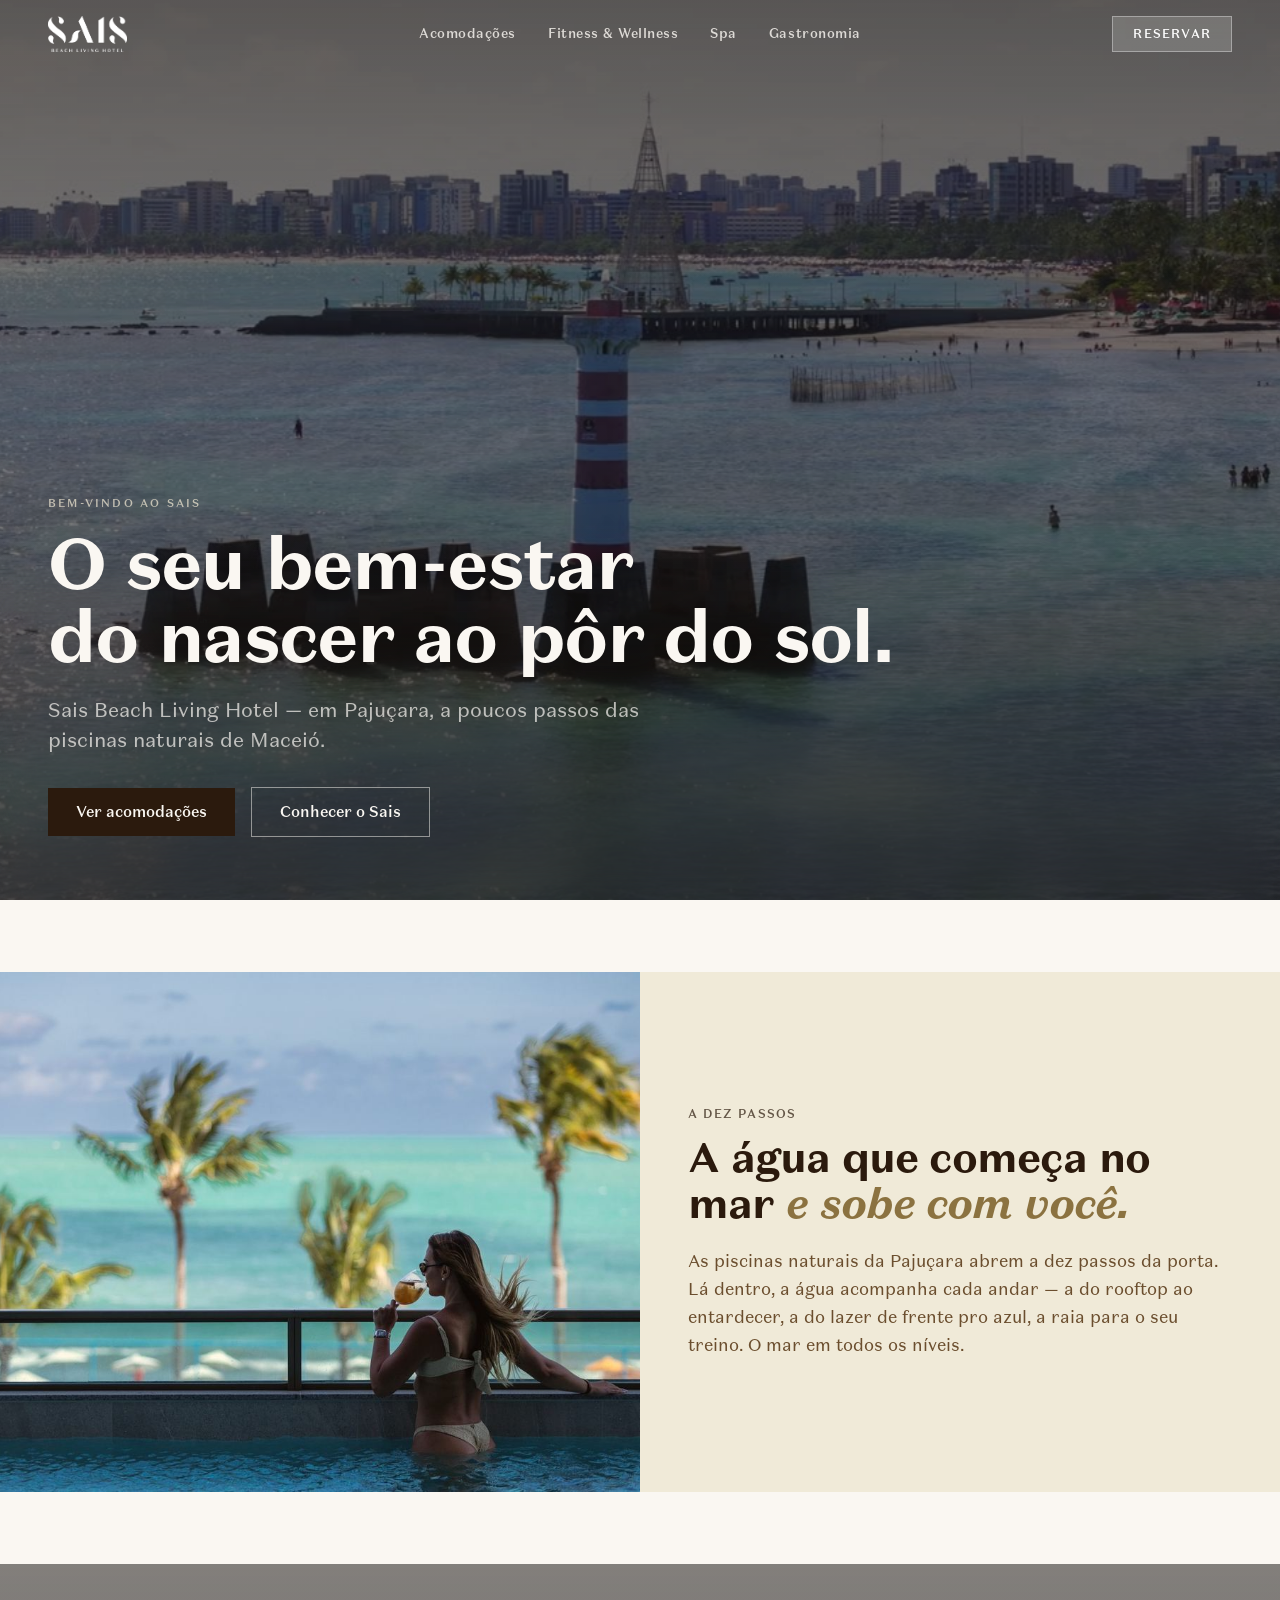
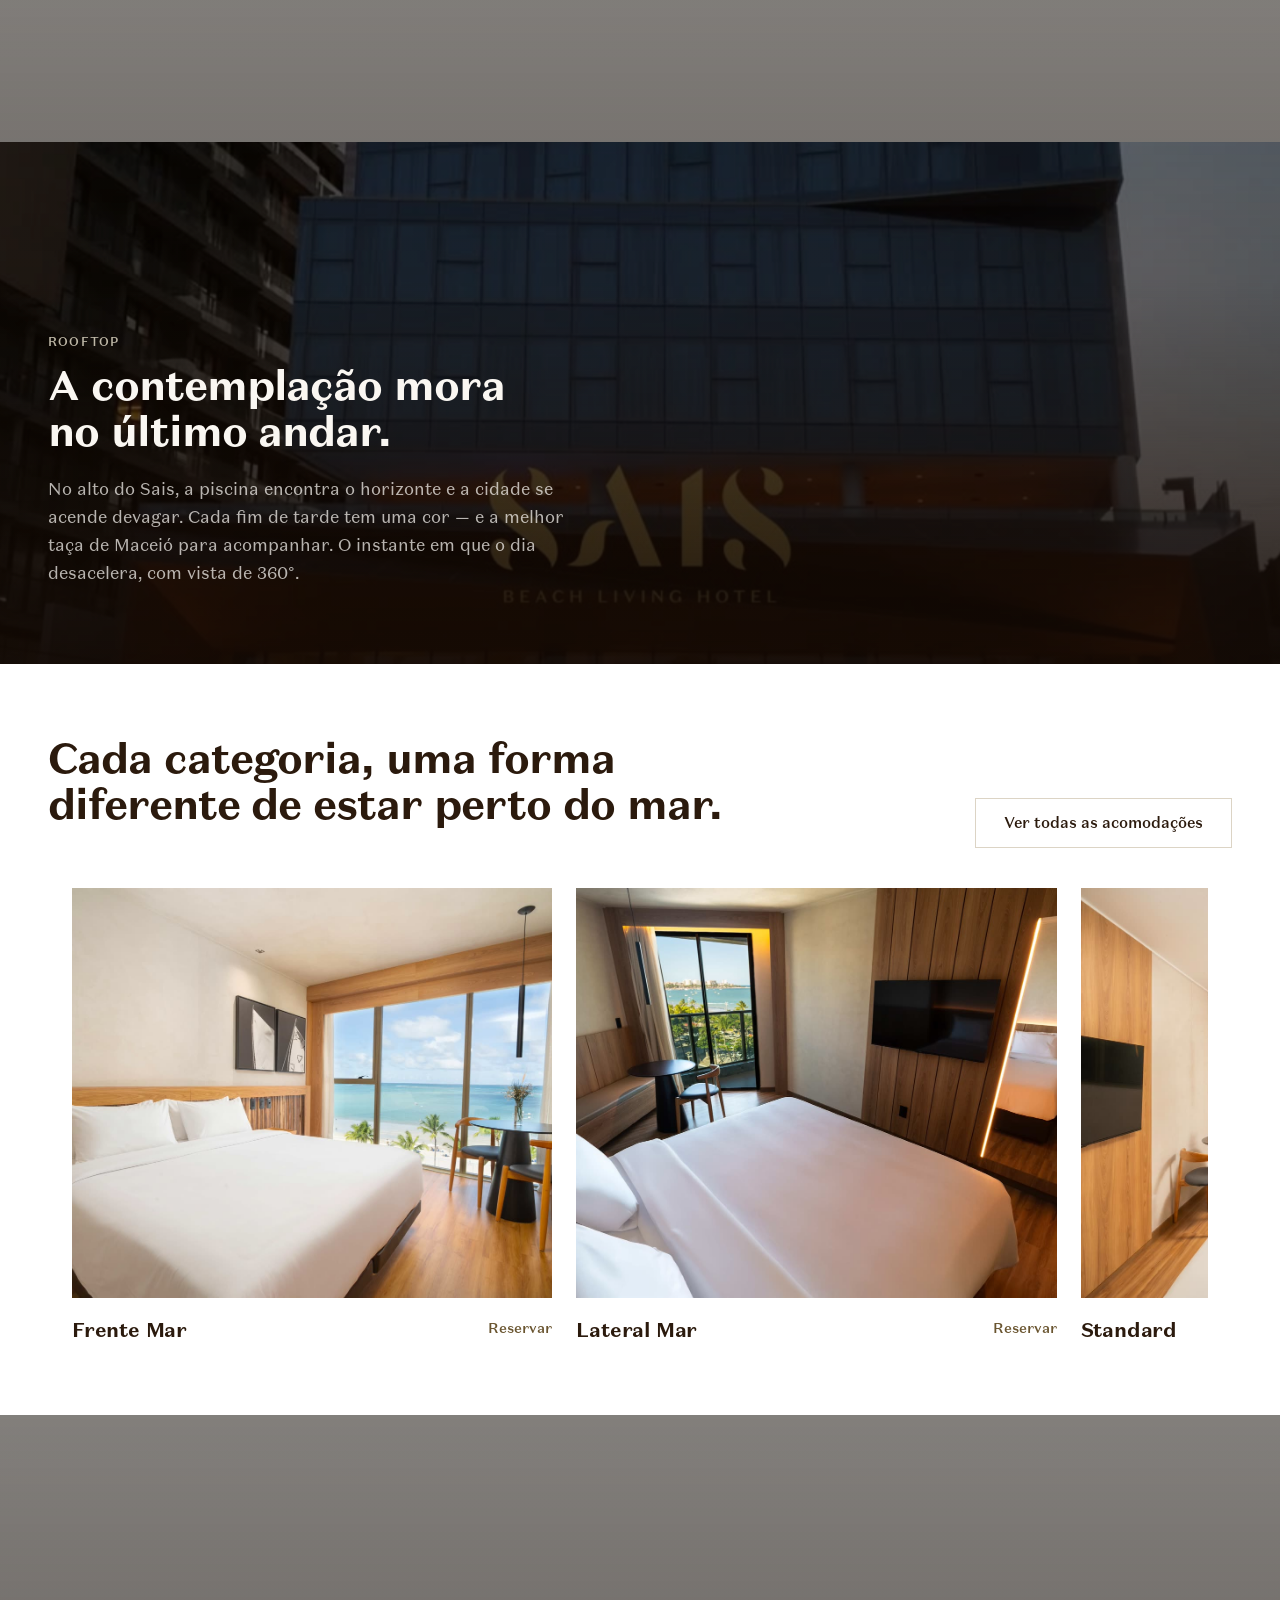
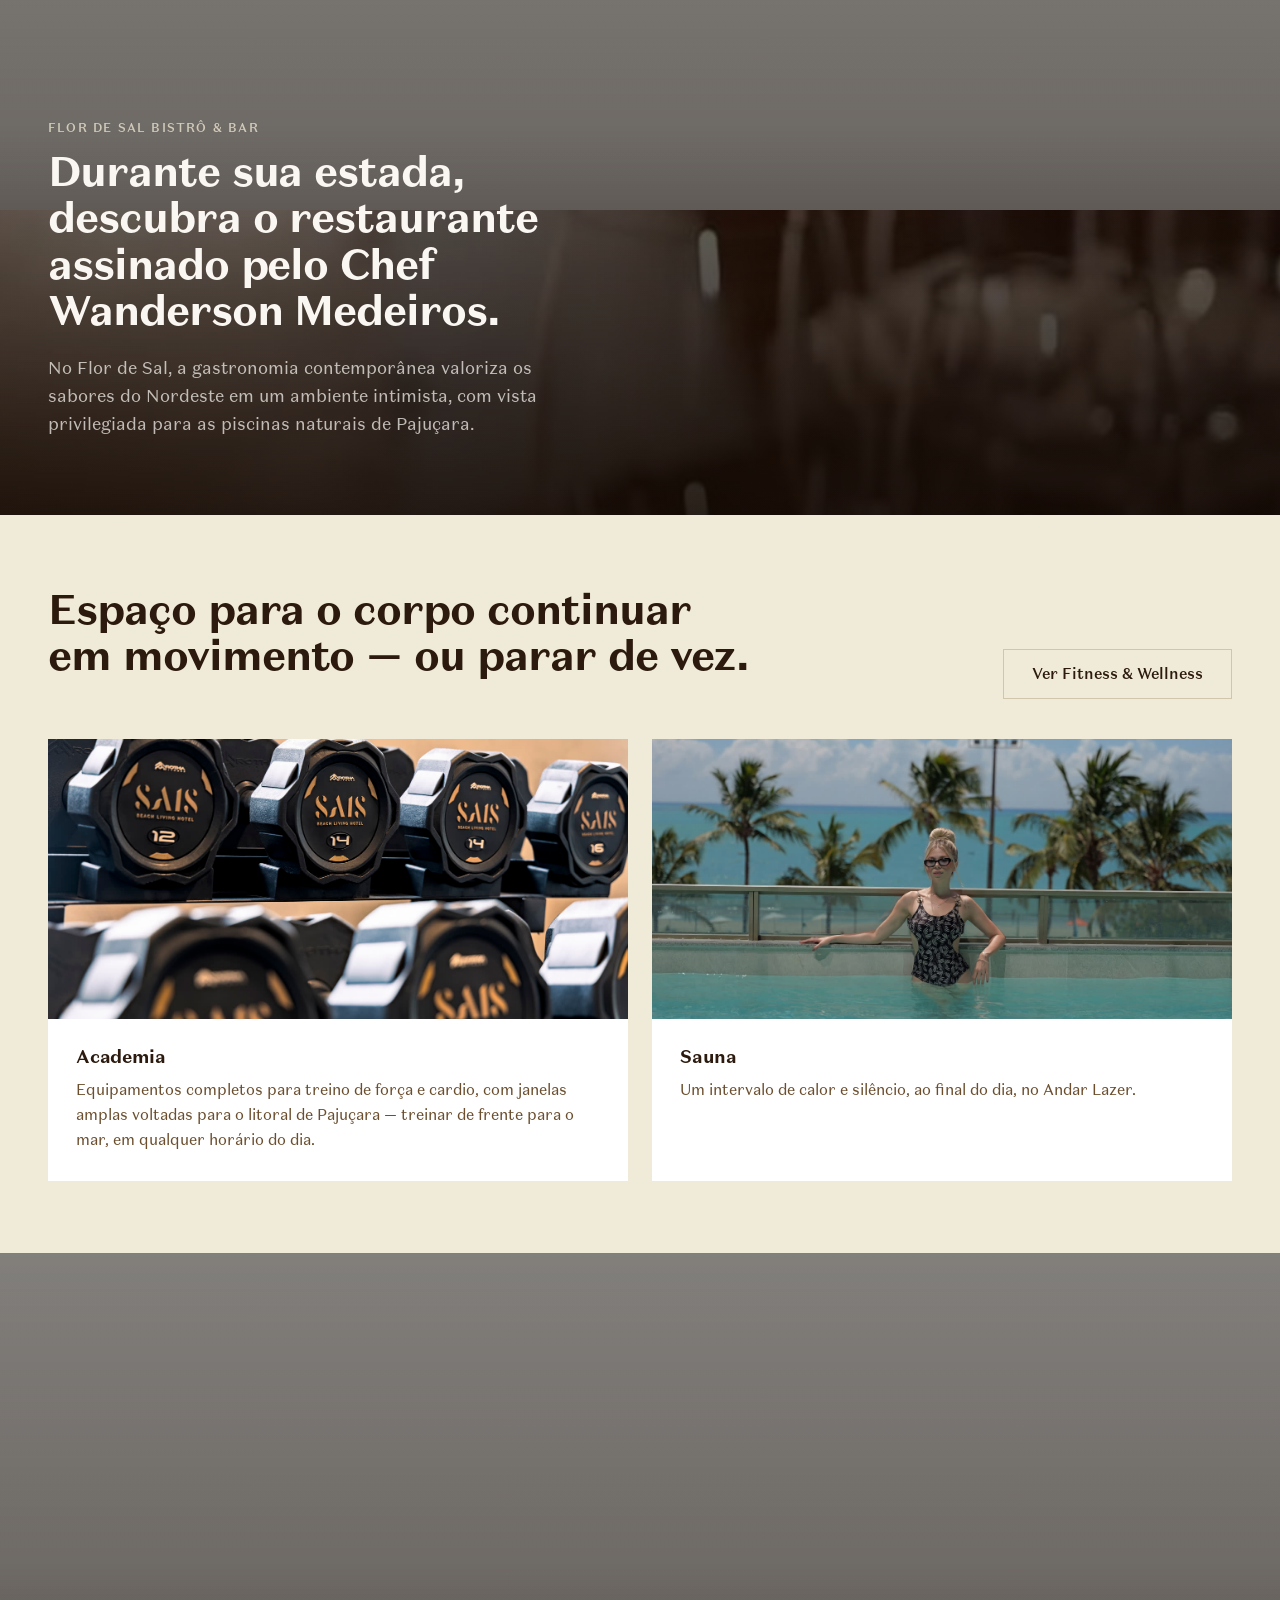
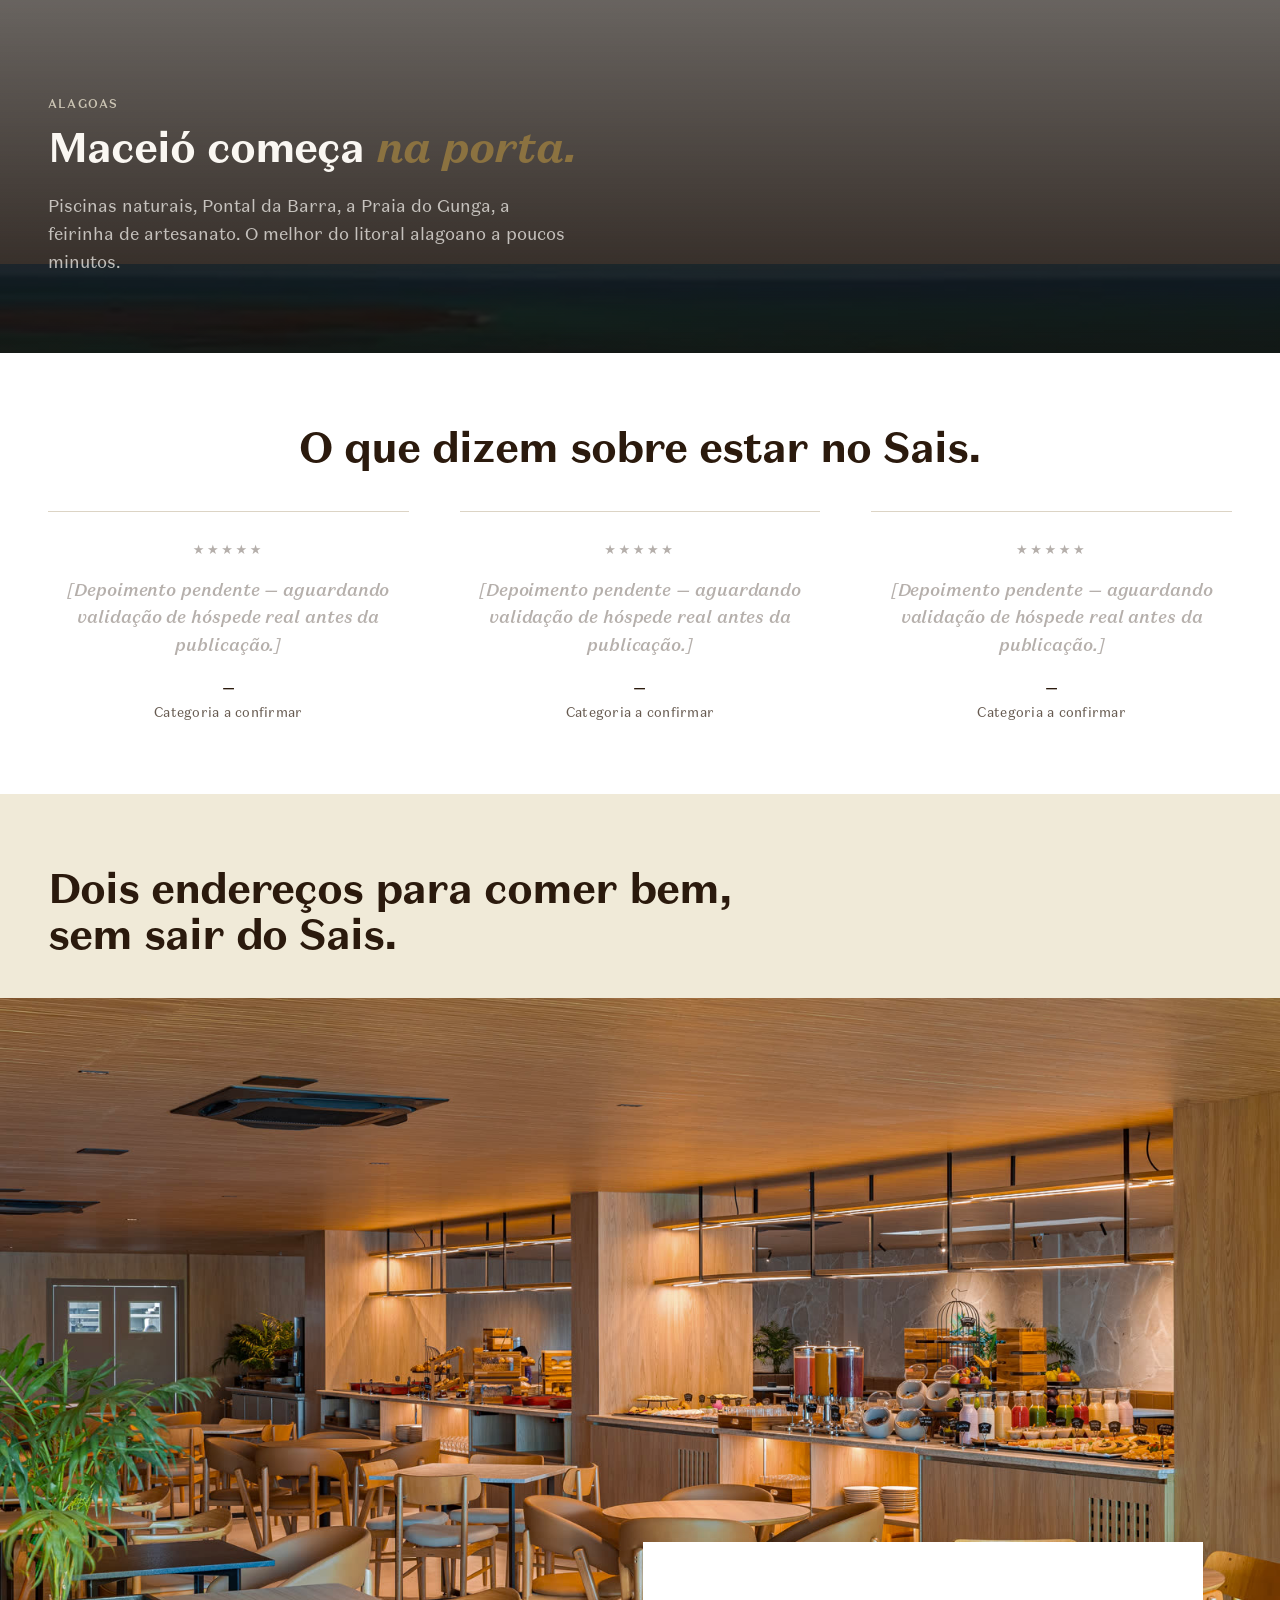
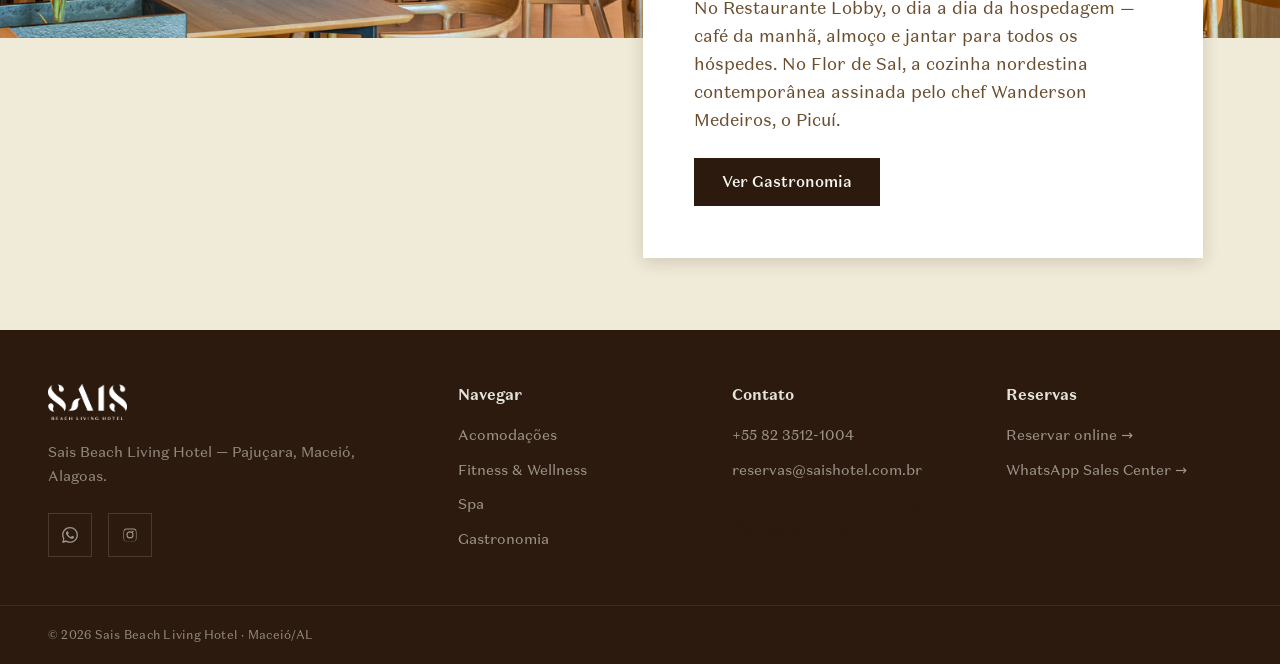
<file: site/index.html>
<!DOCTYPE html>
<html lang="pt-BR">
<head>
<meta charset="UTF-8"/>
<meta name="viewport" content="width=device-width, initial-scale=1.0"/>
<title>Sais Beach Living Hotel | Pajuçara, Maceió — Frente Mar</title>
<meta name="description" content="Hospedagem à beira-mar em Pajuçara, Maceió, em frente às piscinas naturais. Rooftop 360°, gastronomia autoral e acomodações com vista mar. Conheça o Sais."/>
<link rel="stylesheet" href="css/lenis.css"/>
<link rel="stylesheet" href="css/splide-core.min.css"/>
<link rel="stylesheet" href="css/style.css"/>
</head>
<body>

<a class="skip-link" href="#main-content">Pular para o conteúdo</a>

<!-- ── NAV ──────────────────────────────────────────── -->
<nav class="nav" id="nav">
  <a class="nav__brand" href="index.html" aria-label="Sais Beach Living Hotel">
    <img class="nav__logo nav__logo--dark" src="logos/logo-tagline-escuro.png" alt="Sais Beach Living Hotel" />
    <img class="nav__logo nav__logo--light" src="logos/logo-tagline-branco.png" alt="Sais Beach Living Hotel" />
  </a>
  <div class="nav__menu">
    <a href="acomodacoes.html">Acomodações</a>
    <a href="fitness-wellness.html">Fitness &amp; Wellness</a>
    <a href="spa.html">Spa</a>
    <a href="gastronomia.html">Gastronomia</a>
  </div>
  <a class="nav__cta" href="https://reservas.saishotel.com.br" target="_blank" rel="noopener">Reservar</a>
  <button class="nav__burger" id="navBurger" aria-label="Menu">
    <span></span><span></span><span></span>
  </button>
</nav>

<div class="nav__mobile-overlay" id="mobileMenu">
  <a href="acomodacoes.html">Acomodações</a>
  <a href="fitness-wellness.html">Fitness &amp; Wellness</a>
  <a href="spa.html">Spa</a>
  <a href="gastronomia.html">Gastronomia</a>
  <a class="m-cta" href="https://reservas.saishotel.com.br" target="_blank" rel="noopener">Reservar</a>
</div>

<main id="main-content">

<!-- ── 01 HERO ─────────────────────────────────────────── -->
<section class="hero-section" id="top">
  <video class="hero-img" id="heroVideo" poster="imgs/hero-institucional-poster.jpg" muted loop playsinline preload="auto" aria-hidden="true">
    <source src="videos/hero-institucional.mp4" type="video/mp4"/>
  </video>
  <div class="hero-multiply"></div>
  <div class="hero-scrim"></div>
  <div class="hero-blur"></div>
  <div class="hero-inner">
    <span class="eyebrow-hero">Bem-vindo ao Sais</span>
    <h1 class="hero-h1">O seu bem-estar<br>do nascer ao pôr do sol.</h1>
    <p class="hero-lead">Sais Beach Living Hotel — em Pajuçara, a poucos passos das piscinas naturais de Maceió.</p>
    <div class="hero-actions">
      <a class="btn btn--solid" href="acomodacoes.html">Ver acomodações</a>
      <a class="btn btn--ghost-light" href="#depoimentos">Conhecer o Sais</a>
    </div>
  </div>
</section>

<!-- ── A DEZ PASSOS ─────────────────────────────────────── -->
<section class="section" id="dez-passos">
  <div class="split">
    <div class="split__media" data-reveal>
      <img src="imgs/historia-mar.jpg" alt="Piscina do Sais de frente para o mar da Pajuçara"/>
    </div>
    <div class="split__content" data-reveal>
      <span class="s-eyebrow">A dez passos</span>
      <h2 class="s-title">A água que começa no mar <em>e sobe com você.</em></h2>
      <p class="s-text">As piscinas naturais da Pajuçara abrem a dez passos da porta. Lá dentro, a água acompanha cada andar — a do rooftop ao entardecer, a do lazer de frente pro azul, a raia para o seu treino. O mar em todos os níveis.</p>
    </div>
  </div>
</section>

<!-- ── ROOFTOP PANORÂMICO ───────────────────────────────── -->
<section class="feature-bg" id="rooftop">
  <video class="feature-bg__media" id="rooftopVideo" poster="imgs/rooftop-sunset-poster.jpg" muted loop playsinline preload="none" aria-hidden="true">
    <source src="videos/rooftop-sunset.mp4" type="video/mp4"/>
  </video>
  <div class="feature-bg__multiply"></div>
  <div class="feature-bg__scrim"></div>
  <div class="feature-bg__inner">
    <span class="s-eyebrow" data-reveal>Rooftop</span>
    <h2 class="s-title" data-reveal>A contemplação mora no último andar.</h2>
    <p class="s-text" data-reveal>No alto do Sais, a piscina encontra o horizonte e a cidade se acende devagar. Cada fim de tarde tem uma cor — e a melhor taça de Maceió para acompanhar. O instante em que o dia desacelera, com vista de 360°.</p>
  </div>
</section>

<!-- ── 02 ACOMODAÇÕES (preview — carrossel) ────────────── -->
<section class="section section--white" id="acomodacoes">
  <div class="container">
    <div class="section-head">
      <h2 class="s-title" data-reveal>Cada categoria, uma forma diferente de estar perto do mar.</h2>
      <div data-reveal style="justify-self:end">
        <a class="btn btn--outline" href="acomodacoes.html">Ver todas as acomodações</a>
      </div>
    </div>
    <div class="splide acom-splide" id="acomSplide" aria-label="Categorias de acomodação" data-lenis-prevent>
      <div class="splide__track">
        <ul class="splide__list">
          <li class="splide__slide">
            <article class="gcard">
              <div class="gcard__media">
                <img src="imgs/acom-frentemar.jpg" alt="Categoria Frente Mar" loading="lazy"/>
              </div>
              <div class="gcard__body">
                <h3 class="gcard__name">Frente Mar</h3>
                <a class="gcard__cta" href="https://reservas.saishotel.com.br" target="_blank" rel="noopener">Reservar</a>
              </div>
            </article>
          </li>
          <li class="splide__slide">
            <article class="gcard">
              <div class="gcard__media">
                <img src="imgs/acom-lateralmar.jpg" alt="Categoria Lateral Mar" loading="lazy"/>
              </div>
              <div class="gcard__body">
                <h3 class="gcard__name">Lateral Mar</h3>
                <a class="gcard__cta" href="https://reservas.saishotel.com.br" target="_blank" rel="noopener">Reservar</a>
              </div>
            </article>
          </li>
          <li class="splide__slide">
            <article class="gcard">
              <div class="gcard__media">
                <img src="imgs/acom-standard.jpg" alt="Categoria Standard" loading="lazy"/>
              </div>
              <div class="gcard__body">
                <h3 class="gcard__name">Standard</h3>
                <a class="gcard__cta" href="https://reservas.saishotel.com.br" target="_blank" rel="noopener">Reservar</a>
              </div>
            </article>
          </li>
          <li class="splide__slide">
            <article class="gcard">
              <div class="gcard__media">
                <img src="imgs/acom-superior.jpg" alt="Categoria Superior" loading="lazy"/>
              </div>
              <div class="gcard__body">
                <h3 class="gcard__name">Superior</h3>
                <a class="gcard__cta" href="https://reservas.saishotel.com.br" target="_blank" rel="noopener">Reservar</a>
              </div>
            </article>
          </li>
          <li class="splide__slide">
            <article class="gcard">
              <div class="gcard__media">
                <img src="imgs/acom-doublequeen.jpg" alt="Categoria Double Queen" loading="lazy"/>
              </div>
              <div class="gcard__body">
                <h3 class="gcard__name">Double Queen</h3>
                <a class="gcard__cta" href="https://reservas.saishotel.com.br" target="_blank" rel="noopener">Reservar</a>
              </div>
            </article>
          </li>
        </ul>
      </div>
    </div>
  </div>
</section>

<!-- ── FLOR DE SAL BISTRÔ & BAR ─────────────────────────── -->
<section class="feature-bg" id="flordesal">
  <img class="feature-bg__media" src="imgs/flordesal-ambiente.jpg" alt="Ambiente intimista do Flor de Sal Bistrô & Bar"/>
  <div class="feature-bg__multiply"></div>
  <div class="feature-bg__scrim"></div>
  <div class="feature-bg__inner">
    <span class="s-eyebrow" data-reveal>Flor de Sal Bistrô &amp; Bar</span>
    <h2 class="s-title" data-reveal>Durante sua estada, descubra o restaurante assinado pelo Chef Wanderson Medeiros.</h2>
    <p class="s-text" data-reveal>No Flor de Sal, a gastronomia contemporânea valoriza os sabores do Nordeste em um ambiente intimista, com vista privilegiada para as piscinas naturais de Pajuçara.</p>
  </div>
</section>

<!-- ── 03 FITNESS & WELLNESS ───────────────────────────── -->
<section class="section section--alt" id="fitness">
  <div class="container">
    <div class="section-head">
      <h2 class="s-title" data-reveal>Espaço para o corpo continuar em movimento — ou parar de vez.</h2>
      <div data-reveal style="justify-self:end">
        <a class="btn btn--outline" href="fitness-wellness.html">Ver Fitness &amp; Wellness</a>
      </div>
    </div>
    <div class="cards-grid cards-grid--2">
      <article class="fit-item" data-reveal>
        <div class="fit-item__media">
          <img src="imgs/fit-academia.jpg" alt="Academia do Sais — Andar Lazer" loading="lazy"/>
        </div>
        <div class="fit-item__body">
          <h3 class="fit-item__name">Academia</h3>
          <p class="fit-item__desc">Equipamentos completos para treino de força e cardio, com janelas amplas voltadas para o litoral de Pajuçara — treinar de frente para o mar, em qualquer horário do dia.</p>
        </div>
      </article>
      <article class="fit-item" data-reveal>
        <div class="fit-item__media">
          <img src="imgs/fit-sauna-placeholder.jpg" alt="Sauna — Andar Lazer" loading="lazy"/>
        </div>
        <div class="fit-item__body">
          <h3 class="fit-item__name">Sauna</h3>
          <p class="fit-item__desc">Um intervalo de calor e silêncio, ao final do dia, no Andar Lazer.</p>
        </div>
      </article>
    </div>
  </div>
</section>

<!-- ── MACEIÓ / ALAGOAS ─────────────────────────────────── -->
<section class="feature-bg" id="alagoas">
  <img class="feature-bg__media" src="imgs/alagoas.jpg" alt="Piscinas naturais da Pajuçara, Maceió"/>
  <div class="feature-bg__multiply"></div>
  <div class="feature-bg__scrim"></div>
  <div class="feature-bg__inner">
    <span class="s-eyebrow" data-reveal>Alagoas</span>
    <h2 class="s-title" data-reveal>Maceió começa <em>na porta.</em></h2>
    <p class="s-text" data-reveal>Piscinas naturais, Pontal da Barra, a Praia do Gunga, a feirinha de artesanato. O melhor do litoral alagoano a poucos minutos.</p>
  </div>
</section>

<!-- ── 05 DEPOIMENTOS ──────────────────────────────────── -->
<section class="section section--white" id="depoimentos">
  <div class="container">
    <div class="section-head">
      <h2 class="s-title" data-reveal>O que dizem sobre estar no Sais.</h2>
    </div>
    <div class="testi-grid">
      <article class="testi-card testi-card--pending" data-reveal>
        <span class="testi-card__stars" aria-hidden="true">★★★★★</span>
        <p class="testi-card__quote">[Depoimento pendente — aguardando validação de hóspede real antes da publicação.]</p>
        <p class="testi-card__meta"><b>—</b>Categoria a confirmar</p>
      </article>
      <article class="testi-card testi-card--pending" data-reveal>
        <span class="testi-card__stars" aria-hidden="true">★★★★★</span>
        <p class="testi-card__quote">[Depoimento pendente — aguardando validação de hóspede real antes da publicação.]</p>
        <p class="testi-card__meta"><b>—</b>Categoria a confirmar</p>
      </article>
      <article class="testi-card testi-card--pending" data-reveal>
        <span class="testi-card__stars" aria-hidden="true">★★★★★</span>
        <p class="testi-card__quote">[Depoimento pendente — aguardando validação de hóspede real antes da publicação.]</p>
        <p class="testi-card__meta"><b>—</b>Categoria a confirmar</p>
      </article>
    </div>
  </div>
</section>

<!-- ── 06 GASTRONOMIA (preview) ────────────────────────── -->
<section class="section section--alt" id="gastronomia">
  <div class="container" style="margin-bottom:2.5rem">
    <h2 class="s-title" data-reveal>Dois endereços para comer bem,<br>sem sair do Sais.</h2>
  </div>
  <div class="dining">
    <div class="dining__media" data-reveal>
      <img src="imgs/gastro-cafedamanha.jpg" alt="Café da manhã no Sais Beach Living Hotel"/>
    </div>
    <div class="dining__card" data-reveal>
      <p class="s-text" style="max-width:none">No Restaurante Lobby, o dia a dia da hospedagem — café da manhã, almoço e jantar para todos os hóspedes. No Flor de Sal, a cozinha nordestina contemporânea assinada pelo chef Wanderson Medeiros, o Picuí.</p>
      <a class="btn btn--solid" href="gastronomia.html" style="margin-top:1.5rem">Ver Gastronomia</a>
    </div>
  </div>
</section>

<!-- ── FOOTER ───────────────────────────────────────────── -->
<footer class="footer">
  <div class="footer__grid">
    <div>
      <img class="footer__logo" src="logos/logo-tagline-branco.png" alt="Sais Beach Living Hotel"/>
      <p class="footer__tagline">Sais Beach Living Hotel — Pajuçara, Maceió, Alagoas.</p>
      <div class="footer__social">
        <a href="https://wa.me/558235121004" target="_blank" rel="noopener" aria-label="WhatsApp">
          <svg viewBox="0 0 24 24"><path d="M.057 24l1.687-6.163a11.867 11.867 0 0 1-1.587-5.946C.16 5.335 5.495 0 12.05 0a11.82 11.82 0 0 1 8.413 3.488 11.82 11.82 0 0 1 3.48 8.414c-.003 6.557-5.338 11.892-11.893 11.892a11.9 11.9 0 0 1-5.688-1.448L.057 24zm6.597-3.807c1.676.995 3.276 1.591 5.392 1.592 5.448 0 9.886-4.434 9.889-9.885.002-5.462-4.415-9.89-9.881-9.892-5.452 0-9.887 4.434-9.889 9.884a9.86 9.86 0 0 0 1.51 5.26l-.999 3.648 3.738-.985zm11.387-5.464c-.074-.124-.272-.198-.57-.347-.297-.149-1.758-.868-2.031-.967-.272-.099-.47-.149-.669.149-.198.297-.768.967-.941 1.165-.173.198-.347.223-.644.074-.297-.149-1.255-.462-2.39-1.475-.883-.788-1.48-1.761-1.653-2.059-.173-.297-.018-.458.13-.606.134-.133.297-.347.446-.521.151-.172.2-.296.3-.495.099-.198.05-.372-.025-.521-.075-.148-.669-1.611-.916-2.206-.242-.579-.487-.501-.669-.51l-.57-.01c-.198 0-.52.074-.792.372s-1.04 1.016-1.04 2.479 1.065 2.876 1.213 3.074c.149.198 2.095 3.2 5.076 4.487.709.306 1.263.489 1.694.626.712.226 1.36.194 1.872.118.571-.085 1.758-.719 2.006-1.413.248-.695.248-1.29.173-1.414z"/></svg>
        </a>
        <a href="https://instagram.com/saishotel" target="_blank" rel="noopener" aria-label="Instagram">
          <svg viewBox="0 0 24 24"><path d="M12 2.16c3.2 0 3.58.01 4.85.07 1.17.05 1.8.25 2.23.41.56.22.96.48 1.38.9.42.42.68.82.9 1.38.16.42.36 1.06.41 2.23.06 1.27.07 1.65.07 4.85s-.01 3.58-.07 4.85c-.05 1.17-.25 1.8-.41 2.23-.22.56-.48.96-.9 1.38-.42.42-.82.68-1.38.9-.42.16-1.06.36-2.23.41-1.27.06-1.65.07-4.85.07s-3.58-.01-4.85-.07c-1.17-.05-1.8-.25-2.23-.41a3.72 3.72 0 0 1-1.38-.9 3.72 3.72 0 0 1-.9-1.38c-.16-.42-.36-1.06-.41-2.23C2.17 15.58 2.16 15.2 2.16 12s.01-3.58.07-4.85c.05-1.17.25-1.8.41-2.23.22-.56.48-.96.9-1.38.42-.42.82-.68 1.38-.9.42-.16 1.06-.36 2.23-.41C8.42 2.17 8.8 2.16 12 2.16zm0 1.62c-3.15 0-3.52.01-4.76.07-.97.04-1.5.21-1.85.34-.46.18-.8.4-1.15.74-.34.35-.56.69-.74 1.15-.13.35-.3.88-.34 1.85-.06 1.24-.07 1.61-.07 4.76s.01 3.52.07 4.76c.04.97.21 1.5.34 1.85.18.46.4.8.74 1.15.35.34.69.56 1.15.74.35.13.88.3 1.85.34 1.24.06 1.61.07 4.76.07s3.52-.01 4.76-.07c.97-.04 1.5-.21 1.85-.34.46-.18.8-.4 1.15-.74.34-.35.56-.69.74-1.15.13-.35.3-.88.34-1.85.06-1.24.07-1.61.07-4.76s-.01-3.52-.07-4.76c-.04-.97-.21-1.5-.34-1.85a3.1 3.1 0 0 0-.74-1.15 3.1 3.1 0 0 0-1.15-.74c-.35-.13-.88-.3-1.85-.34-1.24-.06-1.61-.07-4.76-.07zm0 2.76a5.3 5.3 0 1 1 0 10.6 5.3 5.3 0 0 1 0-10.6zm0 1.62a3.68 3.68 0 1 0 0 7.36 3.68 3.68 0 0 0 0-7.36zm5.5-1.4a1.24 1.24 0 1 1-2.48 0 1.24 1.24 0 0 1 2.48 0z"/></svg>
        </a>
      </div>
    </div>
    <div class="footer__col">
      <h4>Navegar</h4>
      <ul>
        <li><a href="acomodacoes.html">Acomodações</a></li>
        <li><a href="fitness-wellness.html">Fitness &amp; Wellness</a></li>
        <li><a href="spa.html">Spa</a></li>
        <li><a href="gastronomia.html">Gastronomia</a></li>
      </ul>
    </div>
    <div class="footer__col">
      <h4>Contato</h4>
      <ul>
        <li><a href="tel:+558235121004">+55 82 3512-1004</a></li>
        <li><a href="mailto:reservas@saishotel.com.br">reservas@saishotel.com.br</a></li>
        <li>Av. Dr. Antônio Gouveia, Pajuçara — Maceió/AL</li>
      </ul>
    </div>
    <div class="footer__col">
      <h4>Reservas</h4>
      <ul>
        <li><a href="https://reservas.saishotel.com.br" target="_blank" rel="noopener">Reservar online →</a></li>
        <li><a href="https://wa.me/558235121004" target="_blank" rel="noopener">WhatsApp Sales Center →</a></li>
      </ul>
    </div>
  </div>
  <div class="footer__bot">
    <span class="footer__copy">© 2026 Sais Beach Living Hotel · Maceió/AL</span>
  </div>
</footer>

</main>

<script src="js/vendor/lenis.min.js"></script>
<script src="js/vendor/splide.min.js"></script>
<script src="js/main.js"></script>
</body>
</html>
</file>
<file: sais-tokens.css>
/* =====================================================
   DESIGN TOKENS — SAIS BEACH LIVING HOTEL
   Referência visual · Ponta Verde · Maceió, Alagoas
   ===================================================== */

/* ── FONTES ─────────────────────────────────────────── */

@font-face {
  font-family: 'Domaine Sans Text';
  font-weight: 300;
  font-style: normal;
  font-display: swap;
  src: url('fonts/Domaine Sans Text Light.otf') format('opentype');
}
@font-face {
  font-family: 'Domaine Sans Text';
  font-weight: 300;
  font-style: italic;
  font-display: swap;
  src: url('fonts/Domaine Sans Text Light Italic.otf') format('opentype');
}
@font-face {
  font-family: 'Domaine Sans Text';
  font-weight: 400;
  font-style: normal;
  font-display: swap;
  src: url('fonts/Domaine Sans Text Regular.otf') format('opentype');
}
@font-face {
  font-family: 'Domaine Sans Text';
  font-weight: 500;
  font-style: normal;
  font-display: swap;
  src: url('fonts/Domaine Sans Text Medium.otf') format('opentype');
}
@font-face {
  font-family: 'Domaine Sans Text';
  font-weight: 500;
  font-style: italic;
  font-display: swap;
  src: url('fonts/Domaine Sans Text Medium Italic.otf') format('opentype');
}
@font-face {
  font-family: 'Domaine Sans Text';
  font-weight: 700;
  font-style: normal;
  font-display: swap;
  src: url('fonts/Domaine Sans Text Bold.otf') format('opentype');
}
@font-face {
  font-family: 'Domaine Sans Text';
  font-weight: 700;
  font-style: italic;
  font-display: swap;
  src: url('fonts/Domaine Sans Text Bold Italic.otf') format('opentype');
}
@font-face {
  font-family: 'Domaine Sans Text';
  font-weight: 900;
  font-style: normal;
  font-display: swap;
  src: url('fonts/Domaine Sans Text Black.otf') format('opentype');
}
@font-face {
  font-family: 'Domaine Display';
  font-weight: 900;
  font-style: normal;
  font-display: swap;
  src: url('fonts/FontsFree-Net-DomaineDisplayBlack.ttf') format('truetype');
}


:root {

  /* ── CORES ──────────────────────────────────────────── */

  /* Areia — fundos claros, áreas de respiro */
  --sais-areia-50:  #FAF7F2;
  --sais-areia-100: #F5F0E4;
  --sais-areia-200: #EBE3CF;
  --sais-areia-300: #D9CEAF;
  --sais-areia:     #EBE3CF;

  /* Gold — destaques, CTAs, logotipo */
  --sais-gold-200:  #D5C99A;
  --sais-gold:      #8B7240;
  --sais-gold-deep: #6A5530;

  /* Divider / Accent — linhas, bordas douradas suaves */
  --sais-divider:   #CFC19A;

  /* Escuro — textos fortes, profundidade, hero */
  --sais-dark-600:  #4E3320;
  --sais-dark-800:  #3A1F0E;
  --sais-dark:      #2B1A0D;

  /* Mid — textos corpo, tons intermediários */
  --sais-mid:       #6B4E2E;

  /* Cream — fundo base muito claro */
  --sais-cream:     #F5F0E4;

  /* Branco suave */
  --sais-branco:    #FAFAF8;

  /* ── TIPOGRAFIA ───────────────────────────────────────── */

  /* Domaine Display → apenas numerais e tarifas */
  --sais-font-display: 'Domaine Display', 'Domaine Sans Text', Georgia, serif;
  /* Domaine Sans Text → todo o restante (Regular ou Italic) */
  --sais-font-body:    'Domaine Sans Text', system-ui, -apple-system, sans-serif;
  --sais-font-mono:    'JetBrains Mono', 'Courier New', monospace;

  /* Escala fluida */
  --sais-text-h1:      clamp(2.25rem, 5vw, 3.75rem);
  --sais-text-h2:      clamp(1.625rem, 3.5vw, 2.5rem);
  --sais-text-h3:      clamp(1.25rem, 2.5vw, 1.75rem);
  --sais-text-sub:     clamp(1rem, 2vw, 1.25rem);
  --sais-text-body:    1rem;
  --sais-text-body-sm: 0.9375rem;
  --sais-text-caption: 0.875rem;
  --sais-text-micro:   0.75rem;
  --sais-text-button:  0.8125rem;
  --sais-text-badge:   0.6875rem;

  /* Pesos */
  --sais-weight-light:    300;
  --sais-weight-regular:  400;
  --sais-weight-medium:   500;
  --sais-weight-bold:     700;
  --sais-weight-black:    900;

  /* Line-height */
  --sais-leading-tight:   1.1;
  --sais-leading-snug:    1.3;
  --sais-leading-normal:  1.55;
  --sais-leading-relaxed: 1.75;

  /* Letter-spacing */
  --sais-tracking-tight:   -0.02em;
  --sais-tracking-normal:   0em;
  --sais-tracking-wide:     0.04em;
  --sais-tracking-wider:    0.08em;
  --sais-tracking-widest:   0.14em;


  /* ── ESPAÇAMENTO ──────────────────────────────────────── */

  --sais-space-1:  0.25rem;
  --sais-space-2:  0.5rem;
  --sais-space-3:  0.75rem;
  --sais-space-4:  1rem;
  --sais-space-5:  1.25rem;
  --sais-space-6:  1.5rem;
  --sais-space-8:  2rem;
  --sais-space-10: 2.5rem;
  --sais-space-12: 3rem;
  --sais-space-16: 4rem;
  --sais-space-20: 5rem;
  --sais-space-24: 6rem;
  --sais-space-32: 8rem;

  --sais-section-y:  var(--sais-space-20);
  --sais-section-x:  var(--sais-space-16);
  --sais-card-pad:   var(--sais-space-6);
  --sais-card-gap:   var(--sais-space-6);
  --sais-btn-y:      0.875rem;
  --sais-btn-x:      2rem;


  /* ── GRID E CONTAINER ──────────────────────────────── */

  --sais-container:        1200px;
  --sais-container-narrow: 720px;
  --sais-gutter:           2rem;


  /* ── BORDER RADIUS ─────────────────────────────────── */

  --sais-radius-none: 0;
  --sais-radius-xs:   2px;
  --sais-radius-sm:   4px;
  --sais-radius-md:   8px;
  --sais-radius-lg:   16px;
  --sais-radius-full: 9999px;


  /* ── BORDAS ─────────────────────────────────────────── */

  --sais-border:         1px solid rgba(139, 114, 64, 0.15);
  --sais-border-medium:  1px solid rgba(139, 114, 64, 0.28);
  --sais-border-gold:    1px solid rgba(207, 193, 154, 0.45);
  --sais-border-focus:   2px solid var(--sais-gold);


  /* ── SOMBRAS ─────────────────────────────────────────── */

  --sais-shadow-none:     none;
  --sais-shadow-subtle:   0 1px 4px rgba(43, 26, 13, 0.06),
                          0 2px 8px rgba(43, 26, 13, 0.04);
  --sais-shadow-card:     0 2px 8px rgba(43, 26, 13, 0.08),
                          0 4px 16px rgba(43, 26, 13, 0.05);
  --sais-shadow-elevated: 0 4px 16px rgba(43, 26, 13, 0.10),
                          0 8px 32px rgba(43, 26, 13, 0.07);


  /* ── TRANSIÇÕES ─────────────────────────────────────── */

  --sais-transition-fast: 150ms ease;
  --sais-transition-base: 250ms ease;
  --sais-transition-slow: 400ms cubic-bezier(0.4, 0, 0.2, 1);


  /* ── Z-INDEX ─────────────────────────────────────────── */

  --sais-z-dropdown: 100;
  --sais-z-sticky:   200;
  --sais-z-overlay:  300;
}
</file>
<file: sais-guide.css>
/* =====================================================
   GUIDE CSS — DESIGN SYSTEM · SAIS BEACH LIVING HOTEL
   ===================================================== */

/* ── RESET ──────────────────────────────────────────── */

*, *::before, *::after { box-sizing: border-box; margin: 0; padding: 0; }
html { scroll-behavior: smooth; }
body {
  font-family: var(--sais-font-body);
  font-size: var(--sais-text-body);
  line-height: var(--sais-leading-normal);
  color: var(--sais-branco);
  background: var(--sais-dark);
  -webkit-font-smoothing: antialiased;
}
img { display: block; max-width: 100%; }
a { color: inherit; text-decoration: none; }
ul { list-style: none; }
button { cursor: pointer; border: none; background: none; font-family: inherit; }
:focus-visible { outline: var(--sais-border-focus); outline-offset: 3px; }


/* ── LAYOUT ─────────────────────────────────────────── */

.sg-layout { display: flex; min-height: 100vh; }

.sg-sidebar {
  position: fixed;
  top: 0; left: 0;
  width: 256px;
  height: 100vh;
  background: var(--sais-dark);
  overflow-y: auto;
  z-index: var(--sais-z-sticky);
  display: flex;
  flex-direction: column;
  transition: transform var(--sais-transition-slow);
  border-right: 1px solid rgba(139,114,64,0.12);
}
.sg-sidebar::-webkit-scrollbar { width: 3px; }
.sg-sidebar::-webkit-scrollbar-track { background: transparent; }
.sg-sidebar::-webkit-scrollbar-thumb { background: rgba(139,114,64,0.3); border-radius: 2px; }

.sg-sidebar__brand {
  padding: var(--sais-space-6) var(--sais-space-5);
  border-bottom: 1px solid rgba(139,114,64,0.14);
  display: flex;
  flex-direction: column;
  align-items: flex-start;
  gap: var(--sais-space-3);
}
.sg-sidebar__logo { width: 160px; max-width: 100%; height: auto; }
.sg-sidebar__subtitle {
  font-size: var(--sais-text-micro);
  color: rgba(250,250,248,0.35);
  letter-spacing: var(--sais-tracking-wider);
  text-transform: uppercase;
}

.sg-nav { padding: var(--sais-space-4) 0 var(--sais-space-6); flex: 1; }
.sg-nav__group-label {
  font-size: 0.625rem;
  letter-spacing: var(--sais-tracking-widest);
  text-transform: uppercase;
  color: rgba(250,250,248,0.28);
  padding: var(--sais-space-5) var(--sais-space-5) var(--sais-space-2);
  font-weight: var(--sais-weight-medium);
}
.sg-nav__item {
  display: block;
  padding: 0.5rem var(--sais-space-5);
  font-size: 0.8125rem;
  color: rgba(250,250,248,0.6);
  border-left: 2px solid transparent;
  transition: all var(--sais-transition-fast);
  line-height: 1.4;
  letter-spacing: 0.01em;
}
.sg-nav__item:hover,
.sg-nav__item.is-active {
  color: var(--sais-branco);
  border-left-color: var(--sais-gold);
  background: rgba(139,114,64,0.08);
}
.sg-nav__item span.num {
  display: inline-block;
  width: 20px;
  font-size: 0.625rem;
  color: rgba(250,250,248,0.28);
  margin-right: 4px;
  font-variant-numeric: tabular-nums;
}

.sg-main { margin-left: 256px; flex: 1; min-width: 0; }

.sg-mobile-toggle {
  display: none;
  position: fixed;
  top: var(--sais-space-4);
  left: var(--sais-space-4);
  z-index: calc(var(--sais-z-sticky) + 10);
  width: 44px; height: 44px;
  background: var(--sais-dark);
  align-items: center;
  justify-content: center;
  box-shadow: var(--sais-shadow-card);
}
.sg-mobile-toggle svg { color: var(--sais-gold); }


/* ── HEADER ─────────────────────────────────────────── */

.sg-header {
  background: var(--sais-dark-800);
  padding: var(--sais-space-16) var(--sais-space-12) var(--sais-space-12);
  position: relative;
  overflow: hidden;
}
.sg-header::before {
  content: '';
  position: absolute;
  inset: 0;
  background: radial-gradient(ellipse at 70% 50%, rgba(139,114,64,0.10) 0%, transparent 70%);
  pointer-events: none;
}
.sg-header__badge {
  display: inline-flex;
  align-items: center;
  gap: var(--sais-space-2);
  font-size: var(--sais-text-micro);
  letter-spacing: var(--sais-tracking-widest);
  text-transform: uppercase;
  color: var(--sais-gold);
  margin-bottom: var(--sais-space-5);
  font-weight: var(--sais-weight-medium);
}
.sg-header__badge::before {
  content: '';
  display: block;
  width: 24px;
  height: 1px;
  background: var(--sais-gold);
}
.sg-header h1 {
  font-family: var(--sais-font-body);
  font-size: clamp(1.875rem, 4vw, 3rem);
  color: var(--sais-branco);
  font-weight: var(--sais-weight-regular);
  letter-spacing: var(--sais-tracking-tight);
  line-height: var(--sais-leading-snug);
  margin-bottom: var(--sais-space-4);
  padding-bottom: var(--sais-space-6);
  position: relative;
}
.sg-header h1::after {
  content: '';
  position: absolute;
  bottom: 0; left: 0;
  width: 40px; height: 1px;
  background: rgba(139,114,64,0.5);
}
.sg-header h1 em { color: var(--sais-gold); font-style: normal; }
.sg-header__desc {
  font-size: var(--sais-text-body-sm);
  color: rgba(250,250,248,0.55);
  line-height: 1.7;
  max-width: 52ch;
  margin-top: var(--sais-space-4);
}
.sg-header__meta {
  display: flex;
  flex-wrap: wrap;
  gap: var(--sais-space-6);
  margin-top: var(--sais-space-8);
}
.sg-header__meta-item {
  font-size: var(--sais-text-caption);
  color: rgba(250,250,248,0.5);
}
.sg-header__meta-item strong {
  display: block;
  color: rgba(250,250,248,0.85);
  font-weight: var(--sais-weight-medium);
  margin-bottom: 2px;
}


/* ── SEÇÕES ─────────────────────────────────────────── */

.sg-section {
  padding: var(--sais-space-16) var(--sais-space-12);
  border-bottom: 1px solid rgba(139,114,64,0.10);
}
.sg-section:nth-child(even) { background: rgba(58,31,14,0.4); }

.sg-section__header { margin-bottom: var(--sais-space-10); }

.sg-section__num {
  font-size: var(--sais-text-micro);
  letter-spacing: var(--sais-tracking-widest);
  text-transform: uppercase;
  color: var(--sais-gold);
  font-weight: var(--sais-weight-medium);
  margin-bottom: var(--sais-space-3);
  display: flex;
  align-items: center;
  gap: var(--sais-space-3);
}
.sg-section__num::before {
  content: '';
  display: block;
  width: 24px; height: 1px;
  background: var(--sais-gold);
  flex-shrink: 0;
}
.sg-section__title {
  font-family: var(--sais-font-body);
  font-size: clamp(1.5rem, 3vw, 2.25rem);
  color: var(--sais-areia);
  font-weight: var(--sais-weight-regular);
  line-height: var(--sais-leading-snug);
  letter-spacing: var(--sais-tracking-tight);
}
.sg-section__desc {
  margin-top: var(--sais-space-3);
  font-size: var(--sais-text-body-sm);
  color: rgba(250,250,248,0.5);
  line-height: var(--sais-leading-relaxed);
  max-width: 60ch;
}
.sg-subsection { margin-top: var(--sais-space-10); }
.sg-subsection__title {
  font-size: var(--sais-text-caption);
  letter-spacing: var(--sais-tracking-wider);
  text-transform: uppercase;
  color: rgba(250,250,248,0.35);
  font-weight: var(--sais-weight-medium);
  margin-bottom: var(--sais-space-5);
  padding-bottom: var(--sais-space-3);
  border-bottom: 1px solid rgba(139,114,64,0.12);
}


/* ── TOKEN TABLE ─────────────────────────────────────── */

.sg-token-table {
  width: 100%;
  border-collapse: collapse;
  font-size: var(--sais-text-caption);
}
.sg-token-table th {
  text-align: left;
  padding: var(--sais-space-2) var(--sais-space-4);
  font-size: var(--sais-text-micro);
  letter-spacing: var(--sais-tracking-wider);
  text-transform: uppercase;
  color: rgba(250,250,248,0.35);
  font-weight: var(--sais-weight-medium);
  border-bottom: 1px solid rgba(139,114,64,0.15);
  background: rgba(139,114,64,0.04);
}
.sg-token-table td {
  padding: var(--sais-space-3) var(--sais-space-4);
  border-bottom: 1px solid rgba(139,114,64,0.08);
  vertical-align: middle;
  color: var(--sais-areia);
}
.sg-token-table tr:hover td { background: rgba(139,114,64,0.04); }
.sg-token-name {
  font-family: var(--sais-font-mono);
  font-size: 0.8125rem;
  color: var(--sais-divider);
  background: rgba(207,193,154,0.08);
  padding: 2px 6px;
}
.sg-token-value {
  font-family: var(--sais-font-mono);
  font-size: 0.8125rem;
}


/* ── CORES ──────────────────────────────────────────── */

.sg-color-grid {
  display: grid;
  grid-template-columns: repeat(auto-fill, minmax(200px, 1fr));
  gap: var(--sais-space-4);
}
.sg-color-card {
  overflow: hidden;
  border: 1px solid rgba(139,114,64,0.12);
  background: rgba(250,250,248,0.03);
}
.sg-color-swatch { height: 80px; width: 100%; }
.sg-color-info { padding: var(--sais-space-3) var(--sais-space-4); }
.sg-color-name {
  font-weight: var(--sais-weight-medium);
  font-size: var(--sais-text-caption);
  color: var(--sais-areia);
  display: block;
  margin-bottom: 2px;
}
.sg-color-hex {
  font-family: var(--sais-font-mono);
  font-size: var(--sais-text-micro);
  color: rgba(207,193,154,0.65);
  display: block;
  margin-bottom: var(--sais-space-1);
}
.sg-color-role {
  font-size: var(--sais-text-micro);
  color: rgba(250,250,248,0.32);
  line-height: 1.4;
}
.sg-color-row {
  display: flex;
  gap: var(--sais-space-2);
  margin-bottom: var(--sais-space-6);
}
.sg-color-chip { flex: 1; min-width: 0; overflow: hidden; border: 1px solid rgba(139,114,64,0.10); }
.sg-color-chip__swatch { height: 48px; }
.sg-color-chip__label {
  padding: var(--sais-space-2) var(--sais-space-3);
  font-size: 0.625rem;
  color: rgba(250,250,248,0.32);
  font-family: var(--sais-font-mono);
}


/* ── TIPOGRAFIA ─────────────────────────────────────── */

.sg-type-sample {
  padding: var(--sais-space-8);
  background: rgba(250,250,248,0.025);
  border: 1px solid rgba(139,114,64,0.12);
  margin-bottom: var(--sais-space-4);
}
.sg-type-sample__label {
  font-size: var(--sais-text-micro);
  letter-spacing: var(--sais-tracking-wider);
  text-transform: uppercase;
  color: rgba(250,250,248,0.28);
  font-weight: var(--sais-weight-medium);
  margin-bottom: var(--sais-space-4);
  padding-bottom: var(--sais-space-3);
  border-bottom: 1px solid rgba(139,114,64,0.10);
  display: flex;
  justify-content: space-between;
  gap: var(--sais-space-4);
}
.sg-type-sample__label span {
  font-family: var(--sais-font-mono);
  font-weight: var(--sais-weight-regular);
  text-transform: none;
  letter-spacing: 0;
  color: rgba(207,193,154,0.45);
}
.sg-type-h1 {
  font-family: var(--sais-font-body);
  font-size: var(--sais-text-h1);
  line-height: var(--sais-leading-tight);
  letter-spacing: var(--sais-tracking-tight);
  font-weight: var(--sais-weight-regular);
  color: var(--sais-areia);
}
.sg-type-h2 {
  font-family: var(--sais-font-body);
  font-size: var(--sais-text-h2);
  line-height: var(--sais-leading-snug);
  letter-spacing: var(--sais-tracking-tight);
  font-weight: var(--sais-weight-regular);
  color: var(--sais-areia);
}
.sg-type-h3 {
  font-family: var(--sais-font-body);
  font-size: var(--sais-text-h3);
  line-height: var(--sais-leading-snug);
  font-weight: var(--sais-weight-regular);
  color: var(--sais-areia-200);
  letter-spacing: 0.01em;
}
.sg-type-sub {
  font-family: var(--sais-font-body);
  font-size: var(--sais-text-sub);
  line-height: var(--sais-leading-normal);
  font-weight: var(--sais-weight-light);
  color: rgba(250,250,248,0.62);
}
.sg-type-body {
  font-family: var(--sais-font-body);
  font-size: var(--sais-text-body);
  line-height: var(--sais-leading-relaxed);
  font-weight: var(--sais-weight-light);
  color: rgba(250,250,248,0.68);
}
.sg-type-caption {
  font-family: var(--sais-font-body);
  font-size: var(--sais-text-caption);
  line-height: var(--sais-leading-normal);
  color: rgba(250,250,248,0.42);
}
.sg-type-micro {
  font-family: var(--sais-font-body);
  font-size: var(--sais-text-micro);
  letter-spacing: var(--sais-tracking-wider);
  color: rgba(250,250,248,0.32);
}
.sg-type-button {
  font-family: var(--sais-font-body);
  font-size: var(--sais-text-button);
  letter-spacing: 0.12em;
  font-weight: var(--sais-weight-medium);
  text-transform: uppercase;
  color: var(--sais-areia);
}
.sg-type-badge {
  font-family: var(--sais-font-body);
  font-size: var(--sais-text-badge);
  letter-spacing: var(--sais-tracking-widest);
  text-transform: uppercase;
  font-weight: var(--sais-weight-medium);
  color: var(--sais-gold);
}
.sg-type-quote {
  font-family: var(--sais-font-body);
  font-size: clamp(1.125rem, 2.5vw, 1.5rem);
  line-height: var(--sais-leading-relaxed);
  font-style: italic;
  color: rgba(250,250,248,0.72);
  border-left: 2px solid var(--sais-gold);
  padding-left: var(--sais-space-5);
  font-weight: var(--sais-weight-regular);
}


/* ── ESPAÇAMENTO ────────────────────────────────────── */

.sg-spacing-row {
  display: flex;
  align-items: center;
  gap: var(--sais-space-4);
  margin-bottom: var(--sais-space-3);
}
.sg-spacing-bar {
  background: var(--sais-gold);
  height: 20px;
  flex-shrink: 0;
  opacity: 0.7;
}
.sg-spacing-label {
  font-family: var(--sais-font-mono);
  font-size: var(--sais-text-micro);
  color: rgba(207,193,154,0.6);
  min-width: 130px;
}
.sg-spacing-value {
  font-size: var(--sais-text-micro);
  color: rgba(250,250,248,0.32);
}
.sg-grid-demo {
  display: grid;
  grid-template-columns: repeat(12, 1fr);
  gap: var(--sais-space-3);
  margin-bottom: var(--sais-space-4);
}
.sg-grid-col {
  height: 32px;
  background: rgba(139,114,64,0.15);
  border: 1px solid rgba(139,114,64,0.2);
}


/* ── SOMBRAS & BORDAS ───────────────────────────────── */

.sg-shadow-grid {
  display: grid;
  grid-template-columns: repeat(auto-fill, minmax(200px, 1fr));
  gap: var(--sais-space-6);
  padding: var(--sais-space-8);
  background: var(--sais-areia-100);
}
.sg-shadow-card {
  background: var(--sais-cream);
  padding: var(--sais-space-8);
  display: flex;
  align-items: center;
  justify-content: center;
}
.sg-shadow-label {
  font-family: var(--sais-font-mono);
  font-size: var(--sais-text-micro);
  color: var(--sais-mid);
}
.sg-radius-row {
  display: flex;
  gap: var(--sais-space-6);
  flex-wrap: wrap;
  align-items: flex-end;
  padding: var(--sais-space-6);
  background: rgba(250,250,248,0.03);
  border: 1px solid rgba(139,114,64,0.10);
}
.sg-radius-item {
  display: flex;
  flex-direction: column;
  align-items: center;
  gap: var(--sais-space-3);
}
.sg-radius-box {
  width: 64px;
  height: 64px;
  background: rgba(139,114,64,0.2);
  border: 1px solid rgba(139,114,64,0.3);
}
.sg-radius-name {
  font-size: 0.6rem;
  color: rgba(250,250,248,0.35);
  text-align: center;
  line-height: 1.4;
  font-family: var(--sais-font-mono);
}


/* ── MOTION ─────────────────────────────────────────── */

.sg-motion-grid {
  display: grid;
  grid-template-columns: repeat(auto-fill, minmax(240px, 1fr));
  gap: var(--sais-space-4);
  margin-bottom: var(--sais-space-8);
}
.sg-motion-item {
  padding: var(--sais-space-6);
  border: 1px solid rgba(139,114,64,0.12);
  background: rgba(250,250,248,0.025);
}
.sg-motion-item__label {
  font-size: var(--sais-text-micro);
  letter-spacing: var(--sais-tracking-widest);
  text-transform: uppercase;
  color: var(--sais-gold);
  font-weight: var(--sais-weight-medium);
  margin-bottom: var(--sais-space-2);
}
.sg-motion-item__value {
  font-family: var(--sais-font-mono);
  font-size: 0.75rem;
  color: rgba(207,193,154,0.55);
  margin-bottom: var(--sais-space-3);
}
.sg-motion-item__desc {
  font-size: var(--sais-text-micro);
  color: rgba(250,250,248,0.4);
  line-height: 1.5;
  margin-bottom: var(--sais-space-5);
}
.sg-motion-demo {
  height: 4px;
  background: rgba(139,114,64,0.2);
  position: relative;
  overflow: hidden;
}
.sg-motion-demo::after {
  content: '';
  position: absolute;
  top: 0; left: -100%;
  width: 100%; height: 100%;
  background: var(--sais-gold);
  animation: motionSlide 2s ease infinite;
}
.sg-motion-item:nth-child(2) .sg-motion-demo::after { animation-duration: 2.5s; animation-timing-function: ease; }
.sg-motion-item:nth-child(3) .sg-motion-demo::after { animation-duration: 2.4s; animation-timing-function: cubic-bezier(0.4,0,0.2,1); }
@keyframes motionSlide {
  0% { left: -100%; }
  50% { left: 100%; }
  100% { left: 100%; }
}

.sg-parallax-demo {
  position: relative;
  height: 280px;
  overflow: hidden;
  border: 1px solid rgba(139,114,64,0.15);
}
.sg-parallax-demo__bg {
  position: absolute;
  inset: -30%;
  background: linear-gradient(160deg, var(--sais-dark-800) 0%, var(--sais-mid) 100%);
  will-change: transform;
}
.sg-parallax-demo__content {
  position: relative;
  z-index: 1;
  display: flex;
  flex-direction: column;
  align-items: center;
  justify-content: center;
  height: 100%;
  text-align: center;
  gap: var(--sais-space-4);
}
.sg-parallax-demo__label {
  font-size: var(--sais-text-micro);
  letter-spacing: var(--sais-tracking-widest);
  text-transform: uppercase;
  color: rgba(250,250,248,0.45);
}
.sg-parallax-demo__headline {
  font-family: var(--sais-font-display);
  font-size: clamp(1.5rem, 3vw, 2.25rem);
  color: var(--sais-areia);
  font-weight: var(--sais-weight-light);
  font-style: italic;
  line-height: 1.2;
}

.sg-animate-demo {
  display: grid;
  grid-template-columns: repeat(auto-fill, minmax(180px, 1fr));
  gap: var(--sais-space-4);
}
.sg-animate-box {
  padding: var(--sais-space-6);
  background: rgba(250,250,248,0.04);
  border: 1px solid rgba(139,114,64,0.12);
}
.sg-animate-box__label {
  font-family: var(--sais-font-mono);
  font-size: 0.7rem;
  color: var(--sais-gold);
  margin-bottom: var(--sais-space-2);
}
.sg-animate-box__code {
  font-size: var(--sais-text-micro);
  color: rgba(250,250,248,0.35);
}

/* Animate-in classes */
.sais-animate-in {
  opacity: 0;
  transform: translateY(18px);
  transition: opacity 0.7s ease, transform 0.7s ease;
}
.sais-animate-in.is-visible { opacity: 1; transform: none; }
.sais-animate-in--delay-1 { transition-delay: 0.1s; }
.sais-animate-in--delay-2 { transition-delay: 0.25s; }
.sais-animate-in--delay-3 { transition-delay: 0.4s; }
.sais-animate-fade { opacity: 0; transition: opacity 0.9s ease; }
.sais-animate-fade.is-visible { opacity: 1; }

[data-animate] {
  opacity: 0;
  transform: translateY(18px);
  transition: opacity 0.7s ease, transform 0.7s ease;
}
[data-animate].is-visible { opacity: 1; transform: none; }


/* ── BOTÕES ─────────────────────────────────────────── */

.sg-btn-row {
  display: flex;
  flex-wrap: wrap;
  gap: var(--sais-space-4);
  align-items: center;
  padding: var(--sais-space-6);
  background: rgba(250,250,248,0.03);
  border: 1px solid rgba(139,114,64,0.12);
  margin-bottom: var(--sais-space-4);
}
.sg-btn-row.dark-bg {
  background: var(--sais-dark-800);
  border-color: rgba(139,114,64,0.2);
}
.sg-btn-row__label {
  font-size: var(--sais-text-micro);
  letter-spacing: var(--sais-tracking-wider);
  text-transform: uppercase;
  color: rgba(250,250,248,0.28);
  font-weight: var(--sais-weight-medium);
  width: 100%;
  margin-bottom: var(--sais-space-2);
}

/* Base */
.sais-btn {
  display: inline-flex;
  align-items: center;
  justify-content: center;
  gap: var(--sais-space-2);
  padding: var(--sais-btn-y) var(--sais-btn-x);
  font-family: var(--sais-font-body);
  font-size: var(--sais-text-button);
  font-weight: var(--sais-weight-medium);
  letter-spacing: 0.12em;
  text-transform: uppercase;
  cursor: pointer;
  border: none;
  transition: all var(--sais-transition-base);
  text-decoration: none;
  white-space: nowrap;
}
.sais-btn:disabled { opacity: 0.38; cursor: not-allowed; }

/* Primary — areia sobre dark */
.sais-btn--primary {
  background: var(--sais-areia);
  color: var(--sais-dark);
}
.sais-btn--primary:hover { background: var(--sais-cream); }

/* Gold — dourado sobre dark */
.sais-btn--gold {
  background: var(--sais-gold);
  color: var(--sais-cream);
}
.sais-btn--gold:hover { background: var(--sais-gold-deep); }

/* Outline — borda areia, fundo transparente */
.sais-btn--outline {
  background: transparent;
  color: var(--sais-areia);
  border: 1px solid rgba(235,227,207,0.45);
}
.sais-btn--outline:hover {
  border-color: var(--sais-areia);
  background: rgba(235,227,207,0.06);
}

/* Outline Gold */
.sais-btn--outline-gold {
  background: transparent;
  color: var(--sais-gold);
  border: 1px solid var(--sais-gold);
}
.sais-btn--outline-gold:hover {
  background: rgba(139,114,64,0.1);
}

/* Ghost */
.sais-btn--ghost {
  background: transparent;
  color: rgba(250,250,248,0.55);
}
.sais-btn--ghost:hover { color: var(--sais-branco); }

/* CTA Final — fundo gold, texto dark */
.sais-btn--cta {
  background: var(--sais-gold);
  color: var(--sais-dark);
  font-weight: var(--sais-weight-bold);
}
.sais-btn--cta:hover { background: var(--sais-gold-deep); color: var(--sais-areia); }

/* WhatsApp */
.sais-btn--whatsapp {
  background: #25D366;
  color: #fff;
}
.sais-btn--whatsapp:hover { background: #1EBF5A; }

.sais-btn-microcopy {
  display: block;
  font-size: var(--sais-text-micro);
  color: rgba(250,250,248,0.35);
  margin-top: var(--sais-space-2);
  text-align: center;
  letter-spacing: 0.02em;
}


/* ── BADGES ─────────────────────────────────────────── */

.sg-badge-grid {
  display: flex;
  flex-wrap: wrap;
  gap: var(--sais-space-3);
  align-items: center;
}
.sais-badge {
  display: inline-flex;
  align-items: center;
  gap: 5px;
  font-size: var(--sais-text-badge);
  font-weight: var(--sais-weight-medium);
  letter-spacing: var(--sais-tracking-widest);
  text-transform: uppercase;
  padding: 5px 10px;
}
.sais-badge--authority {
  background: rgba(139,114,64,0.15);
  color: var(--sais-gold);
  border: 1px solid rgba(139,114,64,0.3);
}
.sais-badge--info {
  background: rgba(235,227,207,0.08);
  color: rgba(235,227,207,0.75);
  border: 1px solid rgba(235,227,207,0.15);
}
.sais-badge--location {
  background: rgba(235,227,207,0.06);
  color: rgba(235,227,207,0.65);
  border: 1px solid rgba(235,227,207,0.12);
}
.sais-badge--capacity {
  background: rgba(207,193,154,0.1);
  color: var(--sais-divider);
  border: 1px solid rgba(207,193,154,0.2);
}
.sais-badge--required {
  background: rgba(58,31,14,0.8);
  color: var(--sais-areia);
  border: 1px solid rgba(139,114,64,0.25);
}


/* ── CARDS ──────────────────────────────────────────── */

.sg-cards-grid {
  display: grid;
  grid-template-columns: repeat(auto-fill, minmax(280px, 1fr));
  gap: var(--sais-space-6);
}

/* Quarto Card */
.sais-room-card {
  border: 1px solid rgba(139,114,64,0.14);
  background: rgba(250,250,248,0.025);
  transition: border-color var(--sais-transition-base);
}
.sais-room-card:hover { border-color: rgba(139,114,64,0.35); }
.sais-room-card__img {
  height: 200px;
  background: var(--sais-dark-800);
  display: flex;
  align-items: center;
  justify-content: center;
}
.sais-room-card__img-placeholder {
  font-size: var(--sais-text-micro);
  color: rgba(250,250,248,0.2);
  letter-spacing: var(--sais-tracking-wider);
  text-transform: uppercase;
}
.sais-room-card__body { padding: var(--sais-space-5) var(--sais-space-5); }
.sais-room-card__name {
  font-family: var(--sais-font-body);
  font-size: 1.125rem;
  font-weight: var(--sais-weight-regular);
  color: var(--sais-areia);
  margin-bottom: var(--sais-space-2);
  letter-spacing: -0.01em;
}
.sais-room-card__desc {
  font-size: var(--sais-text-caption);
  color: rgba(250,250,248,0.45);
  line-height: 1.6;
  margin-bottom: var(--sais-space-4);
}
.sais-room-card__rate {
  font-size: var(--sais-text-caption);
  color: var(--sais-gold);
  letter-spacing: 0.02em;
}

/* Feature Card */
.sais-feature-card {
  padding: var(--sais-space-8) var(--sais-space-6);
  border: 1px solid rgba(139,114,64,0.14);
  background: rgba(250,250,248,0.02);
}
/* Domaine Display → apenas numerais */
.sais-feature-card__num {
  font-family: var(--sais-font-display);
  font-size: clamp(2rem, 4vw, 3rem);
  font-weight: var(--sais-weight-regular);
  color: var(--sais-gold);
  line-height: 1;
  margin-bottom: var(--sais-space-3);
}
.sais-feature-card__title {
  font-size: var(--sais-text-body-sm);
  font-weight: var(--sais-weight-medium);
  color: var(--sais-areia);
  margin-bottom: var(--sais-space-2);
  letter-spacing: 0.01em;
}
.sais-feature-card__desc {
  font-size: var(--sais-text-caption);
  color: rgba(250,250,248,0.42);
  line-height: 1.6;
}

/* Proof Card */
.sais-proof-card {
  padding: var(--sais-space-6);
  border: 1px solid rgba(139,114,64,0.14);
  background: rgba(250,250,248,0.02);
  border-top: 2px solid var(--sais-gold);
}
.sais-proof-card__text {
  font-size: var(--sais-text-caption);
  color: rgba(250,250,248,0.65);
  line-height: 1.7;
  font-style: italic;
  margin-bottom: var(--sais-space-4);
}
.sais-proof-card__author {
  font-size: var(--sais-text-micro);
  color: rgba(250,250,248,0.32);
  letter-spacing: 0.04em;
  text-transform: uppercase;
}

/* Info Card */
.sais-info-card {
  display: flex;
  align-items: flex-start;
  gap: var(--sais-space-4);
  padding: var(--sais-space-5);
  border: 1px solid rgba(139,114,64,0.12);
  background: rgba(250,250,248,0.025);
}
.sais-info-card__icon {
  width: 20px;
  height: 20px;
  color: var(--sais-gold);
  flex-shrink: 0;
  margin-top: 2px;
}
.sais-info-card__title {
  font-size: var(--sais-text-micro);
  letter-spacing: var(--sais-tracking-wider);
  text-transform: uppercase;
  color: rgba(250,250,248,0.35);
  margin-bottom: var(--sais-space-1);
}
.sais-info-card__value {
  font-size: var(--sais-text-caption);
  color: var(--sais-areia);
}


/* ── FORMULÁRIOS ────────────────────────────────────── */

.sg-form-grid {
  display: grid;
  grid-template-columns: 1fr 1fr;
  gap: var(--sais-space-4);
}
.sais-field { display: flex; flex-direction: column; gap: var(--sais-space-2); }
.sais-field--full { grid-column: 1 / -1; }
.sais-label {
  font-size: var(--sais-text-caption);
  font-weight: var(--sais-weight-medium);
  color: rgba(250,250,248,0.7);
  letter-spacing: 0.02em;
}
.sais-label .required { color: var(--sais-gold); }
.sais-input,
.sais-select,
.sais-textarea {
  background: rgba(250,250,248,0.04);
  border: 1px solid rgba(139,114,64,0.2);
  color: var(--sais-areia);
  padding: 0.75rem 1rem;
  font-family: var(--sais-font-body);
  font-size: var(--sais-text-body-sm);
  outline: none;
  transition: border-color var(--sais-transition-fast);
  width: 100%;
  appearance: none;
}
.sais-input::placeholder { color: rgba(250,250,248,0.22); }
.sais-input:focus,
.sais-select:focus,
.sais-textarea:focus { border-color: var(--sais-gold); background: rgba(139,114,64,0.06); }
.sais-input--error { border-color: #b94040; }
.sais-input--success { border-color: #4a7c59; }
.sais-textarea { min-height: 120px; resize: vertical; }
.sais-select {
  background-image: url("data:image/svg+xml,%3Csvg xmlns='http://www.w3.org/2000/svg' width='16' height='16' viewBox='0 0 24 24' fill='none' stroke='rgba(139,114,64,0.6)' stroke-width='1.5'%3E%3Cpath d='M6 9l6 6 6-6'/%3E%3C/svg%3E");
  background-repeat: no-repeat;
  background-position: right 12px center;
  padding-right: 2.5rem;
  cursor: pointer;
}
.sais-field-message {
  font-size: var(--sais-text-micro);
  margin-top: 2px;
}
.sais-field-message--error { color: #c06060; }
.sais-field-message--success { color: #5a9a70; }
.sais-field-message--hint { color: rgba(250,250,248,0.3); }


/* ── ACCORDION ──────────────────────────────────────── */

.sais-accordion { border-top: 1px solid rgba(139,114,64,0.12); }
.sais-accordion-item { border-bottom: 1px solid rgba(139,114,64,0.12); }
.sais-accordion-trigger {
  width: 100%;
  display: flex;
  justify-content: space-between;
  align-items: center;
  padding: var(--sais-space-5) 0;
  background: none;
  border: none;
  cursor: pointer;
  text-align: left;
  gap: var(--sais-space-4);
}
.sais-accordion-trigger__label {
  font-size: var(--sais-text-body-sm);
  color: var(--sais-areia);
  font-weight: var(--sais-weight-light);
  letter-spacing: 0.01em;
}
.sais-accordion-trigger__icon {
  width: 18px;
  height: 18px;
  color: var(--sais-gold);
  flex-shrink: 0;
  transition: transform var(--sais-transition-base);
}
.sais-accordion-item.is-open .sais-accordion-trigger__icon { transform: rotate(45deg); }
.sais-accordion-body {
  overflow: hidden;
  max-height: 0;
  transition: max-height var(--sais-transition-slow);
}
.sais-accordion-item.is-open .sais-accordion-body { max-height: 600px; }
.sais-accordion-body__inner {
  padding: 0 0 var(--sais-space-5);
  font-size: var(--sais-text-caption);
  color: rgba(250,250,248,0.5);
  line-height: 1.7;
}


/* ── ÍCONES ─────────────────────────────────────────── */

.sg-icon-grid {
  display: grid;
  grid-template-columns: repeat(auto-fill, minmax(100px, 1fr));
  gap: var(--sais-space-4);
}
.sg-icon-item {
  display: flex;
  flex-direction: column;
  align-items: center;
  gap: var(--sais-space-3);
  padding: var(--sais-space-5);
  border: 1px solid rgba(139,114,64,0.10);
  background: rgba(250,250,248,0.02);
  transition: border-color var(--sais-transition-fast);
}
.sg-icon-item:hover { border-color: rgba(139,114,64,0.35); }
.sg-icon-item svg { color: var(--sais-areia); }
.sg-icon-item__name {
  font-size: 0.6rem;
  color: rgba(250,250,248,0.3);
  text-align: center;
  font-family: var(--sais-font-mono);
}

.sg-icon-sizes {
  display: flex;
  align-items: flex-end;
  gap: var(--sais-space-6);
  padding: var(--sais-space-6);
  background: rgba(250,250,248,0.025);
  border: 1px solid rgba(139,114,64,0.10);
}
.sg-icon-size-item {
  display: flex;
  flex-direction: column;
  align-items: center;
  gap: var(--sais-space-2);
}
.sg-icon-size-item svg { color: var(--sais-areia); }
.sg-icon-size-item span {
  font-size: 0.6rem;
  color: rgba(250,250,248,0.3);
  font-family: var(--sais-font-mono);
}


/* ── STICKY CTA ──────────────────────────────────────── */

.sg-sticky-demo {
  position: relative;
  height: 160px;
  background: rgba(250,250,248,0.02);
  border: 1px solid rgba(139,114,64,0.12);
  overflow: hidden;
}
.sais-sticky-cta {
  position: absolute;
  bottom: 0;
  left: 0;
  right: 0;
  background: var(--sais-dark-800);
  border-top: 1px solid rgba(139,114,64,0.2);
  padding: var(--sais-space-4) var(--sais-space-6);
  display: flex;
  align-items: center;
  justify-content: space-between;
  gap: var(--sais-space-4);
  z-index: var(--sais-z-sticky);
}
.sais-sticky-cta__text {
  font-size: var(--sais-text-caption);
  color: rgba(250,250,248,0.6);
}
.sais-sticky-cta__price {
  font-family: var(--sais-font-display);
  font-size: 1.25rem;
  color: var(--sais-areia);
  font-weight: var(--sais-weight-light);
}
.sais-sticky-cta__price em {
  font-size: var(--sais-text-micro);
  color: rgba(250,250,248,0.4);
  font-style: normal;
  margin-left: 4px;
}
.sais-sticky-cta__actions { display: flex; gap: var(--sais-space-3); align-items: center; flex-shrink: 0; }


/* ── SEÇÕES MODELO ──────────────────────────────────── */

.sg-section-demo {
  border: 1px solid rgba(139,114,64,0.12);
  margin-bottom: var(--sais-space-6);
  overflow: hidden;
}
.sg-section-demo__label {
  background: rgba(139,114,64,0.06);
  padding: var(--sais-space-2) var(--sais-space-4);
  font-size: var(--sais-text-micro);
  letter-spacing: var(--sais-tracking-widest);
  text-transform: uppercase;
  color: rgba(207,193,154,0.5);
  border-bottom: 1px solid rgba(139,114,64,0.12);
}
.sais-hero-demo {
  background: var(--sais-dark-800);
  padding: var(--sais-space-12) var(--sais-space-8);
  display: flex;
  flex-direction: column;
  gap: var(--sais-space-5);
  align-items: flex-start;
  position: relative;
  overflow: hidden;
}
.sais-hero-demo::before {
  content: '';
  position: absolute;
  inset: 0;
  background: radial-gradient(ellipse at 80% 50%, rgba(139,114,64,0.12) 0%, transparent 65%);
}
.sais-hero-demo__eyebrow {
  font-size: var(--sais-text-micro);
  letter-spacing: var(--sais-tracking-widest);
  text-transform: uppercase;
  color: var(--sais-gold);
  font-weight: var(--sais-weight-medium);
}
.sais-hero-demo__h1 {
  font-family: var(--sais-font-body);
  font-size: clamp(1.75rem, 4vw, 2.75rem);
  color: var(--sais-areia);
  font-weight: var(--sais-weight-regular);
  line-height: 1.15;
  letter-spacing: -0.02em;
  position: relative;
}
.sais-hero-demo__sub {
  font-size: var(--sais-text-body-sm);
  color: rgba(250,250,248,0.5);
  line-height: 1.65;
  max-width: 42ch;
  position: relative;
}
.sais-hero-demo__actions { display: flex; gap: var(--sais-space-3); flex-wrap: wrap; position: relative; }

.sais-split-demo {
  display: grid;
  grid-template-columns: 1fr 1fr;
}
.sais-split-demo__img {
  background: var(--sais-dark-800);
  min-height: 240px;
  display: flex;
  align-items: center;
  justify-content: center;
  color: rgba(250,250,248,0.15);
  font-size: var(--sais-text-micro);
  letter-spacing: var(--sais-tracking-widest);
  text-transform: uppercase;
}
.sais-split-demo__content {
  background: var(--sais-dark);
  padding: var(--sais-space-8);
  display: flex;
  flex-direction: column;
  justify-content: center;
  gap: var(--sais-space-5);
}
.sais-split-demo__eyebrow {
  font-size: var(--sais-text-micro);
  letter-spacing: var(--sais-tracking-widest);
  text-transform: uppercase;
  color: var(--sais-gold);
}
.sais-split-demo__headline {
  font-family: var(--sais-font-body);
  font-size: clamp(1.375rem, 2.5vw, 1.875rem);
  color: var(--sais-areia);
  font-weight: var(--sais-weight-regular);
  line-height: 1.25;
}
.sais-split-demo__body {
  font-size: var(--sais-text-caption);
  color: rgba(250,250,248,0.48);
  line-height: 1.7;
}


/* ── IMAGENS ─────────────────────────────────────────── */

.sg-image-rules {
  display: grid;
  grid-template-columns: repeat(auto-fill, minmax(220px, 1fr));
  gap: var(--sais-space-4);
}
.sg-image-rule {
  border: 1px solid rgba(139,114,64,0.12);
  overflow: hidden;
}
.sg-image-rule__preview {
  height: 140px;
  display: flex;
  align-items: center;
  justify-content: center;
  font-size: var(--sais-text-micro);
  letter-spacing: var(--sais-tracking-wider);
  text-transform: uppercase;
}
.sg-image-rule__preview.ok { background: rgba(74,124,89,0.2); color: rgba(90,154,112,0.8); }
.sg-image-rule__preview.no { background: rgba(185,64,64,0.15); color: rgba(192,96,96,0.8); }
.sg-image-rule__label {
  padding: var(--sais-space-3) var(--sais-space-4);
  font-size: var(--sais-text-micro);
  color: rgba(250,250,248,0.4);
  line-height: 1.4;
  border-top: 1px solid rgba(139,114,64,0.10);
}
.sg-image-rule__label strong { display: block; color: rgba(250,250,248,0.65); margin-bottom: 2px; }

/* Logotipos */
.sg-logo-grid {
  display: grid;
  grid-template-columns: repeat(auto-fill, minmax(200px, 1fr));
  gap: var(--sais-space-4);
}
.sg-logo-cell {
  display: flex;
  flex-direction: column;
  align-items: center;
  justify-content: center;
  padding: var(--sais-space-8);
  gap: var(--sais-space-4);
  border: 1px solid rgba(139,114,64,0.12);
}
.sg-logo-cell.dark { background: var(--sais-dark-800); }
.sg-logo-cell.light { background: var(--sais-cream); }
.sg-logo-cell.mid { background: var(--sais-mid); }
.sg-logo-cell img { max-width: 140px; max-height: 80px; object-fit: contain; }
.sg-logo-cell__label {
  font-size: 0.6rem;
  letter-spacing: var(--sais-tracking-widest);
  text-transform: uppercase;
  opacity: 0.4;
  text-align: center;
}
.sg-logo-cell.dark .sg-logo-cell__label { color: var(--sais-areia); }
.sg-logo-cell.light .sg-logo-cell__label { color: var(--sais-dark); }
.sg-logo-cell.mid .sg-logo-cell__label { color: var(--sais-areia); }


/* ── CHECKLIST ──────────────────────────────────────── */

.sais-checklist {
  display: flex;
  flex-direction: column;
  gap: var(--sais-space-3);
}
.sais-checklist-item {
  display: flex;
  align-items: flex-start;
  gap: var(--sais-space-4);
  padding: var(--sais-space-4) var(--sais-space-5);
  border: 1px solid rgba(139,114,64,0.10);
  background: rgba(250,250,248,0.02);
}
.sais-checklist-item__icon {
  width: 18px;
  height: 18px;
  flex-shrink: 0;
  margin-top: 2px;
}
.sais-checklist-item__icon.ok { color: #5a9a70; }
.sais-checklist-item__icon.warn { color: var(--sais-gold); }
.sais-checklist-item__icon.no { color: #c06060; }
.sais-checklist-item__text {
  font-size: var(--sais-text-caption);
  color: rgba(250,250,248,0.6);
  line-height: 1.55;
}
.sais-checklist-item__text strong {
  color: rgba(250,250,248,0.85);
  font-weight: var(--sais-weight-medium);
  display: block;
  margin-bottom: 2px;
}


/* ── O QUE EVITAR ───────────────────────────────────── */

.sg-evitar-grid {
  display: grid;
  grid-template-columns: 1fr 1fr;
  gap: var(--sais-space-4);
}
.sg-evitar-item {
  padding: var(--sais-space-6);
  border: 1px solid rgba(185,64,64,0.2);
  background: rgba(185,64,64,0.04);
}
.sg-evitar-item__badge {
  display: inline-block;
  font-size: var(--sais-text-micro);
  letter-spacing: var(--sais-tracking-widest);
  text-transform: uppercase;
  color: #c06060;
  border: 1px solid rgba(185,64,64,0.3);
  padding: 2px 8px;
  margin-bottom: var(--sais-space-3);
}
.sg-evitar-item__title {
  font-size: var(--sais-text-caption);
  color: rgba(250,250,248,0.7);
  font-weight: var(--sais-weight-medium);
  margin-bottom: var(--sais-space-2);
}
.sg-evitar-item__desc {
  font-size: var(--sais-text-micro);
  color: rgba(250,250,248,0.38);
  line-height: 1.55;
}
.sg-evitar-item__example {
  margin-top: var(--sais-space-4);
  padding: var(--sais-space-3);
  background: rgba(250,250,248,0.03);
  border: 1px dashed rgba(185,64,64,0.2);
  font-size: var(--sais-text-micro);
  color: rgba(250,250,248,0.3);
  font-style: italic;
}


/* ── ACESSIBILIDADE ─────────────────────────────────── */

.sg-a11y-grid {
  display: grid;
  grid-template-columns: repeat(auto-fill, minmax(240px, 1fr));
  gap: var(--sais-space-4);
}
.sg-a11y-card {
  padding: var(--sais-space-5);
  border: 1px solid rgba(139,114,64,0.12);
  background: rgba(250,250,248,0.02);
}
.sg-a11y-card__num {
  font-family: var(--sais-font-mono);
  font-size: 0.625rem;
  color: var(--sais-gold);
  margin-bottom: var(--sais-space-2);
}
.sg-a11y-card__title {
  font-size: var(--sais-text-caption);
  color: var(--sais-areia);
  font-weight: var(--sais-weight-medium);
  margin-bottom: var(--sais-space-2);
}
.sg-a11y-card__desc {
  font-size: var(--sais-text-micro);
  color: rgba(250,250,248,0.4);
  line-height: 1.55;
}

.sg-contrast-row {
  display: flex;
  gap: var(--sais-space-4);
  flex-wrap: wrap;
  margin-bottom: var(--sais-space-6);
}
.sg-contrast-pair {
  padding: var(--sais-space-4) var(--sais-space-5);
  border: 1px solid rgba(139,114,64,0.10);
  display: flex;
  flex-direction: column;
  gap: var(--sais-space-1);
}
.sg-contrast-pair__sample { font-size: var(--sais-text-body-sm); font-weight: var(--sais-weight-medium); }
.sg-contrast-pair__ratio {
  font-family: var(--sais-font-mono);
  font-size: 0.625rem;
  opacity: 0.45;
}


/* ── PRINCÍPIOS ─────────────────────────────────────── */

.sg-principles-grid {
  display: grid;
  grid-template-columns: repeat(auto-fill, minmax(260px, 1fr));
  gap: var(--sais-space-6);
}
.sg-principle {
  padding: var(--sais-space-8) var(--sais-space-6);
  border: 1px solid rgba(139,114,64,0.12);
  background: rgba(250,250,248,0.02);
  position: relative;
}
.sg-principle__num {
  font-family: var(--sais-font-display);
  font-size: clamp(3rem, 5vw, 4.5rem);
  font-weight: var(--sais-weight-light);
  color: rgba(139,114,64,0.12);
  position: absolute;
  top: var(--sais-space-4);
  right: var(--sais-space-5);
  line-height: 1;
}
.sg-principle__title {
  font-family: var(--sais-font-body);
  font-size: 1.25rem;
  color: var(--sais-areia);
  font-weight: var(--sais-weight-regular);
  margin-bottom: var(--sais-space-3);
  line-height: 1.3;
  letter-spacing: -0.01em;
}
.sg-principle__desc {
  font-size: var(--sais-text-caption);
  color: rgba(250,250,248,0.45);
  line-height: 1.65;
}


/* ── RESPONSIVO ─────────────────────────────────────── */

@media (max-width: 900px) {
  .sg-sidebar {
    transform: translateX(-100%);
  }
  .sg-sidebar.is-open {
    transform: translateX(0);
    box-shadow: var(--sais-shadow-elevated);
  }
  .sg-main { margin-left: 0; }
  .sg-mobile-toggle { display: flex; }
  .sg-section { padding: var(--sais-space-10) var(--sais-space-6); }
  .sg-header { padding: var(--sais-space-12) var(--sais-space-6) var(--sais-space-10); }
  .sg-evitar-grid { grid-template-columns: 1fr; }
  .sais-split-demo { grid-template-columns: 1fr; }
  .sg-cards-grid { grid-template-columns: 1fr; }
}
</file>
<file: site/css/lenis.css>
html.lenis,html.lenis body{height:auto}.lenis.lenis-smooth{scroll-behavior:auto!important}.lenis.lenis-smooth [data-lenis-prevent]{overscroll-behavior:contain}.lenis.lenis-stopped{overflow:hidden}.lenis.lenis-smooth iframe{pointer-events:none}
</file>
<file: site/css/style.css>
/* =====================================================
   SAIS BEACH LIVING HOTEL — DS Sais (light mode)
   Tokens + base + componentes compartilhados entre páginas
   ===================================================== */

/* ── FONTES ─────────────────────────────────────────── */
@font-face{font-family:'Domaine Sans Text';font-weight:300;font-style:normal;font-display:swap;src:url('../fonts/Domaine Sans Text Light.otf') format('opentype')}
@font-face{font-family:'Domaine Sans Text';font-weight:300;font-style:italic;font-display:swap;src:url('../fonts/Domaine Sans Text Light Italic.otf') format('opentype')}
@font-face{font-family:'Domaine Sans Text';font-weight:400;font-style:normal;font-display:swap;src:url('../fonts/Domaine Sans Text Regular.otf') format('opentype')}
@font-face{font-family:'Domaine Sans Text';font-weight:500;font-style:normal;font-display:swap;src:url('../fonts/Domaine Sans Text Medium.otf') format('opentype')}
@font-face{font-family:'Domaine Sans Text';font-weight:500;font-style:italic;font-display:swap;src:url('../fonts/Domaine Sans Text Medium Italic.otf') format('opentype')}
@font-face{font-family:'Domaine Sans Text';font-weight:700;font-style:normal;font-display:swap;src:url('../fonts/Domaine Sans Text Bold.otf') format('opentype')}
@font-face{font-family:'Domaine Sans Text';font-weight:700;font-style:italic;font-display:swap;src:url('../fonts/Domaine Sans Text Bold Italic.otf') format('opentype')}
@font-face{font-family:'Domaine Sans Text';font-weight:900;font-style:normal;font-display:swap;src:url('../fonts/Domaine Sans Text Black.otf') format('opentype')}
@font-face{font-family:'Domaine Display';font-weight:900;font-style:normal;font-display:swap;src:url('../fonts/FontsFree-Net-DomaineDisplayBlack.ttf') format('truetype')}

/* ── TOKENS ─────────────────────────────────────────── */
:root{
  --f-body:'Domaine Sans Text',system-ui,sans-serif;
  --f-display:'Domaine Display','Domaine Sans Text',serif;

  --bg:        #FAF7F2;
  --bg-alt:    #F0EAD8;
  --bg-card:   #FFFFFF;
  --bg-dark:   #2B1A0D;
  --bg-dark2:  #3A1F0E;

  --text:      #2B1A0D;
  --text-mid:  #6B4E2E;
  --text-soft: rgba(43,26,13,0.72);
  --text-faint:rgba(43,26,13,0.35);

  --gold:      #8B7240;
  --gold-deep: #6A5530;
  --divider:   #CFC19A;
  --areia:     #EBE3CF;

  --border:    rgba(139,114,64,0.16);
  --border-md: rgba(139,114,64,0.30);

  --radius:    0;
  --tr-fast:   150ms ease;
  --tr-base:   260ms ease;
  --tr-slow:   420ms cubic-bezier(0.4,0,0.2,1);

  --container: 1160px;
  --nav-h:     68px;
}

/* ── RESET ──────────────────────────────────────────── */
*,*::before,*::after{box-sizing:border-box;margin:0;padding:0}
html{scroll-behavior:smooth;font-size:16px}
body{font-family:var(--f-body);background:var(--bg);color:var(--text);line-height:1.5;-webkit-font-smoothing:antialiased;overflow-x:hidden}
img,video{display:block;max-width:100%}
a{color:inherit;text-decoration:none}
ul{list-style:none}
button{cursor:pointer;border:none;background:none;font-family:inherit;color:inherit}
:focus-visible{outline:2px solid var(--gold);outline-offset:3px}

/* ── SKIP LINK ──────────────────────────────────────── */
.skip-link{
  position:absolute;left:1rem;top:-60px;z-index:300;
  background:var(--gold);color:#fff;
  padding:.75rem 1.25rem;font-size:.875rem;font-weight:500;
  transition:top var(--tr-fast);
}
.skip-link:focus{top:1rem}

/* ── NAV ────────────────────────────────────────────── */
.nav{
  position:fixed;top:0;left:0;right:0;z-index:200;
  height:var(--nav-h);
  display:grid;grid-template-columns:1fr auto 1fr;align-items:center;column-gap:1.5rem;
  padding:0 clamp(1.5rem,4vw,3rem);
  transition:background var(--tr-slow),backdrop-filter var(--tr-slow),box-shadow var(--tr-slow);
}
.nav__brand{justify-self:start;grid-column:1}
.nav__menu{grid-column:2}
.nav__cta,.nav__burger{grid-column:3}
.nav.scrolled{
  background:rgba(250,247,242,0.62);
  backdrop-filter:blur(18px) saturate(160%);
  -webkit-backdrop-filter:blur(18px) saturate(160%);
  box-shadow:0 1px 0 rgba(139,114,64,.12),0 8px 24px rgba(43,26,13,.05);
}
.nav__logo{height:36px;width:auto;transition:opacity var(--tr-base)}
.nav__logo--dark{display:none}
.nav__logo--light{display:block}
.nav.scrolled .nav__logo--dark{display:block}
.nav.scrolled .nav__logo--light{display:none}
.nav__menu{justify-self:center;display:flex;align-items:center;gap:clamp(1rem,2.5vw,2rem)}
.nav__menu a{
  font-size:0.8125rem;font-weight:500;
  letter-spacing:0.04em;
  color:var(--text-mid);
  transition:color var(--tr-fast);
  white-space:nowrap;
}
.nav__menu a:hover{color:var(--text)}
.nav:not(.scrolled) .nav__menu a{color:rgba(250,247,242,0.82)}
.nav:not(.scrolled) .nav__menu a:hover{color:#fff}
.nav__cta{
  justify-self:end;
  display:inline-flex;align-items:center;justify-content:center;
  padding:0.5rem 1.25rem;
  font-size:0.75rem;font-weight:500;
  letter-spacing:0.1em;text-transform:uppercase;
  background:var(--areia);color:var(--text);
  transition:background var(--tr-fast),color var(--tr-fast);
}
.nav__cta:hover{background:var(--divider);color:var(--text)}
.nav:not(.scrolled) .nav__cta{background:rgba(250,247,242,0.18);color:#fff;border:1px solid rgba(255,255,255,0.35)}
.nav:not(.scrolled) .nav__cta:hover{background:rgba(250,247,242,0.28)}
.nav__burger{justify-self:end;display:none;flex-direction:column;justify-content:center;align-items:center;gap:5px;width:44px;height:44px;margin:0 -10px}
.nav__burger span{display:block;width:24px;height:1.5px;background:currentColor;transition:transform var(--tr-base),opacity var(--tr-base)}
.nav:not(.scrolled) .nav__burger{color:#fff}
.nav__burger.is-open span:nth-child(1){transform:translateY(6.5px) rotate(45deg)}
.nav__burger.is-open span:nth-child(2){opacity:0;transform:scaleX(0)}
.nav__burger.is-open span:nth-child(3){transform:translateY(-6.5px) rotate(-45deg)}

/* ── MOBILE MENU ────────────────────────────────────── */
.nav__mobile-overlay{
  position:fixed;inset:0;z-index:190;
  background:rgba(250,247,242,.97);
  flex-direction:column;align-items:center;justify-content:center;gap:2.25rem;
  backdrop-filter:blur(16px);
  display:flex;opacity:0;transform:translateY(-12px);pointer-events:none;
  transition:opacity var(--tr-slow),transform var(--tr-slow);
}
.nav__mobile-overlay.is-open{opacity:1;transform:translateY(0);pointer-events:all}
.nav__mobile-overlay a{
  font-size:1.625rem;font-weight:400;color:var(--text);letter-spacing:-.02em;
  opacity:0;transform:translateY(10px);
  transition:color var(--tr-fast),opacity 300ms ease,transform 300ms ease;
}
.nav__mobile-overlay.is-open a{opacity:1;transform:translateY(0)}
.nav__mobile-overlay.is-open a:nth-child(1){transition-delay:60ms}
.nav__mobile-overlay.is-open a:nth-child(2){transition-delay:110ms}
.nav__mobile-overlay.is-open a:nth-child(3){transition-delay:160ms}
.nav__mobile-overlay.is-open a:nth-child(4){transition-delay:210ms}
.nav__mobile-overlay.is-open a:nth-child(5){transition-delay:260ms}
.nav__mobile-overlay a:hover{color:var(--gold)}
.nav__mobile-overlay .m-cta{
  margin-top:.75rem;padding:.75rem 2rem;
  font-size:.8125rem;font-weight:500;letter-spacing:.1em;text-transform:uppercase;
  background:var(--gold);color:var(--bg);
  transition:background var(--tr-fast);
}
.nav__mobile-overlay .m-cta:hover{background:var(--gold-deep);color:var(--bg)}

/* ── HERO ───────────────────────────────────────────── */
.hero-section{position:relative;height:100dvh;min-height:600px;overflow:hidden}
.hero-img{position:absolute;inset:0;width:100%;height:100%;object-fit:cover;object-position:center;will-change:transform}
.hero-multiply{
  position:absolute;inset:0;background:#000;
  mix-blend-mode:multiply;opacity:.4;
}
.hero-scrim{
  position:absolute;inset:0;
  background:linear-gradient(to bottom,rgba(26,14,6,0.45) 0%,rgba(26,14,6,0.15) 45%,rgba(26,14,6,0.5) 100%);
}
.hero-blur{
  position:absolute;left:0;right:0;bottom:0;height:38%;
  -webkit-mask-image:linear-gradient(to top,#000 0%,transparent 100%);
  mask-image:linear-gradient(to top,#000 0%,transparent 100%);
  backdrop-filter:blur(18px);-webkit-backdrop-filter:blur(18px);
}
.hero-inner{
  position:relative;z-index:1;height:100%;
  display:flex;flex-direction:column;justify-content:flex-end;
  padding:0 clamp(1.5rem,4vw,3rem) clamp(3rem,7vh,5rem);
}
.eyebrow-hero{
  font-size:0.6875rem;letter-spacing:0.2em;text-transform:uppercase;
  color:rgba(235,227,207,0.75);font-weight:500;margin-bottom:1rem;
  opacity:0;transform:translateY(16px);transition:opacity .8s ease,transform .8s ease;
}
.hero-h1{
  font-family:var(--f-body);font-size:clamp(2.5rem,6.5vw,4.5rem);font-weight:700;
  color:#FAF7F2;line-height:1.02;letter-spacing:-0.03em;margin-bottom:1.25rem;
  opacity:0;transform:translateY(20px);transition:opacity .8s ease .1s,transform .8s ease .1s;
}
.hero-lead{
  font-size:clamp(1rem,2vw,1.25rem);color:rgba(250,247,242,0.7);font-weight:400;
  margin-bottom:2rem;max-width:46ch;
  opacity:0;transform:translateY(20px);transition:opacity .8s ease .2s,transform .8s ease .2s;
}
.hero-actions{
  display:flex;gap:1rem;flex-wrap:wrap;align-items:center;
  opacity:0;transform:translateY(20px);transition:opacity .8s ease .3s,transform .8s ease .3s;
}
.hero-section.is-ready .eyebrow-hero,
.hero-section.is-ready .hero-h1,
.hero-section.is-ready .hero-lead,
.hero-section.is-ready .hero-actions{opacity:1;transform:none}

/* ── FEATURE BG (foto ou vídeo cheio + texto) ────────── */
.feature-bg{
  position:relative;min-height:min(80vh,700px);
  display:flex;align-items:flex-end;overflow:hidden;
}
.feature-bg__media{
  position:absolute;inset:0;width:100%;height:100%;object-fit:cover;object-position:center;
  will-change:transform;
}
.feature-bg__multiply{position:absolute;inset:0;background:#000;mix-blend-mode:multiply;opacity:.4}
.feature-bg__scrim{
  position:absolute;inset:0;
  background:linear-gradient(to top,rgba(20,10,4,.85) 0%,rgba(20,10,4,.3) 55%,rgba(20,10,4,.15) 100%);
}
.feature-bg__inner{
  position:relative;z-index:1;max-width:640px;
  padding:clamp(3rem,6vw,5rem) clamp(1.5rem,4vw,3rem);
}
.feature-bg .s-eyebrow{color:rgba(235,227,207,.8)}
.feature-bg .s-title{color:#FAF7F2}
.feature-bg .s-text{color:rgba(250,247,242,.72);max-width:48ch}

/* ── BUTTONS ────────────────────────────────────────── */
.btn{
  display:inline-flex;align-items:center;justify-content:center;gap:.5rem;
  padding:.8125rem 1.75rem;font-family:var(--f-body);font-size:.9375rem;font-weight:500;
  letter-spacing:0;transition:background var(--tr-base),color var(--tr-base),border-color var(--tr-base);white-space:nowrap;
}
.btn--solid{background:var(--text);color:var(--bg)}
.btn--solid:hover{background:var(--bg-dark2)}
.btn--ghost-light{background:transparent;color:#FAF7F2;border:1px solid rgba(250,247,242,0.5)}
.btn--ghost-light:hover{background:rgba(250,247,242,0.12);border-color:rgba(250,247,242,0.8)}
.btn--outline{background:transparent;color:var(--text);border:1px solid var(--border-md)}
.btn--outline:hover{border-color:var(--text);background:var(--text);color:var(--bg)}
.btn--wa{background:#25D366;color:#fff}
.btn--wa:hover{background:#1EBF5A}

/* ── LAYOUT HELPERS ─────────────────────────────────── */
.container{width:100%;margin:0;padding:0 clamp(1.5rem,4vw,3rem)}
.section{padding:clamp(4rem,8vh,7rem) 0}
.section--alt{background:var(--bg-alt)}
.section--white{background:#FFFFFF}

.s-eyebrow{
  display:block;font-size:.75rem;letter-spacing:.1em;text-transform:uppercase;
  color:var(--text-soft);font-weight:500;margin-bottom:.75rem;
}
.s-title{
  font-family:var(--f-body);font-weight:700;font-size:clamp(1.75rem,3.6vw,2.625rem);
  color:var(--text);line-height:1.1;letter-spacing:-0.025em;margin-bottom:1.25rem;
  text-wrap:balance;
}
.s-title em{font-style:italic;color:var(--gold)}
.s-text{
  font-size:clamp(.9375rem,1.5vw,1.0625rem);color:var(--text-mid);line-height:1.65;
  font-weight:400;max-width:52ch;
}
.s-link{
  display:inline-flex;align-items:center;gap:.375rem;font-size:.9375rem;font-weight:500;
  color:var(--text);border-bottom:1px solid var(--border-md);
  padding-bottom:2px;margin-top:1.5rem;transition:color var(--tr-fast),border-color var(--tr-fast);
}
.s-link:hover{color:var(--gold-deep);border-color:var(--gold-deep)}
.divider-line{display:none}

/* ── HEAD (etiqueta + h2 + cta lado a lado) ─────────── */
.section-head{
  display:grid;grid-template-columns:1fr auto;gap:2rem;align-items:end;
  margin-bottom:2.5rem;
}
#depoimentos .section-head{display:block;text-align:center}
.section-head .s-text{max-width:44ch}

/* ── SPLIT SECTION ──────────────────────────────────── */
.split{display:grid;grid-template-columns:1fr 1fr;min-height:520px}
.split--reverse{direction:rtl}
.split--reverse>*{direction:ltr}
.split__media{overflow:hidden;min-height:440px;position:relative}
.split__media img{width:100%;height:100%;object-fit:cover;position:absolute;inset:0}
.split__content{display:flex;flex-direction:column;justify-content:center;padding:clamp(3rem,6vw,5rem) clamp(1.5rem,4vw,3rem);background:var(--bg-alt)}

/* ── CARDS GRID (genérico) ───────────────────────────── */
.cards-grid{display:grid;grid-template-columns:repeat(3,1fr);gap:1.5rem}
.cards-grid--2{grid-template-columns:repeat(2,1fr)}

/* ── ACOMODAÇÕES — carrossel (Splide.js) ─────────────── */
.acom-splide{margin:0 clamp(-1.5rem,-4vw,-3rem);padding:0 clamp(1.5rem,4vw,3rem)}
.acom-splide .splide__track{overflow:hidden}
.acom-splide .splide__slide{height:auto}
.acom-splide .splide__slide:focus-visible{outline:2px solid var(--gold);outline-offset:4px}
.gcard{
  background:transparent;overflow:hidden;
  display:flex;flex-direction:column;height:100%;
}
.gcard__media{position:relative;height:clamp(340px,32vw,460px);overflow:hidden;flex-shrink:0}
.gcard__media img{width:100%;height:100%;object-fit:cover;transition:transform .7s ease}
.gcard:hover .gcard__media img{transform:scale(1.04)}
.gcard__scrim{display:none}
.gcard__body{padding:1.25rem 0 0;display:flex;align-items:center;justify-content:space-between;gap:1rem}
.gcard__kicker{display:none}
.gcard__name{font-family:var(--f-body);font-size:1.25rem;font-weight:700;color:var(--text);letter-spacing:-.01em;line-height:1.25}
.gcard__desc{display:none}
.gcard__cta{
  font-size:.875rem;font-weight:500;color:var(--gold-deep);white-space:nowrap;
  padding-bottom:2px;border-bottom:1px solid transparent;transition:border-color var(--tr-fast),color var(--tr-fast);
}
.gcard:hover .gcard__cta{border-color:var(--gold-deep)}

/* ── FITNESS ITEMS (foto + número + texto) ───────────── */
.fit-item{
  background:var(--bg-card);overflow:hidden;
  display:flex;flex-direction:column;
}
.fit-item__media{position:relative;height:280px;overflow:hidden}
.fit-item__media img{width:100%;height:100%;object-fit:cover;transition:transform .6s ease}
.fit-item:hover .fit-item__media img{transform:scale(1.04)}
.fit-item__body{padding:1.5rem 1.75rem 1.75rem}
.fit-item__name{font-size:1.125rem;font-weight:700;color:var(--text);letter-spacing:-.01em;margin-bottom:.5rem}
.fit-item__desc{font-size:.9375rem;color:var(--text-mid);line-height:1.65}

/* ── DEPOIMENTOS (elegante, sem caixa) ───────────────── */
.testi-grid{display:grid;grid-template-columns:repeat(3,1fr);gap:clamp(2rem,4vw,3.5rem)}
.testi-card{
  display:flex;flex-direction:column;gap:1.125rem;
  padding-top:1.75rem;border-top:1px solid var(--border-md);
  text-align:center;align-items:center;
}
.testi-card__stars{color:var(--gold);font-size:.8125rem;letter-spacing:.2em}
.testi-card__quote{
  font-family:var(--f-body);font-size:1.0625rem;line-height:1.6;color:var(--text);
  font-weight:400;letter-spacing:-.005em;
}
.testi-card__meta{font-size:.8125rem;color:var(--text-soft);letter-spacing:.02em}
.testi-card__meta b{
  display:block;color:var(--text);font-weight:700;font-size:.9375rem;
  letter-spacing:.02em;margin-bottom:.2rem;
}
.testi-card--pending{opacity:.55}
.testi-card--pending .testi-card__stars{color:var(--text-faint)}
.testi-card--pending .testi-card__quote{font-style:italic;color:var(--text-faint)}

/* ── DINING FULL-BLEED (foto cheia + card branco sobreposto) ── */
.dining{position:relative}
.dining__media{width:100%;height:clamp(360px,52vw,640px);overflow:hidden}
.dining__media img{width:100%;height:100%;object-fit:cover}
.dining__card{
  max-width:560px;margin-left:auto;background:#FFFFFF;
  padding:clamp(2rem,4vw,3.5rem);position:relative;margin-top:-6rem;
  margin-right:clamp(1rem,6vw,5rem);
  box-shadow:0 4px 16px rgba(43,26,13,.16);
}

/* ── SCROLL REVEAL ──────────────────────────────────── */
[data-reveal]{opacity:0;transform:translateY(20px);transition:opacity .7s ease,transform .7s ease}
[data-reveal].is-visible{opacity:1;transform:none}

/* ── FOOTER ─────────────────────────────────────────── */
.footer{background:var(--bg-dark);padding:clamp(3rem,6vh,5rem) 0 0}
.footer__grid{display:grid;grid-template-columns:1.6fr 1fr 1fr 1fr;gap:3rem;padding:0 clamp(1.5rem,4vw,3rem);padding-bottom:3rem}
.footer__logo{height:36px;width:auto;margin-bottom:1.25rem}
.footer__tagline{font-size:.9rem;color:rgba(250,247,242,.5);line-height:1.72;max-width:32ch}
.footer__social{display:flex;gap:1rem;margin-top:1.5rem}
.footer__social a{width:44px;height:44px;display:flex;align-items:center;justify-content:center;border:1px solid rgba(250,247,242,.15);color:rgba(250,247,242,.55);transition:color var(--tr-fast),border-color var(--tr-fast)}
.footer__social a:hover{color:#FAF7F2;border-color:rgba(250,247,242,.35)}
.footer__social svg{width:16px;height:16px;fill:currentColor}
.footer__col h4{font-size:.9375rem;letter-spacing:0;text-transform:none;color:rgba(250,247,242,.9);font-weight:700;margin-bottom:1rem}
.footer__col ul{display:flex;flex-direction:column;gap:.625rem}
.footer__col a{font-size:.9rem;color:rgba(250,247,242,.55);transition:color var(--tr-fast)}
.footer__col a:hover{color:#FAF7F2}
.footer__bot{border-top:1px solid rgba(250,247,242,.08);padding:1.25rem clamp(1.5rem,4vw,3rem);display:flex;justify-content:space-between;align-items:center;flex-wrap:wrap;gap:.75rem}
.footer__copy{font-size:.75rem;color:rgba(250,247,242,.5);letter-spacing:.02em}

/* ── ACESSIBILIDADE: MOVIMENTO REDUZIDO ──────────────── */
@media(prefers-reduced-motion:reduce){
  *,*::before,*::after{
    animation-duration:.01ms!important;animation-iteration-count:1!important;
    transition-duration:.01ms!important;scroll-behavior:auto!important;
  }
  html{scroll-behavior:auto}
  .hero-img,.feature-bg__media{transform:none!important}
}

/* ── RESPONSIVE ─────────────────────────────────────── */
@media(max-width:1080px){
  .nav__menu{display:none}
  .nav__cta{display:none}
  .nav__burger{display:flex}
  .split{grid-template-columns:1fr}
  .split__media{min-height:320px}
  .split--reverse{direction:ltr}
  .section-head{grid-template-columns:1fr}
  .section-head [style*="justify-self:end"]{justify-self:start!important}
  .cards-grid{grid-template-columns:1fr}
  .cards-grid--2{grid-template-columns:1fr}
  .testi-grid{grid-template-columns:1fr}
  .footer__grid{grid-template-columns:1fr 1fr;gap:2rem}
  .dining__card{margin-top:-2rem;margin-right:0;max-width:none}
}
@media(max-width:600px){
  .hero-h1{font-size:clamp(2.25rem,10vw,3.5rem)}
  .footer__grid{grid-template-columns:1fr}
  .dining__card{padding:1.5rem}

  /* Ritmo mais compacto no mobile */
  .section{padding:clamp(3rem,10vw,4rem) 0}
  .section-head{gap:1.25rem;margin-bottom:1.75rem}
  .cards-grid,.cards-grid--2{gap:1.25rem}
  .split__content{padding:2.5rem 1.5rem}
  .split__media,.split{min-height:280px}
}
</file>
